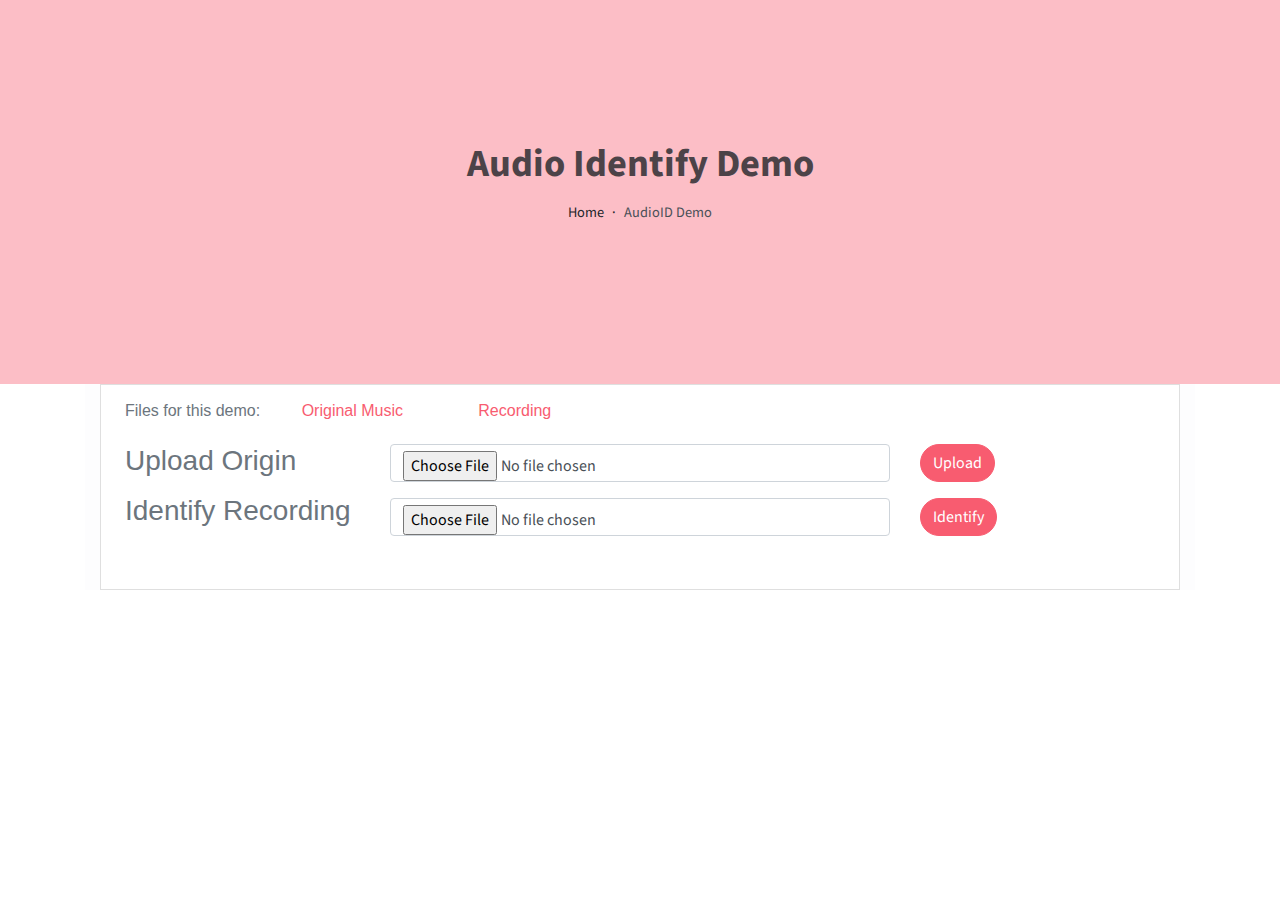
<file: audioid-demo.html>
<!DOCTYPE html>
<html lang="en">
<head>
   <meta charset="utf-8">
   <meta name="viewport" content="width=device-width, initial-scale=1, shrink-to-fit=no">
   <meta name="description" content="AudioID Demo">
   <meta name="author" content="Mengyu">
   <title>AudioID Demo</title>
   <link rel="icon" href="assets/imgs/favicon.png" type="image/png">
   <!-- font icons -->
   <link rel="stylesheet" href="assets/vendors/themify-icons/css/themify-icons.css">
   <!-- Bootstrap + Steller  -->
   <link rel="stylesheet" href="assets/css/johndoe.css">
</head>
<body>

   <!-- Page Header -->
   <header class="header header-mini"> 
      <div class="header-title">Audio Identify Demo</div> 
      <nav aria-label="breadcrumb">
         <ol class="breadcrumb">
            <li class="breadcrumb-item"><a href="/">Home</a></li>
            <li class="breadcrumb-item active" aria-current="page">AudioID Demo</li>
         </ol>
      </nav>
   </header> <!-- End Of Page Header -->

   <!-- main content -->
   <div class="container mb-5">
      <section class="section bg-custom-gray" id="projects">
         <div class="col-md-12 col-sm-6 mb-5">
            <div class="card mb-5">
               <div class="card-body px-4 py-3">

                  <!-- <div class="row mb-3">
                     <div class="col-md-3">
                        <div class="form-group">
                           <h4>Service Offline</h4>
                        </div>
                     </div>
                     <div class="col-md-3">
                        <div class="form-group">
                           <button class="btn btn-primary btn-rounded" id="Start Service">Start Service</button>
                        </div>
                     </div>
                  </div> -->
                  
                  <div class="row">
                        <div class="col-2">
                           <h6>Files for this demo:</h6>
                        </div>
                        <div class="col-2">
                           <a href="https://drive.google.com/file/d/1WLeKwrMdeyQDXSJTgw2ZOq1iCVqwFXP-/view?usp=share_link" download="Lady A - Need You Now (iTunes Session).mp3"><h6>Original Music</h6></a>
                        </div>
                        <div class="col-2">
                           <a href="https://drive.google.com/file/d/1la-csYlpUj-aXH_eJ6wbIb_qgSDFVw33/view?usp=share_link" download="Recording-1.mp3"><h6>Recording</h6></a>
                        </div>
                  </div>
                  
                  
                  <div class="row mt-3">
                        <div class="col-md-3">
                           <div class="form-group">
                              <h3>Upload Origin</h3>
                           </div>
                           <div class="form-group">
                              <h3>Identify Recording</h3>
                           </div>
                        </div>
                        <div class="col-md-6">
                           <div class="form-group">
                              <input class="form-control" id="shazam_add_input" type="file">
                           </div>
                           <div class="form-group">
                              <input class="form-control" id="shazam_idty_input" type="file">
                           </div>
                        </div>
                        <div class="col-md-3">
                           <div class="form-group">
                              <button class="btn btn-primary btn-rounded" id="shazam_add_btn">Upload</button>
                           </div>
                           <div class="form-group">
                              <button class="btn btn-primary btn-rounded" id="shazam_idty_btn">Identify</button>
                           </div>
                        </div>
                        
                        <div class="col-md-12">
                           <!-- <button class="btn btn-primary btn-rounded" id="shazam_test_btn">Test</button> -->
                           <output type="text" id="display"></output>
                           <div id="div_text" style="color:red;"></div>
                        </div>
                  </div>
               </div>
            </div>
         </div>
      </section>





   
   <!-- core  -->
   <script src="assets/vendors/jquery/jquery-3.4.1.js"></script>
   <script src="assets/vendors/bootstrap/bootstrap.bundle.js"></script>

</body>
</html>
</file>
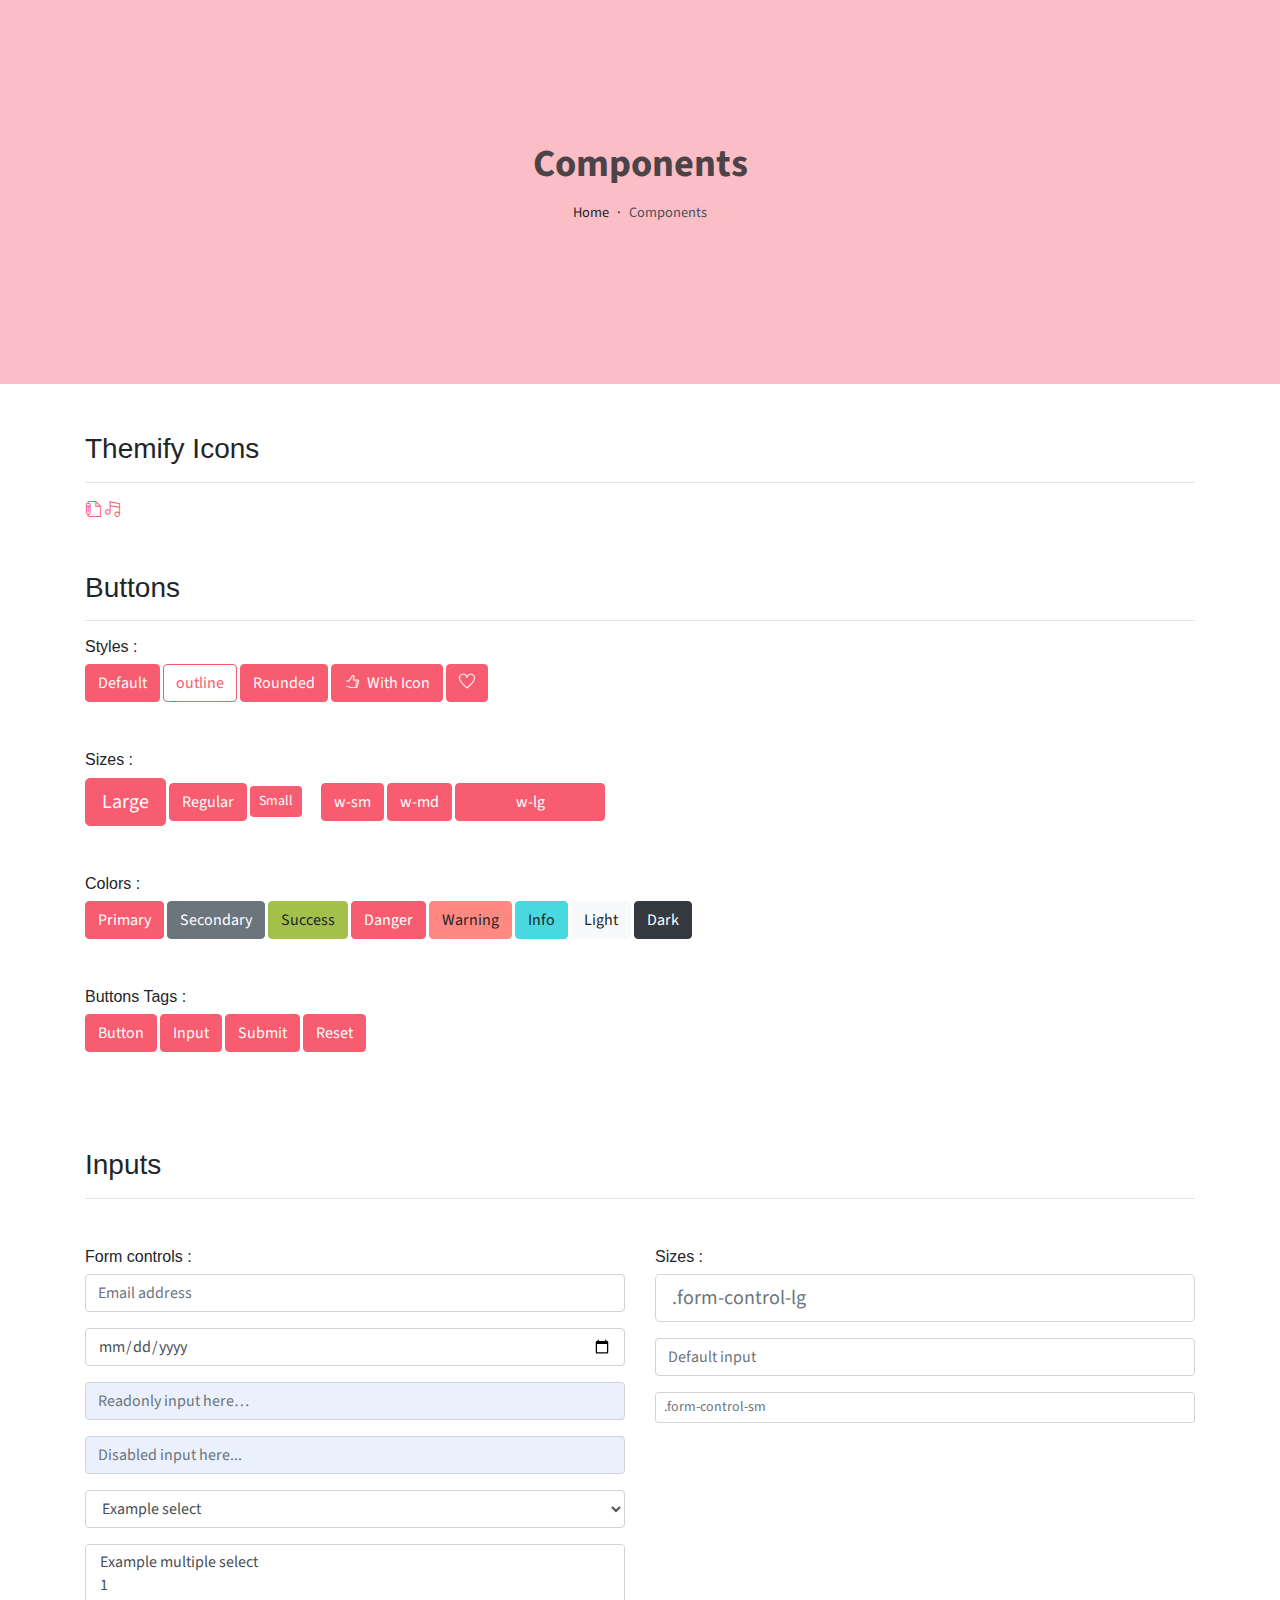
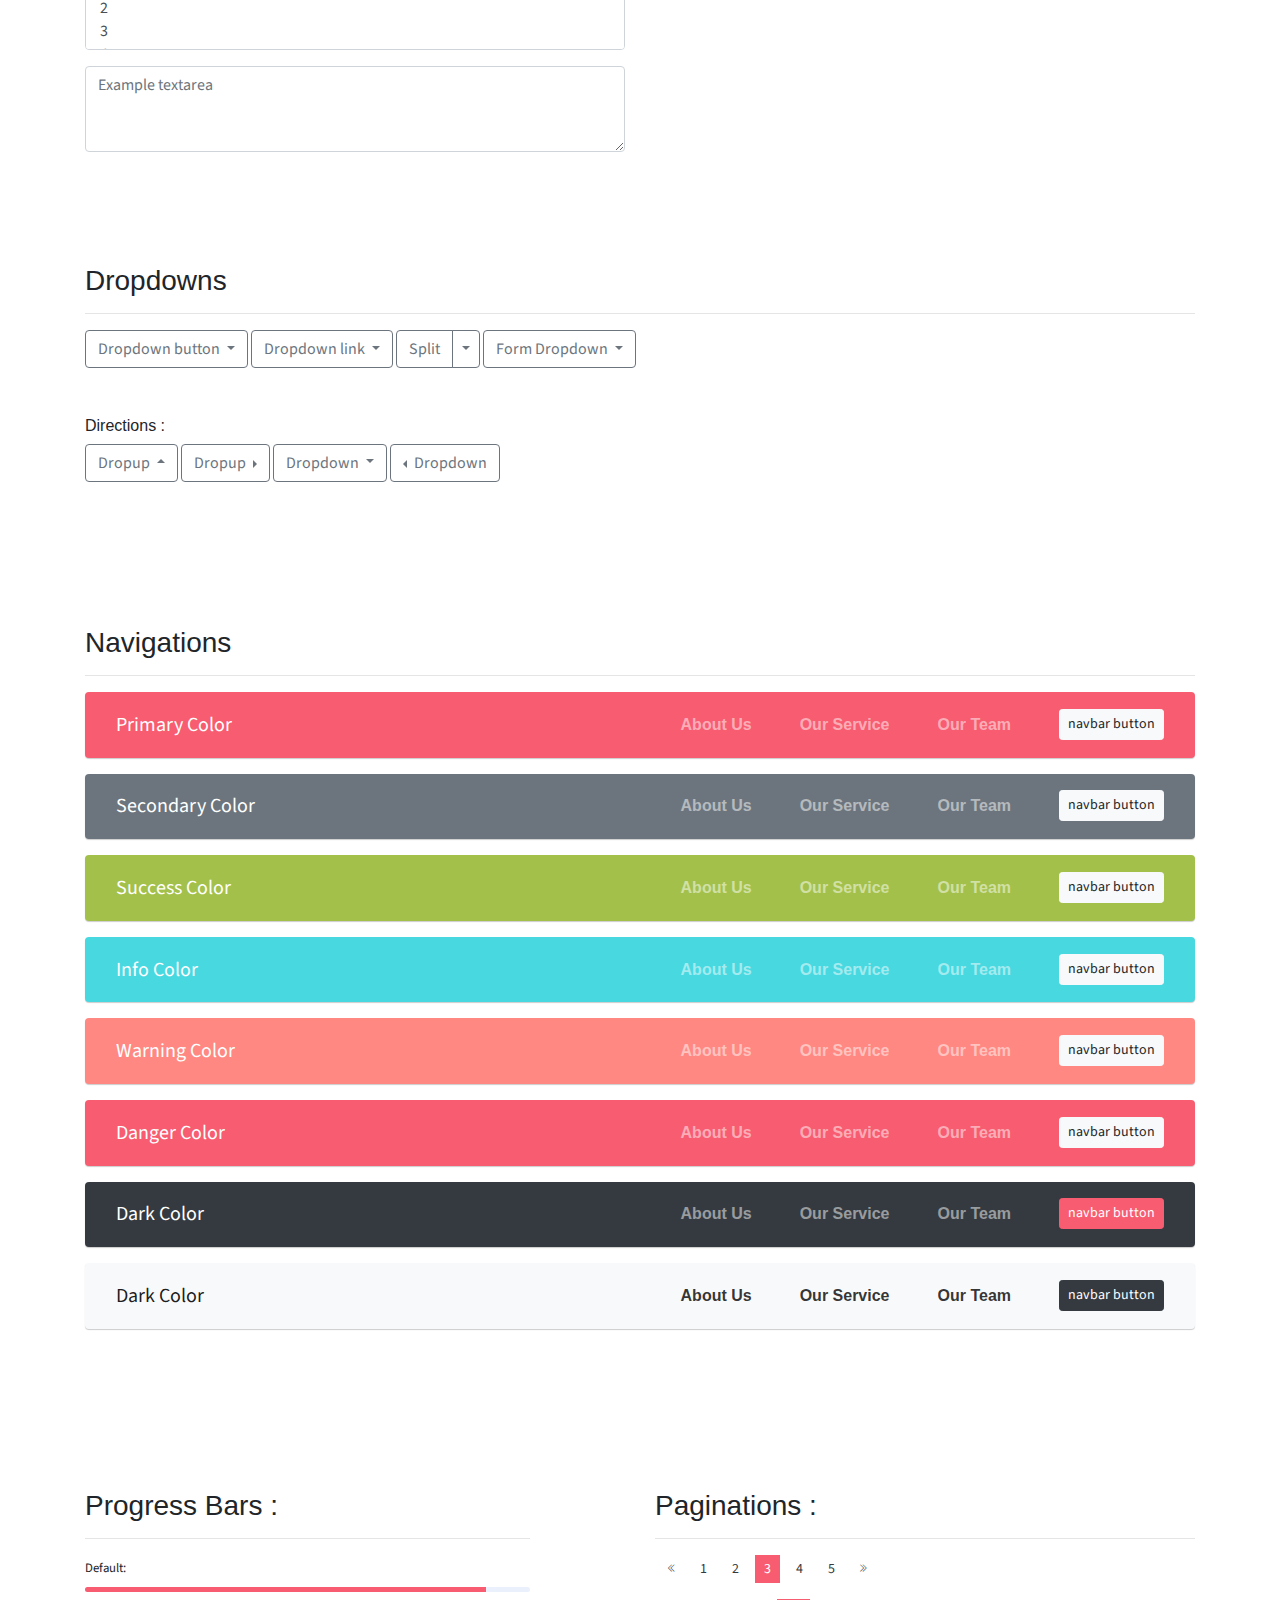
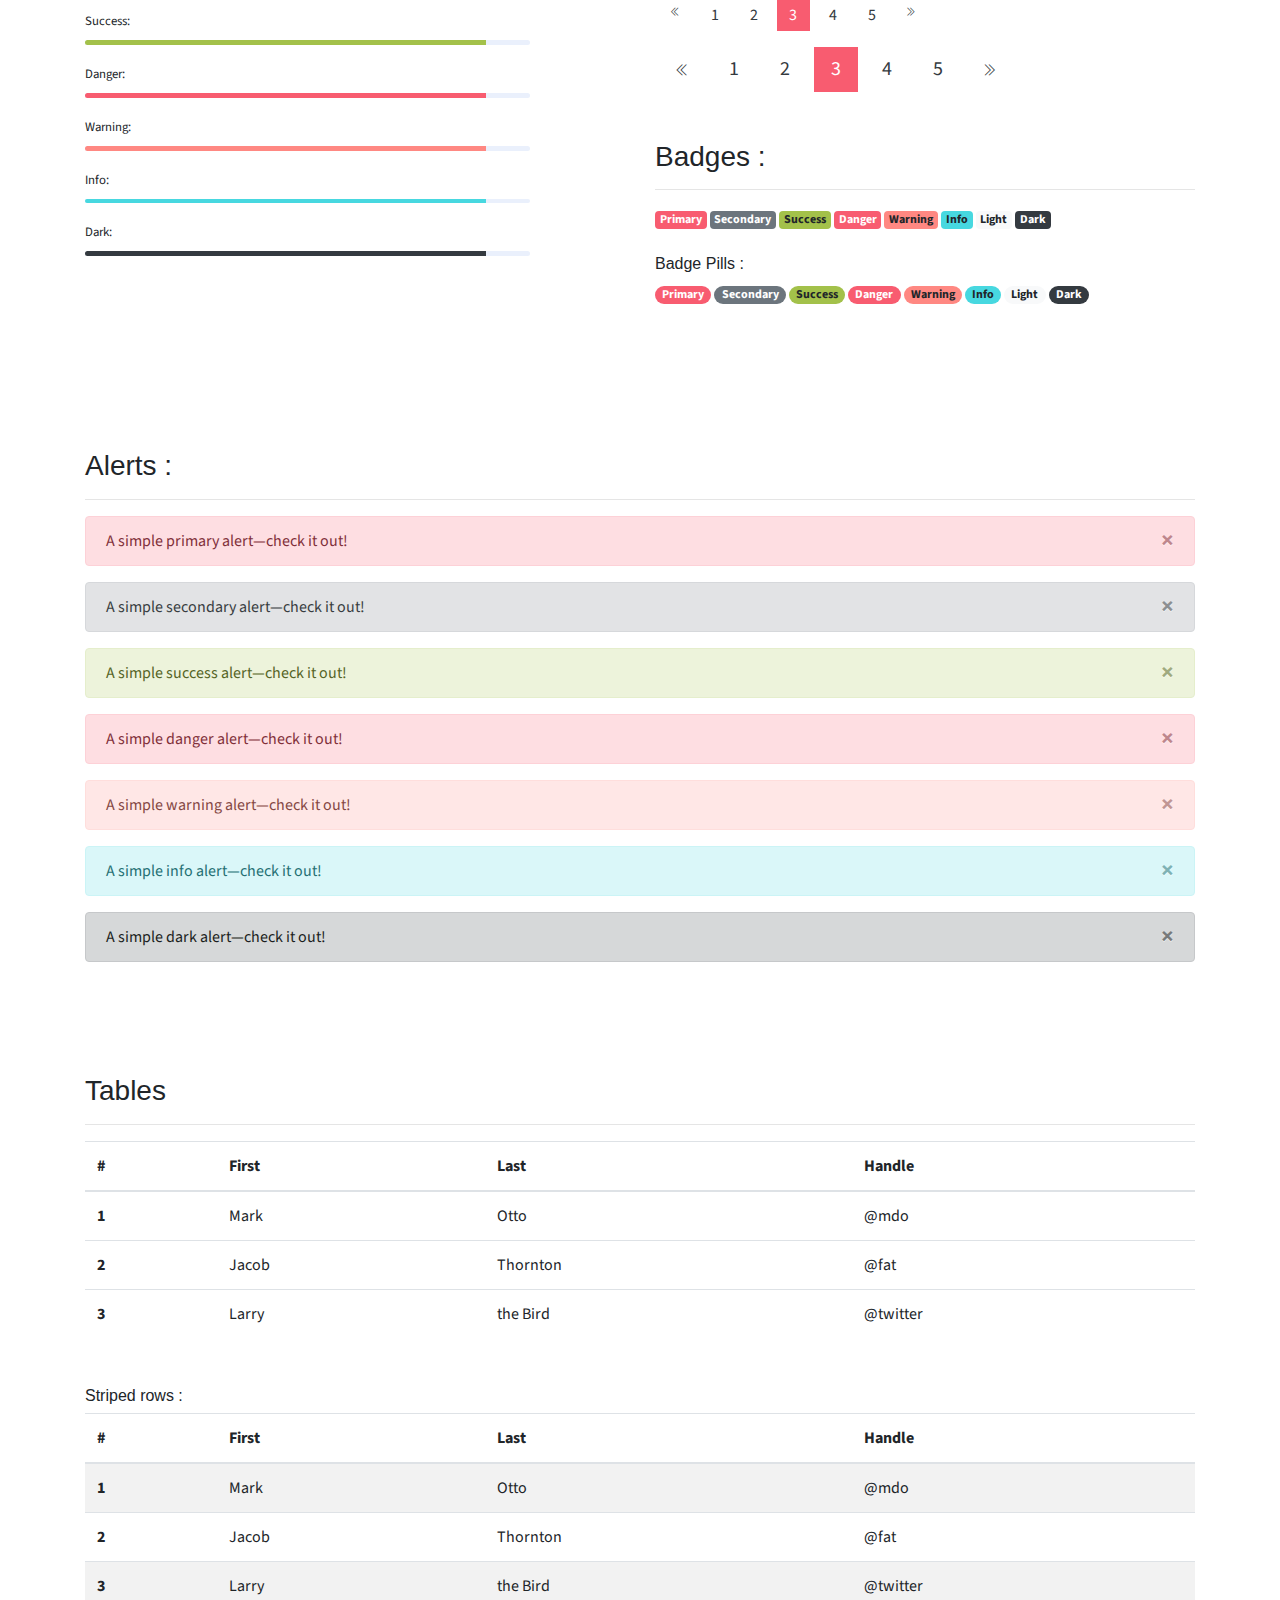
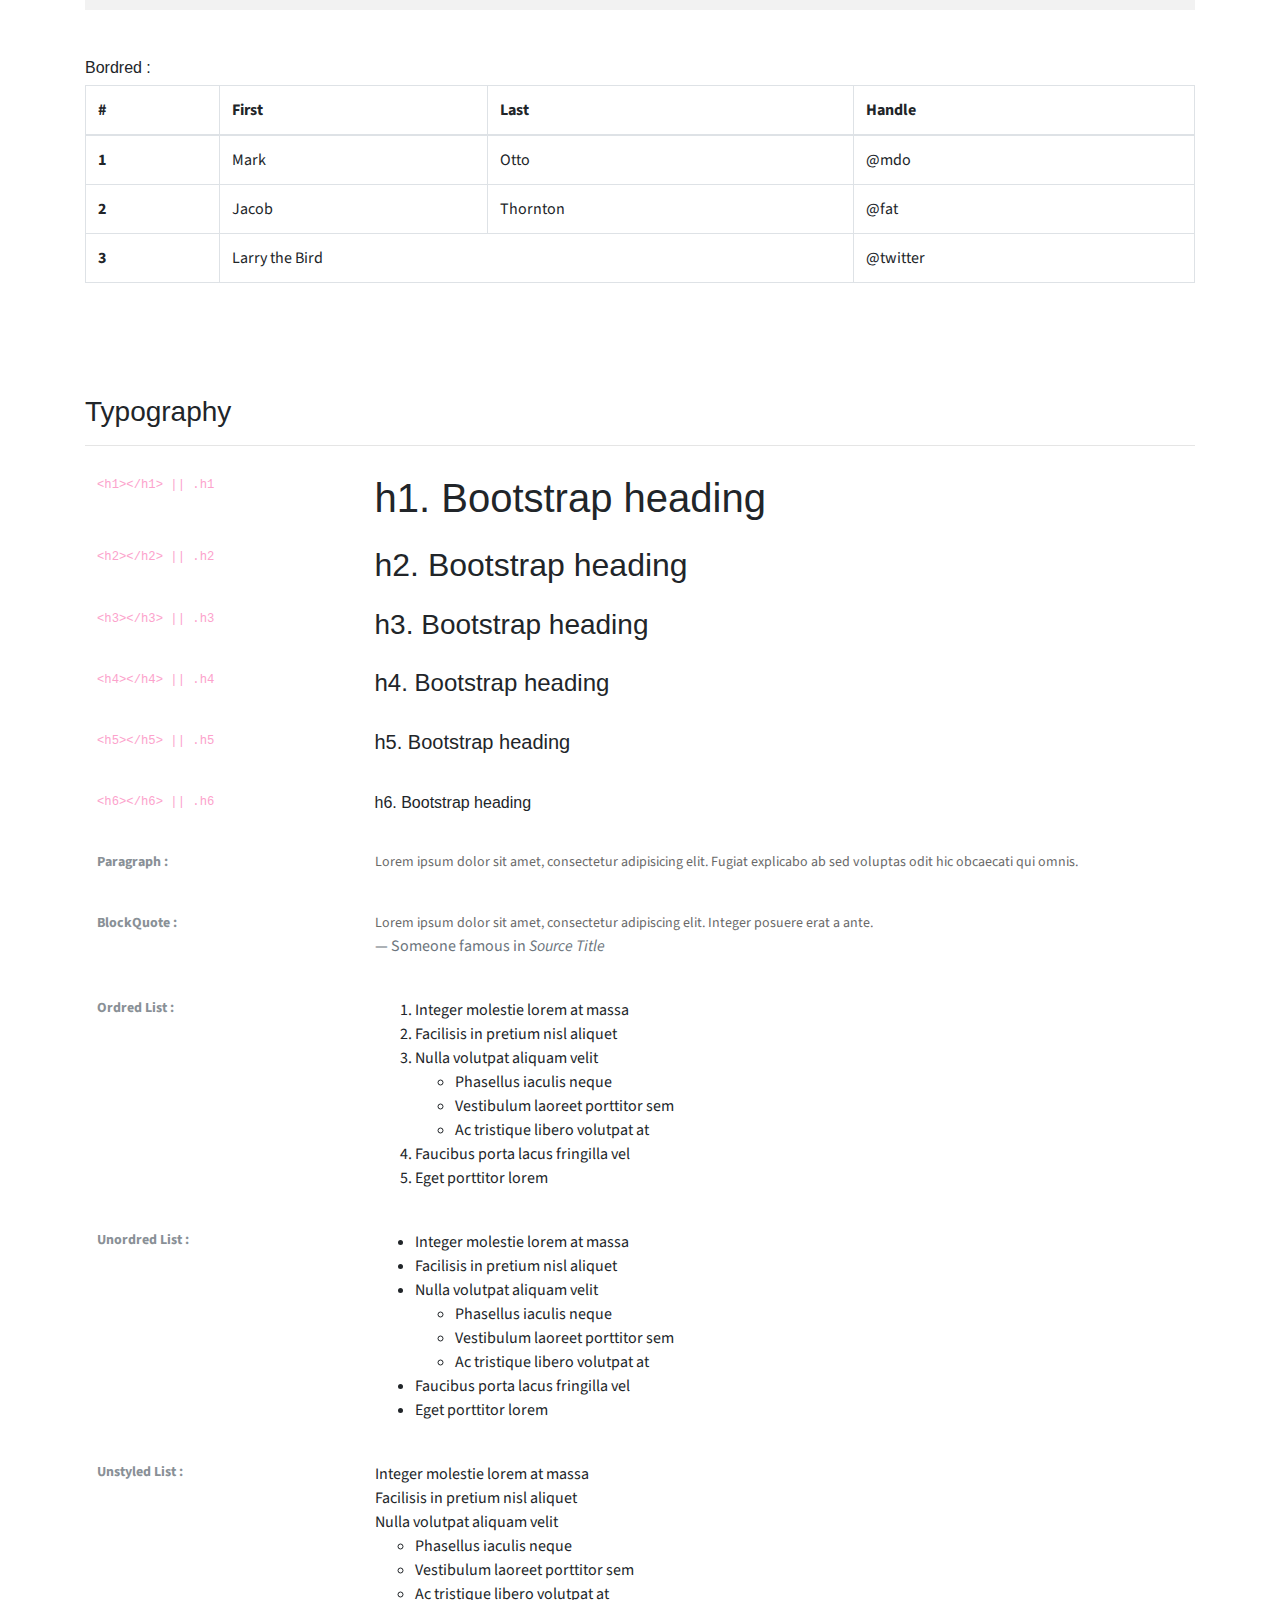
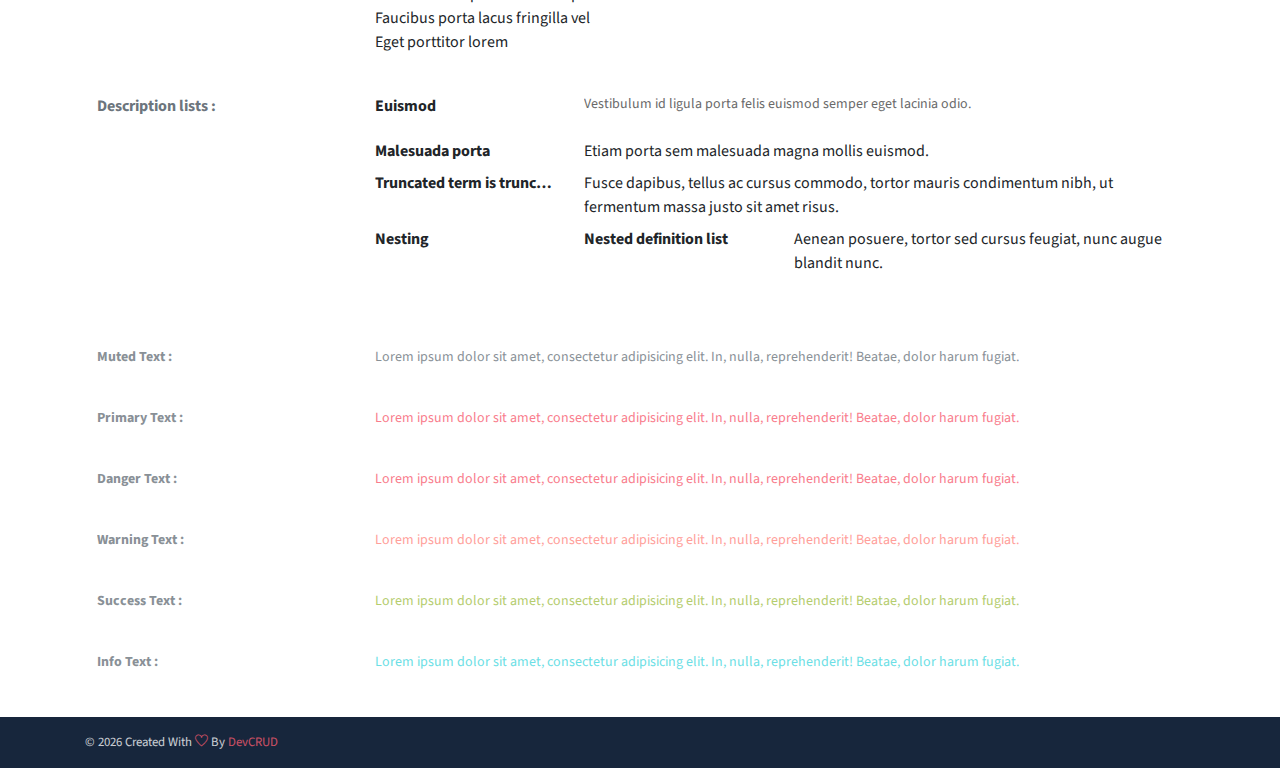
<file: components.html>
<!DOCTYPE html>
<html lang="en">
<head>
   <meta charset="utf-8">
   <meta name="viewport" content="width=device-width, initial-scale=1, shrink-to-fit=no">
   <meta name="description" content="Start your development with JohnDoe landing page.">
   <meta name="author" content="Devcrud">
   <title>JohnDoe Landing page | Components</title>
   <link rel="icon" href="assets/imgs/favicon.png" type="image/png">
   <!-- font icons -->
   <link rel="stylesheet" href="assets/vendors/themify-icons/css/themify-icons.css">
   <!-- Bootstrap + Steller  -->
   <link rel="stylesheet" href="assets/css/johndoe.css">
</head>
<body>

   <!-- Page Header -->
   <header class="header header-mini"> 
      <div class="header-title">Components</div> 
      <nav aria-label="breadcrumb">
         <ol class="breadcrumb">
            <li class="breadcrumb-item"><a href="/">Home</a></li>
            <li class="breadcrumb-item active" aria-current="page">Components</li>
         </ol>
      </nav>
   </header> <!-- End Of Page Header -->

   <!-- main content -->
   <div class="container">


      <!-- Themify -->
      <h3 class="mt-5">Themify Icons</h3>
      <hr>
      <i class="ti-write text-danger" aria-hidden="true"></i>
      <i class="ti-music-alt text-danger" aria-hidden="true"></i>

      <!-- Buttons -->
      <h3 class="mt-5">Buttons</h3>
      <hr>
      <h6 class="section-secondary-title">Styles :</h6>
      <button class="btn btn-primary">Default</button>
      <button class="btn btn-outline-primary">outline</button>
      <button class="btn btn-primary rounded">Rounded</button>
      <button class="btn btn-primary rounded"><i class="ti-thumb-up pr-1"></i> With Icon</button>
      <button class="btn btn-primary circle"><i class="ti-heart"></i></button>

      <h6 class="section-secondary-title mt-5">Sizes :</h6>
      <button class="btn btn-primary btn-lg">Large</button>
      <button class="btn btn-primary ">Regular</button>
      <button class="btn btn-primary btn-sm">Small</button>
      <button class="btn btn-primary w-sm ml-3">w-sm</button>
      <button class="btn btn-primary w-md">w-md</button>
      <button class="btn btn-primary w-lg">w-lg</button>

      <h6 class="section-secondary-title mt-5">Colors :</h6>          
      <button type="button" class="btn btn-primary">Primary</button>
      <button type="button" class="btn btn-secondary">Secondary</button>
      <button type="button" class="btn btn-success">Success</button>
      <button type="button" class="btn btn-danger">Danger</button>
      <button type="button" class="btn btn-warning">Warning</button>
      <button type="button" class="btn btn-info">Info</button>
      <button type="button" class="btn btn-light">Light</button>
      <button type="button" class="btn btn-dark">Dark</button>

      <h6 class="section-secondary-title mt-5">Buttons Tags :</h6>
      <button class="btn btn-primary" type="submit">Button</button>
      <input class="btn btn-primary" type="button" value="Input">
      <input class="btn btn-primary" type="submit" value="Submit">
      <input class="btn btn-primary" type="reset" value="Reset">
      
      <!-- devider -->
      <div class="py-5"></div>

      <!-- Inputs -->
      <h3>Inputs</h3>
      <hr>
      <div class="row mt-5">
         <div class="col-md-6">
            <h6 class="section-secondary-title">Form controls :</h6>        
            <div class="form-group">
               <input type="email" class="form-control" id="exampleFormControlInput1" placeholder="Email address">
            </div>
            <div class="form-group">
               <input type="date" class="form-control" id="exampleFormControlInput1" placeholder="Date">
            </div>
            <div class="form-group">
               <input class="form-control" type="text" placeholder="Readonly input here…" readonly>
            </div>
            <div class="form-group">
               <input class="form-control" id="disabledInput" type="text" placeholder="Disabled input here..." disabled>
            </div>
            <div class="form-group">
               <select class="form-control" id="exampleFormControlSelect1">
                  <option>Example select</option>
                  <option>1</option>
                  <option>2</option>
                  <option>3</option>
                  <option>4</option>
                  <option>5</option>
               </select>
            </div>
            <div class="form-group">
               <select multiple class="form-control" id="exampleFormControlSelect2">
                  <option>Example multiple select</option>
                  <option>1</option>
                  <option>2</option>
                  <option>3</option>
                  <option>4</option>
                  <option>5</option>
               </select>
            </div>
            <div class="form-group">
               <textarea class="form-control" id="exampleFormControlTextarea1" rows="3" placeholder="Example textarea"></textarea>
            </div>
         </div>
         <div class="col-md-6">
            <h6 class="section-secondary-title">Sizes :</h6>    
            <div class="form-group">
               <input class="form-control form-control-lg" type="text" placeholder=".form-control-lg">             
            </div>
            <div class="form-group">
               <input class="form-control" type="text" placeholder="Default input">
            </div>
            <div class="form-group">
               <input class="form-control form-control-sm" type="text" placeholder=".form-control-sm"> 
            </div>
         </div>
      </div> <!-- end of inputs -->   

      <!-- devider -->
      <div class="py-5"></div>             

      <!-- Dropdowns -->
      <h3 class="components-section-title font-weight-normal">Dropdowns</h3>
      <hr>
      <div class="dropdown d-inline-block">
         <button class="btn btn-outline-secondary dropdown-toggle" type="button" id="dropdownMenuButton" data-toggle="dropdown" aria-haspopup="true" aria-expanded="false">
         Dropdown button
         </button>
         <div class="dropdown-menu" aria-labelledby="dropdownMenuButton">
         <a class="dropdown-item" href="#">Action</a>
         <a class="dropdown-item" href="#">Another action</a>
         <a class="dropdown-item" href="#">Something else here</a>
         </div>
      </div>
      <div class="dropdown d-inline-block">
         <a class="btn btn-outline-secondary dropdown-toggle" href="#" role="button" id="dropdownMenuLink" data-toggle="dropdown" aria-haspopup="true" aria-expanded="false">
            Dropdown link
         </a>
         <div class="dropdown-menu" aria-labelledby="dropdownMenuLink">
            <a class="dropdown-item" href="#">Action</a>
            <a class="dropdown-item" href="#">Another action</a>
            <a class="dropdown-item" href="#">Something else here</a>
         </div>
      </div>
      <div class="btn-group">
         <button type="button" class="btn btn-outline-secondary">Split</button>
         <button type="button" class="btn btn-outline-secondary dropdown-toggle dropdown-toggle-split" data-toggle="dropdown" aria-haspopup="true" aria-expanded="false">
         <span class="sr-only">Toggle Dropdown</span>
         </button>
         <div class="dropdown-menu">
            <a class="dropdown-item" href="#">Action</a>
            <a class="dropdown-item" href="#">Another action</a>
            <a class="dropdown-item" href="#">Something else here</a>
            <div class="dropdown-divider"></div>
            <a class="dropdown-item" href="#">Separated link</a>
         </div>
      </div>
      <div class="btn-group">
         <button class="btn btn-outline-secondary dropdown-toggle" type="button" id="dropdownMenuButton" data-toggle="dropdown" aria-haspopup="true" aria-expanded="false">
            Form Dropdown
         </button>
         <div class="dropdown-menu form">
            <form class="px-4 py-3">
               <div class="form-group">
                  <input type="email" class="form-control" id="exampleDropdownFormEmail1" placeholder="email@example.com">
               </div>
               <div class="form-group">
                  <input type="password" class="form-control" id="exampleDropdownFormPassword1" placeholder="Password">
               </div>
               <div class="form-check mb-3">
                  <input type="checkbox" class="form-check-input" id="dropdownCheck">
                  <label class="form-check-label" for="dropdownCheck">
                     Remember me
                  </label>
               </div>
               <button type="submit" class="btn btn-primary btn-block">Sign in</button>
            </form>
            <div class="dropdown-divider"></div>
            <a class="dropdown-item" href="#"><small>New around here? Sign up</small></a>
            <a class="dropdown-item" href="#"><small>Forgot password?</small></a>
         </div>
      </div>       
      <h6 class="section-secondary-title mt-5">Directions :</h6>  
      <div class="btn-group dropup">
         <button type="button" class="btn btn-outline-secondary dropdown-toggle" data-toggle="dropdown" aria-haspopup="true" aria-expanded="false">
            Dropup
         </button>
         <div class="dropdown-menu">
            <a class="dropdown-item" href="#">Action</a>
            <a class="dropdown-item" href="#">Another action</a>
            <a class="dropdown-item" href="#">Something else here</a>
            <div class="dropdown-divider"></div>
            <a class="dropdown-item" href="#">Separated link</a>
         </div>
      </div>
      <div class="btn-group dropright">
         <button type="button" class="btn btn-outline-secondary dropdown-toggle" data-toggle="dropdown" aria-haspopup="true" aria-expanded="false">
            Dropup
         </button>
         <div class="dropdown-menu">
            <a class="dropdown-item" href="#">Action</a>
            <a class="dropdown-item" href="#">Another action</a>
            <a class="dropdown-item" href="#">Something else here</a>
            <div class="dropdown-divider"></div>
            <a class="dropdown-item" href="#">Separated link</a>
         </div>
      </div>
      <div class="btn-group">
         <button type="button" class="btn btn-outline-secondary dropdown-toggle" data-toggle="dropdown" aria-haspopup="true" aria-expanded="false">
            Dropdown
         </button>
         <div class="dropdown-menu">
            <a class="dropdown-item" href="#">Action</a>
            <a class="dropdown-item" href="#">Another action</a>
            <a class="dropdown-item" href="#">Something else here</a>
            <div class="dropdown-divider"></div>
            <a class="dropdown-item" href="#">Separated link</a>
         </div>
      </div>
      <div class="btn-group dropleft">
         <button type="button" class="btn btn-outline-secondary dropdown-toggle" data-toggle="dropdown" aria-haspopup="true" aria-expanded="false">
            Dropdown
         </button>
         <div class="dropdown-menu">
            <a class="dropdown-item" href="#">Action</a>
            <a class="dropdown-item" href="#">Another action</a>
            <a class="dropdown-item" href="#">Something else here</a>
            <div class="dropdown-divider"></div>
            <a class="dropdown-item" href="#">Separated link</a>
         </div>
      </div> <!-- end of Dropdowns -->  

      <!-- devider -->
      <div class="py-5"></div>   

      <!-- navbars -->
      <h3 class="components-section-title font-weight-normal mt-5">Navigations</h3>
      <hr>
      <nav class="navbar navbar-expand-sm navbar-dark bg-primary rounded shadow mb-3">
         <div class="container">
            <a class="navbar-brand" href="#">Primary Color</a>
            <button class="navbar-toggler ml-auto" type="button" data-toggle="collapse" data-target="#navbarSupportedContent" aria-controls="navbarSupportedContent" aria-expanded="false" aria-label="Toggle navigation">
            <span class="navbar-toggler-icon"></span>
            </button>
            <div class="collapse navbar-collapse" id="navbarSupportedContent">
               <ul class="navbar-nav ml-auto"> 
                  <li class="nav-item">
                     <a class="nav-link" href="#about">About Us</a>
                  </li>
                  <li class="nav-item">
                     <a class="nav-link" href="#service">Our Service</a>
                  </li>
                  <li class="nav-item">
                     <a class="nav-link" href="#team">Our Team</a>
                  </li>
                  <li class="nav-item">
                     <a href="#book-table" class="ml-4 mt-1 btn btn-light btn-sm">navbar button</a>
                  </li>
               </ul>                       
            </div>
         </div>
      </nav>
      <nav class="navbar navbar-expand-sm navbar-dark bg-secondary rounded shadow mb-3">
         <div class="container">
            <a class="navbar-brand" href="#">Secondary Color</a>
            <button class="navbar-toggler ml-auto" type="button" data-toggle="collapse" data-target="#navbarSupportedContent" aria-controls="navbarSupportedContent" aria-expanded="false" aria-label="Toggle navigation">
            <span class="navbar-toggler-icon"></span>
            </button>
            <div class="collapse navbar-collapse" id="navbarSupportedContent">
               <ul class="navbar-nav ml-auto"> 
                  <li class="nav-item">
                     <a class="nav-link" href="#about">About Us</a>
                  </li>
                  <li class="nav-item">
                     <a class="nav-link" href="#service">Our Service</a>
                  </li>
                  <li class="nav-item">
                     <a class="nav-link" href="#team">Our Team</a>
                  </li>
                  <li class="nav-item">
                     <a href="#book-table" class="ml-4 mt-1 btn btn-light btn-sm">navbar button</a>
                  </li>
               </ul>                       
            </div>
         </div>
      </nav>
      <nav class="navbar navbar-expand-sm navbar-dark bg-success rounded shadow mb-3">
         <div class="container">
            <a class="navbar-brand" href="#">Success Color</a>
            <button class="navbar-toggler ml-auto" type="button" data-toggle="collapse" data-target="#navbarSupportedContent" aria-controls="navbarSupportedContent" aria-expanded="false" aria-label="Toggle navigation">
            <span class="navbar-toggler-icon"></span>
            </button>
            <div class="collapse navbar-collapse" id="navbarSupportedContent">
               <ul class="navbar-nav ml-auto"> 
                  <li class="nav-item">
                     <a class="nav-link" href="#about">About Us</a>
                  </li>
                  <li class="nav-item">
                     <a class="nav-link" href="#service">Our Service</a>
                  </li>
                  <li class="nav-item">
                     <a class="nav-link" href="#team">Our Team</a>
                  </li>
                  <li class="nav-item">
                     <a href="#book-table" class="ml-4 mt-1 btn btn-light btn-sm">navbar button</a>
                  </li>
               </ul>                       
            </div>
         </div>
      </nav>
      <nav class="navbar navbar-expand-sm navbar-dark bg-info rounded shadow mb-3">
         <div class="container">
            <a class="navbar-brand" href="#">Info Color</a>
            <button class="navbar-toggler ml-auto" type="button" data-toggle="collapse" data-target="#navbarSupportedContent" aria-controls="navbarSupportedContent" aria-expanded="false" aria-label="Toggle navigation">
            <span class="navbar-toggler-icon"></span>
            </button>
            <div class="collapse navbar-collapse" id="navbarSupportedContent">
               <ul class="navbar-nav ml-auto"> 
                  <li class="nav-item">
                     <a class="nav-link" href="#about">About Us</a>
                  </li>
                  <li class="nav-item">
                     <a class="nav-link" href="#service">Our Service</a>
                  </li>
                  <li class="nav-item">
                     <a class="nav-link" href="#team">Our Team</a>
                  </li>
                  <li class="nav-item">
                     <a href="#book-table" class="ml-4 mt-1 btn btn-light btn-sm">navbar button</a>
                  </li>
               </ul>                       
            </div>
         </div>
      </nav>
      <nav class="navbar navbar-expand-sm navbar-dark bg-warning rounded shadow mb-3">
         <div class="container">
            <a class="navbar-brand" href="#">Warning Color</a>
            <button class="navbar-toggler ml-auto" type="button" data-toggle="collapse" data-target="#navbarSupportedContent" aria-controls="navbarSupportedContent" aria-expanded="false" aria-label="Toggle navigation">
            <span class="navbar-toggler-icon"></span>
            </button>
            <div class="collapse navbar-collapse" id="navbarSupportedContent">
               <ul class="navbar-nav ml-auto"> 
                  <li class="nav-item">
                     <a class="nav-link" href="#about">About Us</a>
                  </li>
                  <li class="nav-item">
                     <a class="nav-link" href="#service">Our Service</a>
                  </li>
                  <li class="nav-item">
                     <a class="nav-link" href="#team">Our Team</a>
                  </li>
                  <li class="nav-item">
                     <a href="#book-table" class="ml-4 mt-1 btn btn-light btn-sm">navbar button</a>
                  </li>
               </ul>                       
            </div>
         </div>
      </nav>
      <nav class="navbar navbar-expand-sm navbar-dark bg-danger rounded shadow mb-3">
         <div class="container">
            <a class="navbar-brand" href="#">Danger Color</a>
            <button class="navbar-toggler ml-auto" type="button" data-toggle="collapse" data-target="#navbarSupportedContent" aria-controls="navbarSupportedContent" aria-expanded="false" aria-label="Toggle navigation">
            <span class="navbar-toggler-icon"></span>
            </button>
            <div class="collapse navbar-collapse" id="navbarSupportedContent">
               <ul class="navbar-nav ml-auto"> 
                  <li class="nav-item">
                     <a class="nav-link" href="#about">About Us</a>
                  </li>
                  <li class="nav-item">
                     <a class="nav-link" href="#service">Our Service</a>
                  </li>
                  <li class="nav-item">
                     <a class="nav-link" href="#team">Our Team</a>
                  </li>
                  <li class="nav-item">
                     <a href="#book-table" class="ml-4 mt-1 btn btn-light btn-sm">navbar button</a>
                  </li>
               </ul>                       
            </div>
         </div>
      </nav>
      <nav class="navbar navbar-expand-sm navbar-dark bg-dark rounded shadow mb-3">
         <div class="container">
            <a class="navbar-brand" href="#">Dark Color</a>
            <button class="navbar-toggler ml-auto" type="button" data-toggle="collapse" data-target="#navbarSupportedContent" aria-controls="navbarSupportedContent" aria-expanded="false" aria-label="Toggle navigation">
            <span class="navbar-toggler-icon"></span>
            </button>
            <div class="collapse navbar-collapse" id="navbarSupportedContent">
               <ul class="navbar-nav ml-auto"> 
                  <li class="nav-item">
                     <a class="nav-link" href="#about">About Us</a>
                  </li>
                  <li class="nav-item">
                     <a class="nav-link" href="#service">Our Service</a>
                  </li>
                  <li class="nav-item">
                     <a class="nav-link" href="#team">Our Team</a>
                  </li>
                  <li class="nav-item">
                     <a href="#book-table" class="ml-4 mt-1 btn btn-primary btn-sm">navbar button</a>
                  </li>
               </ul>                       
            </div>
         </div>
      </nav>
      <nav class="navbar navbar-expand-sm navbar-light bg-light rounded shadow mb-3">
         <div class="container">
            <a class="navbar-brand" href="#">Dark Color</a>
            <button class="navbar-toggler ml-auto" type="button" data-toggle="collapse" data-target="#navbarSupportedContent" aria-controls="navbarSupportedContent" aria-expanded="false" aria-label="Toggle navigation">
            <span class="navbar-toggler-icon"></span>
            </button>
            <div class="collapse navbar-collapse" id="navbarSupportedContent">
               <ul class="navbar-nav ml-auto"> 
                  <li class="nav-item">
                     <a class="nav-link" href="#about">About Us</a>
                  </li>
                  <li class="nav-item">
                     <a class="nav-link" href="#service">Our Service</a>
                  </li>
                  <li class="nav-item">
                     <a class="nav-link" href="#team">Our Team</a>
                  </li>
                  <li class="nav-item">
                     <a href="#book-table" class="ml-4 mt-1 btn btn-dark btn-sm">navbar button</a>
                  </li>
               </ul>                       
            </div>
         </div>
      </nav>
      <!-- End of navbars -->

      <!-- devider -->
      <div class="py-5"></div>   
      
      <!-- progress bars -->
      <div class="row justify-content-between">
         <div class="col-md-5">
            <h3 class="components-section-title font-weight-normal mt-5">Progress Bars :</h3>
            <hr>
            <small>Default: </small>
            <div class="progress mt-2 mb-3">
               <div class="progress-bar" role="progressbar" style="width: 90%" aria-valuenow="25" aria-valuemin="0" aria-valuemax="100"></div>
            </div>
            <small>Success:</small>
            <div class="progress mt-2 mb-3">
               <div class="progress-bar bg-success" role="progressbar" style="width: 90%" aria-valuenow="25" aria-valuemin="0" aria-valuemax="100"></div>
            </div>
            <small>Danger:</small>
            <div class="progress mt-2 mb-3">
               <div class="progress-bar bg-danger" role="progressbar" style="width: 90%" aria-valuenow="25" aria-valuemin="0" aria-valuemax="100"></div>
            </div>
            <small>Warning:</small>
            <div class="progress mt-2 mb-3">
               <div class="progress-bar bg-warning" role="progressbar" style="width: 90%" aria-valuenow="25" aria-valuemin="0" aria-valuemax="100"></div>
            </div>
            <small>Info:</small>
            <div class="progress mt-2 mb-3">
               <div class="progress-bar bg-info" role="progressbar" style="width: 90%" aria-valuenow="25" aria-valuemin="0" aria-valuemax="100"></div>
            </div>
            <small>Dark:</small>
            <div class="progress mt-2 mb-3">
               <div class="progress-bar bg-dark" role="progressbar" style="width: 90%" aria-valuenow="25" aria-valuemin="0" aria-valuemax="100"></div>
            </div>
         </div>
         <div class="col-md-6">
            <h3 class="components-section-title font-weight-normal mt-5">Paginations :</h3>
            <hr>
            <nav aria-label="Page navigation example">
               <ul class="pagination pagination-sm">
                  <li class="page-item"><a class="page-link" href="#"><i class="ti-angle-double-left"></i></a></li>
                  <li class="page-item"><a class="page-link" href="#">1</a></li>
                  <li class="page-item"><a class="page-link" href="#">2</a></li>
                  <li class="page-item active"><a class="page-link" href="#">3</a></li>
                  <li class="page-item"><a class="page-link" href="#">4</a></li>
                  <li class="page-item"><a class="page-link" href="#">5</a></li>
                  <li class="page-item"><a class="page-link" href="#"><i class="ti-angle-double-right"></i></a></li>
               </ul>
            </nav>
            <nav aria-label="Page navigation example">
               <ul class="pagination">
               <li class="page-item"><a class="page-link" href="#"><i class="ti-angle-double-left"></i></a></li>
                  <li class="page-item"><a class="page-link" href="#">1</a></li>
                  <li class="page-item"><a class="page-link" href="#">2</a></li>
                  <li class="page-item active"><a class="page-link" href="#">3</a></li>
                  <li class="page-item"><a class="page-link" href="#">4</a></li>
                  <li class="page-item"><a class="page-link" href="#">5</a></li>
                  <li class="page-item"><a class="page-link" href="#"><i class="ti-angle-double-right"></i></a></li>
               </ul>
            </nav>
            <nav aria-label="Page navigation example">
               <ul class="pagination pagination-lg">
                  <li class="page-item"><a class="page-link" href="#"><i class="ti-angle-double-left"></i></a></li>
                  <li class="page-item"><a class="page-link" href="#">1</a></li>
                  <li class="page-item"><a class="page-link" href="#">2</a></li>
                  <li class="page-item active"><a class="page-link" href="#">3</a></li>
                  <li class="page-item"><a class="page-link" href="#">4</a></li>
                  <li class="page-item"><a class="page-link" href="#">5</a></li>
                  <li class="page-item"><a class="page-link" href="#"><i class="ti-angle-double-right"></i></a></li>
               </ul>
            </nav>

            <!-- Badges -->
            <h3 class="components-section-title font-weight-normal mt-5">Badges :</h3>
            <hr>
            <span class="badge badge-primary">Primary</span>
            <span class="badge badge-secondary">Secondary</span>
            <span class="badge badge-success">Success</span>
            <span class="badge badge-danger">Danger</span>
            <span class="badge badge-warning">Warning</span>
            <span class="badge badge-info">Info</span>
            <span class="badge badge-light">Light</span>
            <span class="badge badge-dark">Dark</span>
            <h6 class="section-secondary-title mt-4 mb-2">Badge Pills :</h6>
            <span class="badge badge-pill badge-primary">Primary</span>
            <span class="badge badge-pill badge-secondary">Secondary</span>
            <span class="badge badge-pill badge-success">Success</span>
            <span class="badge badge-pill badge-danger">Danger</span>
            <span class="badge badge-pill badge-warning">Warning</span>
            <span class="badge badge-pill badge-info">Info</span>
            <span class="badge badge-pill badge-light">Light</span>
            <span class="badge badge-pill badge-dark">Dark</span>
         </div>
      </div> <!-- End of Progress bars -->

      <!-- devider -->
      <div class="py-5"></div>  

      <!-- Alerts -->
      <h3 class="components-section-title font-weight-normal mt-5">Alerts :</h3>
      <hr>
      <div class="alert alert-primary alert-dismissible fade show" role="alert">
         A simple primary alert—check it out!
         <button type="button" class="close" data-dismiss="alert" aria-label="Close">
            <span aria-hidden="true">&times;</span>
         </button>
      </div>
      <div class="alert alert-secondary alert-dismissible fade show" role="alert">
         A simple secondary alert—check it out!
         <button type="button" class="close" data-dismiss="alert" aria-label="Close">
            <span aria-hidden="true">&times;</span>
         </button>
      </div>
      <div class="alert alert-success alert-dismissible fade show" role="alert">
         A simple success alert—check it out!
         <button type="button" class="close" data-dismiss="alert" aria-label="Close">
            <span aria-hidden="true">&times;</span>
         </button>
      </div>
      <div class="alert alert-danger alert-dismissible fade show" role="alert">
         A simple danger alert—check it out!
         <button type="button" class="close" data-dismiss="alert" aria-label="Close">
            <span aria-hidden="true">&times;</span>
         </button>
      </div>
      <div class="alert alert-warning alert-dismissible fade show" role="alert">
         A simple warning alert—check it out!
         <button type="button" class="close" data-dismiss="alert" aria-label="Close">
            <span aria-hidden="true">&times;</span>
         </button>
      </div>
      <div class="alert alert-info alert-dismissible fade show" role="alert">
         A simple info alert—check it out!
         <button type="button" class="close" data-dismiss="alert" aria-label="Close">
            <span aria-hidden="true">&times;</span>
         </button>
      </div>
      <div class="alert alert-dark alert-dismissible fade show" role="alert">
         A simple dark alert—check it out!
         <button type="button" class="close" data-dismiss="alert" aria-label="Close">
            <span aria-hidden="true">&times;</span>
         </button>
      </div>
      <!-- end of alerts -->

      <!-- devider -->
      <div class="py-5"></div> 
   
      <!-- tables -->
      <h3 class="components-section-title">Tables</h3>
      <hr>
      <table class="table">
         <thead>
            <tr>
               <th scope="col">#</th>
               <th scope="col">First</th>
               <th scope="col">Last</th>
               <th scope="col">Handle</th>
            </tr>
         </thead>
         <tbody>
            <tr>
               <th scope="row">1</th>
               <td>Mark</td>
               <td>Otto</td>
               <td>@mdo</td>
            </tr>
            <tr>
               <th scope="row">2</th>
               <td>Jacob</td>
               <td>Thornton</td>
               <td>@fat</td>
            </tr>
            <tr>
               <th scope="row">3</th>
               <td>Larry</td>
               <td>the Bird</td>
               <td>@twitter</td>
            </tr>
         </tbody>
      </table>

      <h6 class="section-secondary-title mt-5">Striped rows :</h6>
      <table class="table table-striped">
         <thead>
            <tr>
               <th scope="col">#</th>
               <th scope="col">First</th>
               <th scope="col">Last</th>
               <th scope="col">Handle</th>
            </tr>
         </thead>
         <tbody>
            <tr>
               <th scope="row">1</th>
               <td>Mark</td>
               <td>Otto</td>
               <td>@mdo</td>
            </tr>
            <tr>
               <th scope="row">2</th>
               <td>Jacob</td>
               <td>Thornton</td>
               <td>@fat</td>
            </tr>
            <tr>
               <th scope="row">3</th>
               <td>Larry</td>
               <td>the Bird</td>
               <td>@twitter</td>
            </tr>
         </tbody>
      </table>

      <h6 class="section-secondary-title mt-5">Bordred :</h6>
      <table class="table table-bordered">
         <thead>
            <tr>
               <th scope="col">#</th>
               <th scope="col">First</th>
               <th scope="col">Last</th>
               <th scope="col">Handle</th>
            </tr>
         </thead>
         <tbody>
            <tr>
               <th scope="row">1</th>
               <td>Mark</td>
               <td>Otto</td>
               <td>@mdo</td>
            </tr>
            <tr>
               <th scope="row">2</th>
               <td>Jacob</td>
               <td>Thornton</td>
               <td>@fat</td>
            </tr>
            <tr>
               <th scope="row">3</th>
               <td colspan="2">Larry the Bird</td>
               <td>@twitter</td>
            </tr>
         </tbody>
      </table>
      <!-- end of tables -->

      <!-- devider -->
      <div class="py-5"></div> 

      <!-- typography -->
      <h3 class="components-section-title">Typography</h3>
      <hr>
     
      <table class="table table-borderless v-align-center">
         <tbody>
            <tr>
               <td>
                  <p><code class="highlighter-rouge">&lt;h1&gt;&lt;/h1&gt; || .h1</code></p>
               </td>
               <td class="w-75"><span class="h1">h1. Bootstrap heading</span></td>
            </tr>
            <tr>
               <td>
                  <p><code class="highlighter-rouge">&lt;h2&gt;&lt;/h2&gt; || .h2</code></p>
               </td>
               <td><span class="h2">h2. Bootstrap heading</span></td>
            </tr>
            <tr>
               <td>
                  <p><code class="highlighter-rouge">&lt;h3&gt;&lt;/h3&gt; || .h3</code></p>
               </td>
               <td><span class="h3">h3. Bootstrap heading</span></td>
            </tr>
            <tr>
               <td>
                  <p><code class="highlighter-rouge">&lt;h4&gt;&lt;/h4&gt; || .h4</code></p>
               </td>
               <td><span class="h4">h4. Bootstrap heading</span></td>
            </tr>
            <tr>
               <td>
                  <p><code class="highlighter-rouge">&lt;h5&gt;&lt;/h5&gt; || .h5</code></p>
               </td>
               <td><span class="h5">h5. Bootstrap heading</span></td>
            </tr>
            <tr>
               <td>
                  <p><code class="highlighter-rouge">&lt;h6&gt;&lt;/h6&gt; || .h6</code></p>
               </td>
               <td><span class="h6">h6. Bootstrap heading</span></td>
            </tr>
            <tr>
               <td>
                  <p class="font-weight-bold text-muted">Paragraph :</p>
               </td>
               <td><p>Lorem ipsum dolor sit amet, consectetur adipisicing elit. Fugiat explicabo ab sed voluptas odit hic obcaecati qui omnis.</p></td>
            </tr>
            <tr>
               <td>
                  <p class="font-weight-bold text-muted">BlockQuote :</p>
               </td>
               <td>
                  <blockquote class="blockquote">
                     <p class="mb-0">Lorem ipsum dolor sit amet, consectetur adipiscing elit. Integer posuere erat a ante.</p>
                     <footer class="blockquote-footer">Someone famous in <cite title="Source Title">Source Title</cite></footer>
                  </blockquote>
               </td>
            </tr>

            
            <tr>
               <td><p class="font-weight-bold text-muted">Ordred List :</p></td>
               <td>
                  <ol>
                     <li>Integer molestie lorem at massa</li>
                     <li>Facilisis in pretium nisl aliquet</li>
                     <li>Nulla volutpat aliquam velit
                        <ul>
                           <li>Phasellus iaculis neque</li>
                           <li>Vestibulum laoreet porttitor sem</li>
                           <li>Ac tristique libero volutpat at</li>
                        </ul>
                     </li>
                     <li>Faucibus porta lacus fringilla vel</li>
                     <li>Eget porttitor lorem</li>
                  </ol>
               </td>
            </tr>
            <tr>
               <td><p class="font-weight-bold text-muted">Unordred List :</p></td>
               <td>
                  <ul >
                     <li>Integer molestie lorem at massa</li>
                     <li>Facilisis in pretium nisl aliquet</li>
                     <li>Nulla volutpat aliquam velit
                        <ul>
                           <li>Phasellus iaculis neque</li>
                           <li>Vestibulum laoreet porttitor sem</li>
                           <li>Ac tristique libero volutpat at</li>
                        </ul>
                     </li>
                     <li>Faucibus porta lacus fringilla vel</li>
                     <li>Eget porttitor lorem</li>
                  </ul>
               </td>
            </tr>
            <tr>
               <td><p class="font-weight-bold text-muted">Unstyled List :</p></td>
               <td>
                  <ul class="list-unstyled">
                     <li>Integer molestie lorem at massa</li>
                     <li>Facilisis in pretium nisl aliquet</li>
                     <li>Nulla volutpat aliquam velit
                        <ul>
                           <li>Phasellus iaculis neque</li>
                           <li>Vestibulum laoreet porttitor sem</li>
                           <li>Ac tristique libero volutpat at</li>
                        </ul>
                     </li>
                     <li>Faucibus porta lacus fringilla vel</li>
                     <li>Eget porttitor lorem</li>
                  </ul>
               </td>
            </tr>
            <tr>
               <td class="font-weight-bold text-muted">Description lists : </td>
               <td>
                  <dl class="row">
                     <dt class="col-sm-3">Euismod</dt>
                     <dd class="col-sm-9">
                        <p>Vestibulum id ligula porta felis euismod semper eget lacinia odio.</p>
                     </dd>

                     <dt class="col-sm-3">Malesuada porta</dt>
                     <dd class="col-sm-9">Etiam porta sem malesuada magna mollis euismod.</dd>

                     <dt class="col-sm-3 text-truncate">Truncated term is truncated</dt>
                     <dd class="col-sm-9">Fusce dapibus, tellus ac cursus commodo, tortor mauris condimentum nibh, ut fermentum massa justo sit amet risus.</dd>

                     <dt class="col-sm-3">Nesting</dt>
                     <dd class="col-sm-9">
                        <dl class="row">
                           <dt class="col-sm-4">Nested definition list</dt>
                           <dd class="col-sm-8">Aenean posuere, tortor sed cursus feugiat, nunc augue blandit nunc.</dd>
                        </dl>
                     </dd>
                  </dl>
               </td>
            </tr>
            <tr>
               <td>
                  <p class="font-weight-bold text-muted">Muted Text :</p>
               </td>
               <td>
                  <p class="text-muted">Lorem ipsum dolor sit amet, consectetur adipisicing elit. In, nulla, reprehenderit! Beatae, dolor harum fugiat.</p>
               </td>
            </tr>
            <tr>
               <td>
                  <p class="font-weight-bold text-muted">Primary Text :</p>
               </td>
               <td>
                  <p class="text-primary">Lorem ipsum dolor sit amet, consectetur adipisicing elit. In, nulla, reprehenderit! Beatae, dolor harum fugiat.</p>
               </td>
            </tr>
            <tr>
               <td>
                  <p class="font-weight-bold text-muted">Danger Text :</p>
               </td>
               <td>
                  <p class="text-danger">Lorem ipsum dolor sit amet, consectetur adipisicing elit. In, nulla, reprehenderit! Beatae, dolor harum fugiat.</p>
               </td>
            </tr>
            <tr>
               <td>
                  <p class="font-weight-bold text-muted">Warning Text :</p>
               </td>
               <td>
                  <p class="text-warning">Lorem ipsum dolor sit amet, consectetur adipisicing elit. In, nulla, reprehenderit! Beatae, dolor harum fugiat.</p>
               </td>
            </tr>
            <tr>
               <td>
                  <p class="font-weight-bold text-muted">Success Text :</p>
               </td>
               <td>
                  <p class="text-success">Lorem ipsum dolor sit amet, consectetur adipisicing elit. In, nulla, reprehenderit! Beatae, dolor harum fugiat.</p>
               </td>
            </tr>
            <tr>
               <td>
                  <p class="font-weight-bold text-muted">Info Text :</p>
               </td>
               <td>
                  <p class="text-info">Lorem ipsum dolor sit amet, consectetur adipisicing elit. In, nulla, reprehenderit! Beatae, dolor harum fugiat.</p>
               </td>
            </tr>
         </tbody>
      </table>
   </div>
   <!-- end of typography -->

   <!-- Page Footer -->
   <footer class="footer py-3">
        <div class="container">
            <p class="small mb-0 text-light">
                &copy; <script>document.write(new Date().getFullYear())</script> Created With <i class="ti-heart text-danger"></i> By <a href="http://devcrud.com" target="_blank"><span class="text-danger" title="Bootstrap 4 Themes and Dashboards">DevCRUD</span></a> 
            </p>
        </div>
    </footer>
   <!-- End of Page Footer -->  
   
   <!-- core  -->
   <script src="assets/vendors/jquery/jquery-3.4.1.js"></script>
   <script src="assets/vendors/bootstrap/bootstrap.bundle.js"></script>

</body>
</html>
</file>
<file: assets/vendors/themify-icons/css/themify-icons.css>
@font-face {
	font-family: 'themify';
	src:url("../fonts/themify.eot?-fvbane");
	src:url("../fonts/themify.eot?#iefix-fvbane") format("embedded-opentype"),
		url("../fonts/themify.woff?-fvbane") format("woff"),
		url("../fonts/themify.ttf?-fvbane") format("truetype"),
		url("../fonts/themify.svg?-fvbane#themify") format("svg");
	font-weight: normal;
	font-style: normal;
}

[class^="ti-"], [class*=" ti-"] {
	font-family: 'themify';
	speak: none;
	font-style: normal;
	font-weight: normal;
	font-variant: normal;
	text-transform: none;
	line-height: 1;

	/* Better Font Rendering =========== */
	-webkit-font-smoothing: antialiased;
	-moz-osx-font-smoothing: grayscale;
}

.ti-wand:before {
	content: "\e600";
}
.ti-volume:before {
	content: "\e601";
}
.ti-user:before {
	content: "\e602";
}
.ti-unlock:before {
	content: "\e603";
}
.ti-unlink:before {
	content: "\e604";
}
.ti-trash:before {
	content: "\e605";
}
.ti-thought:before {
	content: "\e606";
}
.ti-target:before {
	content: "\e607";
}
.ti-tag:before {
	content: "\e608";
}
.ti-tablet:before {
	content: "\e609";
}
.ti-star:before {
	content: "\e60a";
}
.ti-spray:before {
	content: "\e60b";
}
.ti-signal:before {
	content: "\e60c";
}
.ti-shopping-cart:before {
	content: "\e60d";
}
.ti-shopping-cart-full:before {
	content: "\e60e";
}
.ti-settings:before {
	content: "\e60f";
}
.ti-search:before {
	content: "\e610";
}
.ti-zoom-in:before {
	content: "\e611";
}
.ti-zoom-out:before {
	content: "\e612";
}
.ti-cut:before {
	content: "\e613";
}
.ti-ruler:before {
	content: "\e614";
}
.ti-ruler-pencil:before {
	content: "\e615";
}
.ti-ruler-alt:before {
	content: "\e616";
}
.ti-bookmark:before {
	content: "\e617";
}
.ti-bookmark-alt:before {
	content: "\e618";
}
.ti-reload:before {
	content: "\e619";
}
.ti-plus:before {
	content: "\e61a";
}
.ti-pin:before {
	content: "\e61b";
}
.ti-pencil:before {
	content: "\e61c";
}
.ti-pencil-alt:before {
	content: "\e61d";
}
.ti-paint-roller:before {
	content: "\e61e";
}
.ti-paint-bucket:before {
	content: "\e61f";
}
.ti-na:before {
	content: "\e620";
}
.ti-mobile:before {
	content: "\e621";
}
.ti-minus:before {
	content: "\e622";
}
.ti-medall:before {
	content: "\e623";
}
.ti-medall-alt:before {
	content: "\e624";
}
.ti-marker:before {
	content: "\e625";
}
.ti-marker-alt:before {
	content: "\e626";
}
.ti-arrow-up:before {
	content: "\e627";
}
.ti-arrow-right:before {
	content: "\e628";
}
.ti-arrow-left:before {
	content: "\e629";
}
.ti-arrow-down:before {
	content: "\e62a";
}
.ti-lock:before {
	content: "\e62b";
}
.ti-location-arrow:before {
	content: "\e62c";
}
.ti-link:before {
	content: "\e62d";
}
.ti-layout:before {
	content: "\e62e";
}
.ti-layers:before {
	content: "\e62f";
}
.ti-layers-alt:before {
	content: "\e630";
}
.ti-key:before {
	content: "\e631";
}
.ti-import:before {
	content: "\e632";
}
.ti-image:before {
	content: "\e633";
}
.ti-heart:before {
	content: "\e634";
}
.ti-heart-broken:before {
	content: "\e635";
}
.ti-hand-stop:before {
	content: "\e636";
}
.ti-hand-open:before {
	content: "\e637";
}
.ti-hand-drag:before {
	content: "\e638";
}
.ti-folder:before {
	content: "\e639";
}
.ti-flag:before {
	content: "\e63a";
}
.ti-flag-alt:before {
	content: "\e63b";
}
.ti-flag-alt-2:before {
	content: "\e63c";
}
.ti-eye:before {
	content: "\e63d";
}
.ti-export:before {
	content: "\e63e";
}
.ti-exchange-vertical:before {
	content: "\e63f";
}
.ti-desktop:before {
	content: "\e640";
}
.ti-cup:before {
	content: "\e641";
}
.ti-crown:before {
	content: "\e642";
}
.ti-comments:before {
	content: "\e643";
}
.ti-comment:before {
	content: "\e644";
}
.ti-comment-alt:before {
	content: "\e645";
}
.ti-close:before {
	content: "\e646";
}
.ti-clip:before {
	content: "\e647";
}
.ti-angle-up:before {
	content: "\e648";
}
.ti-angle-right:before {
	content: "\e649";
}
.ti-angle-left:before {
	content: "\e64a";
}
.ti-angle-down:before {
	content: "\e64b";
}
.ti-check:before {
	content: "\e64c";
}
.ti-check-box:before {
	content: "\e64d";
}
.ti-camera:before {
	content: "\e64e";
}
.ti-announcement:before {
	content: "\e64f";
}
.ti-brush:before {
	content: "\e650";
}
.ti-briefcase:before {
	content: "\e651";
}
.ti-bolt:before {
	content: "\e652";
}
.ti-bolt-alt:before {
	content: "\e653";
}
.ti-blackboard:before {
	content: "\e654";
}
.ti-bag:before {
	content: "\e655";
}
.ti-move:before {
	content: "\e656";
}
.ti-arrows-vertical:before {
	content: "\e657";
}
.ti-arrows-horizontal:before {
	content: "\e658";
}
.ti-fullscreen:before {
	content: "\e659";
}
.ti-arrow-top-right:before {
	content: "\e65a";
}
.ti-arrow-top-left:before {
	content: "\e65b";
}
.ti-arrow-circle-up:before {
	content: "\e65c";
}
.ti-arrow-circle-right:before {
	content: "\e65d";
}
.ti-arrow-circle-left:before {
	content: "\e65e";
}
.ti-arrow-circle-down:before {
	content: "\e65f";
}
.ti-angle-double-up:before {
	content: "\e660";
}
.ti-angle-double-right:before {
	content: "\e661";
}
.ti-angle-double-left:before {
	content: "\e662";
}
.ti-angle-double-down:before {
	content: "\e663";
}
.ti-zip:before {
	content: "\e664";
}
.ti-world:before {
	content: "\e665";
}
.ti-wheelchair:before {
	content: "\e666";
}
.ti-view-list:before {
	content: "\e667";
}
.ti-view-list-alt:before {
	content: "\e668";
}
.ti-view-grid:before {
	content: "\e669";
}
.ti-uppercase:before {
	content: "\e66a";
}
.ti-upload:before {
	content: "\e66b";
}
.ti-underline:before {
	content: "\e66c";
}
.ti-truck:before {
	content: "\e66d";
}
.ti-timer:before {
	content: "\e66e";
}
.ti-ticket:before {
	content: "\e66f";
}
.ti-thumb-up:before {
	content: "\e670";
}
.ti-thumb-down:before {
	content: "\e671";
}
.ti-text:before {
	content: "\e672";
}
.ti-stats-up:before {
	content: "\e673";
}
.ti-stats-down:before {
	content: "\e674";
}
.ti-split-v:before {
	content: "\e675";
}
.ti-split-h:before {
	content: "\e676";
}
.ti-smallcap:before {
	content: "\e677";
}
.ti-shine:before {
	content: "\e678";
}
.ti-shift-right:before {
	content: "\e679";
}
.ti-shift-left:before {
	content: "\e67a";
}
.ti-shield:before {
	content: "\e67b";
}
.ti-notepad:before {
	content: "\e67c";
}
.ti-server:before {
	content: "\e67d";
}
.ti-quote-right:before {
	content: "\e67e";
}
.ti-quote-left:before {
	content: "\e67f";
}
.ti-pulse:before {
	content: "\e680";
}
.ti-printer:before {
	content: "\e681";
}
.ti-power-off:before {
	content: "\e682";
}
.ti-plug:before {
	content: "\e683";
}
.ti-pie-chart:before {
	content: "\e684";
}
.ti-paragraph:before {
	content: "\e685";
}
.ti-panel:before {
	content: "\e686";
}
.ti-package:before {
	content: "\e687";
}
.ti-music:before {
	content: "\e688";
}
.ti-music-alt:before {
	content: "\e689";
}
.ti-mouse:before {
	content: "\e68a";
}
.ti-mouse-alt:before {
	content: "\e68b";
}
.ti-money:before {
	content: "\e68c";
}
.ti-microphone:before {
	content: "\e68d";
}
.ti-menu:before {
	content: "\e68e";
}
.ti-menu-alt:before {
	content: "\e68f";
}
.ti-map:before {
	content: "\e690";
}
.ti-map-alt:before {
	content: "\e691";
}
.ti-loop:before {
	content: "\e692";
}
.ti-location-pin:before {
	content: "\e693";
}
.ti-list:before {
	content: "\e694";
}
.ti-light-bulb:before {
	content: "\e695";
}
.ti-Italic:before {
	content: "\e696";
}
.ti-info:before {
	content: "\e697";
}
.ti-infinite:before {
	content: "\e698";
}
.ti-id-badge:before {
	content: "\e699";
}
.ti-hummer:before {
	content: "\e69a";
}
.ti-home:before {
	content: "\e69b";
}
.ti-help:before {
	content: "\e69c";
}
.ti-headphone:before {
	content: "\e69d";
}
.ti-harddrives:before {
	content: "\e69e";
}
.ti-harddrive:before {
	content: "\e69f";
}
.ti-gift:before {
	content: "\e6a0";
}
.ti-game:before {
	content: "\e6a1";
}
.ti-filter:before {
	content: "\e6a2";
}
.ti-files:before {
	content: "\e6a3";
}
.ti-file:before {
	content: "\e6a4";
}
.ti-eraser:before {
	content: "\e6a5";
}
.ti-envelope:before {
	content: "\e6a6";
}
.ti-download:before {
	content: "\e6a7";
}
.ti-direction:before {
	content: "\e6a8";
}
.ti-direction-alt:before {
	content: "\e6a9";
}
.ti-dashboard:before {
	content: "\e6aa";
}
.ti-control-stop:before {
	content: "\e6ab";
}
.ti-control-shuffle:before {
	content: "\e6ac";
}
.ti-control-play:before {
	content: "\e6ad";
}
.ti-control-pause:before {
	content: "\e6ae";
}
.ti-control-forward:before {
	content: "\e6af";
}
.ti-control-backward:before {
	content: "\e6b0";
}
.ti-cloud:before {
	content: "\e6b1";
}
.ti-cloud-up:before {
	content: "\e6b2";
}
.ti-cloud-down:before {
	content: "\e6b3";
}
.ti-clipboard:before {
	content: "\e6b4";
}
.ti-car:before {
	content: "\e6b5";
}
.ti-calendar:before {
	content: "\e6b6";
}
.ti-book:before {
	content: "\e6b7";
}
.ti-bell:before {
	content: "\e6b8";
}
.ti-basketball:before {
	content: "\e6b9";
}
.ti-bar-chart:before {
	content: "\e6ba";
}
.ti-bar-chart-alt:before {
	content: "\e6bb";
}
.ti-back-right:before {
	content: "\e6bc";
}
.ti-back-left:before {
	content: "\e6bd";
}
.ti-arrows-corner:before {
	content: "\e6be";
}
.ti-archive:before {
	content: "\e6bf";
}
.ti-anchor:before {
	content: "\e6c0";
}
.ti-align-right:before {
	content: "\e6c1";
}
.ti-align-left:before {
	content: "\e6c2";
}
.ti-align-justify:before {
	content: "\e6c3";
}
.ti-align-center:before {
	content: "\e6c4";
}
.ti-alert:before {
	content: "\e6c5";
}
.ti-alarm-clock:before {
	content: "\e6c6";
}
.ti-agenda:before {
	content: "\e6c7";
}
.ti-write:before {
	content: "\e6c8";
}
.ti-window:before {
	content: "\e6c9";
}
.ti-widgetized:before {
	content: "\e6ca";
}
.ti-widget:before {
	content: "\e6cb";
}
.ti-widget-alt:before {
	content: "\e6cc";
}
.ti-wallet:before {
	content: "\e6cd";
}
.ti-video-clapper:before {
	content: "\e6ce";
}
.ti-video-camera:before {
	content: "\e6cf";
}
.ti-vector:before {
	content: "\e6d0";
}
.ti-themify-logo:before {
	content: "\e6d1";
}
.ti-themify-favicon:before {
	content: "\e6d2";
}
.ti-themify-favicon-alt:before {
	content: "\e6d3";
}
.ti-support:before {
	content: "\e6d4";
}
.ti-stamp:before {
	content: "\e6d5";
}
.ti-split-v-alt:before {
	content: "\e6d6";
}
.ti-slice:before {
	content: "\e6d7";
}
.ti-shortcode:before {
	content: "\e6d8";
}
.ti-shift-right-alt:before {
	content: "\e6d9";
}
.ti-shift-left-alt:before {
	content: "\e6da";
}
.ti-ruler-alt-2:before {
	content: "\e6db";
}
.ti-receipt:before {
	content: "\e6dc";
}
.ti-pin2:before {
	content: "\e6dd";
}
.ti-pin-alt:before {
	content: "\e6de";
}
.ti-pencil-alt2:before {
	content: "\e6df";
}
.ti-palette:before {
	content: "\e6e0";
}
.ti-more:before {
	content: "\e6e1";
}
.ti-more-alt:before {
	content: "\e6e2";
}
.ti-microphone-alt:before {
	content: "\e6e3";
}
.ti-magnet:before {
	content: "\e6e4";
}
.ti-line-double:before {
	content: "\e6e5";
}
.ti-line-dotted:before {
	content: "\e6e6";
}
.ti-line-dashed:before {
	content: "\e6e7";
}
.ti-layout-width-full:before {
	content: "\e6e8";
}
.ti-layout-width-default:before {
	content: "\e6e9";
}
.ti-layout-width-default-alt:before {
	content: "\e6ea";
}
.ti-layout-tab:before {
	content: "\e6eb";
}
.ti-layout-tab-window:before {
	content: "\e6ec";
}
.ti-layout-tab-v:before {
	content: "\e6ed";
}
.ti-layout-tab-min:before {
	content: "\e6ee";
}
.ti-layout-slider:before {
	content: "\e6ef";
}
.ti-layout-slider-alt:before {
	content: "\e6f0";
}
.ti-layout-sidebar-right:before {
	content: "\e6f1";
}
.ti-layout-sidebar-none:before {
	content: "\e6f2";
}
.ti-layout-sidebar-left:before {
	content: "\e6f3";
}
.ti-layout-placeholder:before {
	content: "\e6f4";
}
.ti-layout-menu:before {
	content: "\e6f5";
}
.ti-layout-menu-v:before {
	content: "\e6f6";
}
.ti-layout-menu-separated:before {
	content: "\e6f7";
}
.ti-layout-menu-full:before {
	content: "\e6f8";
}
.ti-layout-media-right-alt:before {
	content: "\e6f9";
}
.ti-layout-media-right:before {
	content: "\e6fa";
}
.ti-layout-media-overlay:before {
	content: "\e6fb";
}
.ti-layout-media-overlay-alt:before {
	content: "\e6fc";
}
.ti-layout-media-overlay-alt-2:before {
	content: "\e6fd";
}
.ti-layout-media-left-alt:before {
	content: "\e6fe";
}
.ti-layout-media-left:before {
	content: "\e6ff";
}
.ti-layout-media-center-alt:before {
	content: "\e700";
}
.ti-layout-media-center:before {
	content: "\e701";
}
.ti-layout-list-thumb:before {
	content: "\e702";
}
.ti-layout-list-thumb-alt:before {
	content: "\e703";
}
.ti-layout-list-post:before {
	content: "\e704";
}
.ti-layout-list-large-image:before {
	content: "\e705";
}
.ti-layout-line-solid:before {
	content: "\e706";
}
.ti-layout-grid4:before {
	content: "\e707";
}
.ti-layout-grid3:before {
	content: "\e708";
}
.ti-layout-grid2:before {
	content: "\e709";
}
.ti-layout-grid2-thumb:before {
	content: "\e70a";
}
.ti-layout-cta-right:before {
	content: "\e70b";
}
.ti-layout-cta-left:before {
	content: "\e70c";
}
.ti-layout-cta-center:before {
	content: "\e70d";
}
.ti-layout-cta-btn-right:before {
	content: "\e70e";
}
.ti-layout-cta-btn-left:before {
	content: "\e70f";
}
.ti-layout-column4:before {
	content: "\e710";
}
.ti-layout-column3:before {
	content: "\e711";
}
.ti-layout-column2:before {
	content: "\e712";
}
.ti-layout-accordion-separated:before {
	content: "\e713";
}
.ti-layout-accordion-merged:before {
	content: "\e714";
}
.ti-layout-accordion-list:before {
	content: "\e715";
}
.ti-ink-pen:before {
	content: "\e716";
}
.ti-info-alt:before {
	content: "\e717";
}
.ti-help-alt:before {
	content: "\e718";
}
.ti-headphone-alt:before {
	content: "\e719";
}
.ti-hand-point-up:before {
	content: "\e71a";
}
.ti-hand-point-right:before {
	content: "\e71b";
}
.ti-hand-point-left:before {
	content: "\e71c";
}
.ti-hand-point-down:before {
	content: "\e71d";
}
.ti-gallery:before {
	content: "\e71e";
}
.ti-face-smile:before {
	content: "\e71f";
}
.ti-face-sad:before {
	content: "\e720";
}
.ti-credit-card:before {
	content: "\e721";
}
.ti-control-skip-forward:before {
	content: "\e722";
}
.ti-control-skip-backward:before {
	content: "\e723";
}
.ti-control-record:before {
	content: "\e724";
}
.ti-control-eject:before {
	content: "\e725";
}
.ti-comments-smiley:before {
	content: "\e726";
}
.ti-brush-alt:before {
	content: "\e727";
}
.ti-youtube:before {
	content: "\e728";
}
.ti-vimeo:before {
	content: "\e729";
}
.ti-twitter:before {
	content: "\e72a";
}
.ti-time:before {
	content: "\e72b";
}
.ti-tumblr:before {
	content: "\e72c";
}
.ti-skype:before {
	content: "\e72d";
}
.ti-share:before {
	content: "\e72e";
}
.ti-share-alt:before {
	content: "\e72f";
}
.ti-rocket:before {
	content: "\e730";
}
.ti-pinterest:before {
	content: "\e731";
}
.ti-new-window:before {
	content: "\e732";
}
.ti-microsoft:before {
	content: "\e733";
}
.ti-list-ol:before {
	content: "\e734";
}
.ti-linkedin:before {
	content: "\e735";
}
.ti-layout-sidebar-2:before {
	content: "\e736";
}
.ti-layout-grid4-alt:before {
	content: "\e737";
}
.ti-layout-grid3-alt:before {
	content: "\e738";
}
.ti-layout-grid2-alt:before {
	content: "\e739";
}
.ti-layout-column4-alt:before {
	content: "\e73a";
}
.ti-layout-column3-alt:before {
	content: "\e73b";
}
.ti-layout-column2-alt:before {
	content: "\e73c";
}
.ti-instagram:before {
	content: "\e73d";
}
.ti-google:before {
	content: "\e73e";
}
.ti-github:before {
	content: "\e73f";
}
.ti-flickr:before {
	content: "\e740";
}
.ti-facebook:before {
	content: "\e741";
}
.ti-dropbox:before {
	content: "\e742";
}
.ti-dribbble:before {
	content: "\e743";
}
.ti-apple:before {
	content: "\e744";
}
.ti-android:before {
	content: "\e745";
}
.ti-save:before {
	content: "\e746";
}
.ti-save-alt:before {
	content: "\e747";
}
.ti-yahoo:before {
	content: "\e748";
}
.ti-wordpress:before {
	content: "\e749";
}
.ti-vimeo-alt:before {
	content: "\e74a";
}
.ti-twitter-alt:before {
	content: "\e74b";
}
.ti-tumblr-alt:before {
	content: "\e74c";
}
.ti-trello:before {
	content: "\e74d";
}
.ti-stack-overflow:before {
	content: "\e74e";
}
.ti-soundcloud:before {
	content: "\e74f";
}
.ti-sharethis:before {
	content: "\e750";
}
.ti-sharethis-alt:before {
	content: "\e751";
}
.ti-reddit:before {
	content: "\e752";
}
.ti-pinterest-alt:before {
	content: "\e753";
}
.ti-microsoft-alt:before {
	content: "\e754";
}
.ti-linux:before {
	content: "\e755";
}
.ti-jsfiddle:before {
	content: "\e756";
}
.ti-joomla:before {
	content: "\e757";
}
.ti-html5:before {
	content: "\e758";
}
.ti-flickr-alt:before {
	content: "\e759";
}
.ti-email:before {
	content: "\e75a";
}
.ti-drupal:before {
	content: "\e75b";
}
.ti-dropbox-alt:before {
	content: "\e75c";
}
.ti-css3:before {
	content: "\e75d";
}
.ti-rss:before {
	content: "\e75e";
}
.ti-rss-alt:before {
	content: "\e75f";
}
</file>
<file: assets/css/johndoe.css>
@charset "UTF-8";
/*!
=========================================================
* JohnDoe Landing page
=========================================================

* Copyright: 2019 DevCRUD (https://devcrud.com)
* Licensed: (https://devcrud.com/licenses)
* Coded by www.devcrud.com

=========================================================

* The above copyright notice and this permission notice shall be included in all copies or substantial portions of the Software.
*/
@import url("https://fonts.googleapis.com/css?family=Source+Sans+Pro:200,200i,300,300i,400,400i,600,600i,700,700i,900,900i&display=swap");
:root {
  --blue: #79A9F5;
  --indigo: #C45F90;
  --purple: #A16AE8;
  --pink: #FC8BC0;
  --red: #F85C70;
  --orange: #FF8882;
  --yellow: #FAD02C;
  --green: #A3C14A;
  --teal: #20c997;
  --cyan: #47D8E0;
  --white: #fff;
  --gray: #6c757d;
  --gray-dark: #343a40;
  --primary: #F85C70;
  --secondary: #6c757d;
  --success: #A3C14A;
  --info: #47D8E0;
  --warning: #FF8882;
  --danger: #F85C70;
  --light: #f8f9fa;
  --dark: #343a40;
  --breakpoint-xs: 0;
  --breakpoint-sm: 576px;
  --breakpoint-md: 768px;
  --breakpoint-lg: 992px;
  --breakpoint-xl: 1200px;
  --font-family-sans-serif: "Source Sans Pro", sans-serif;
  --font-family-monospace: SFMono-Regular, Menlo, Monaco, Consolas, "Liberation Mono", "Courier New", monospace;
}

*,
*::before,
*::after {
  box-sizing: border-box;
}

html {
  font-family: sans-serif;
  line-height: 1.15;
  -webkit-text-size-adjust: 100%;
  -webkit-tap-highlight-color: rgba(0, 0, 0, 0);
}

article, aside, figcaption, figure, footer, header, hgroup, main, nav, section {
  display: block;
}

body {
  margin: 0;
  font-family: "Source Sans Pro", sans-serif;
  font-size: 1rem;
  font-weight: 400;
  line-height: 1.5;
  color: #212529;
  text-align: left;
  background-color: #fff;
}

[tabindex="-1"]:focus {
  outline: 0 !important;
}

hr {
  box-sizing: content-box;
  height: 0;
  overflow: visible;
}

h1, h2, h3, h4, h5, h6 {
  margin-top: 0;
  margin-bottom: 0.5rem;
}

p {
  margin-top: 0;
  margin-bottom: 1rem;
}

abbr[title],
abbr[data-original-title] {
  text-decoration: underline;
  -webkit-text-decoration: underline dotted;
          text-decoration: underline dotted;
  cursor: help;
  border-bottom: 0;
  -webkit-text-decoration-skip-ink: none;
          text-decoration-skip-ink: none;
}

address {
  margin-bottom: 1rem;
  font-style: normal;
  line-height: inherit;
}

ol,
ul,
dl {
  margin-top: 0;
  margin-bottom: 1rem;
}

ol ol,
ul ul,
ol ul,
ul ol {
  margin-bottom: 0;
}

dt {
  font-weight: 700;
}

dd {
  margin-bottom: .5rem;
  margin-left: 0;
}

blockquote {
  margin: 0 0 1rem;
}

b,
strong {
  font-weight: bolder;
}

small {
  font-size: 80%;
}

sub,
sup {
  position: relative;
  font-size: 75%;
  line-height: 0;
  vertical-align: baseline;
}

sub {
  bottom: -.25em;
}

sup {
  top: -.5em;
}

a {
  color: #F85C70;
  text-decoration: none;
  background-color: transparent;
}

a:hover {
  color: #f51330;
  text-decoration: none;
}

a:not([href]):not([tabindex]) {
  color: inherit;
  text-decoration: none;
}

a:not([href]):not([tabindex]):hover, a:not([href]):not([tabindex]):focus {
  color: inherit;
  text-decoration: none;
}

a:not([href]):not([tabindex]):focus {
  outline: 0;
}

pre,
code,
kbd,
samp {
  font-family: SFMono-Regular, Menlo, Monaco, Consolas, "Liberation Mono", "Courier New", monospace;
  font-size: 1em;
}

pre {
  margin-top: 0;
  margin-bottom: 1rem;
  overflow: auto;
}

figure {
  margin: 0 0 1rem;
}

img {
  vertical-align: middle;
  border-style: none;
}

svg {
  overflow: hidden;
  vertical-align: middle;
}

table {
  border-collapse: collapse;
}

caption {
  padding-top: 0.75rem;
  padding-bottom: 0.75rem;
  color: #6c757d;
  text-align: left;
  caption-side: bottom;
}

th {
  text-align: inherit;
}

label {
  display: inline-block;
  margin-bottom: 0.5rem;
}

button {
  border-radius: 0;
}

button:focus {
  outline: 1px dotted;
  outline: 5px auto -webkit-focus-ring-color;
}

input,
button,
select,
optgroup,
textarea {
  margin: 0;
  font-family: inherit;
  font-size: inherit;
  line-height: inherit;
}

button,
input {
  overflow: visible;
}

button,
select {
  text-transform: none;
}

select {
  word-wrap: normal;
}

button,
[type="button"],
[type="reset"],
[type="submit"] {
  -webkit-appearance: button;
}

button:not(:disabled),
[type="button"]:not(:disabled),
[type="reset"]:not(:disabled),
[type="submit"]:not(:disabled) {
  cursor: pointer;
}

button::-moz-focus-inner,
[type="button"]::-moz-focus-inner,
[type="reset"]::-moz-focus-inner,
[type="submit"]::-moz-focus-inner {
  padding: 0;
  border-style: none;
}

input[type="radio"],
input[type="checkbox"] {
  box-sizing: border-box;
  padding: 0;
}

input[type="date"],
input[type="time"],
input[type="datetime-local"],
input[type="month"] {
  -webkit-appearance: listbox;
}

textarea {
  overflow: auto;
  resize: vertical;
}

fieldset {
  min-width: 0;
  padding: 0;
  margin: 0;
  border: 0;
}

legend {
  display: block;
  width: 100%;
  max-width: 100%;
  padding: 0;
  margin-bottom: .5rem;
  font-size: 1.5rem;
  line-height: inherit;
  color: inherit;
  white-space: normal;
}

progress {
  vertical-align: baseline;
}

[type="number"]::-webkit-inner-spin-button,
[type="number"]::-webkit-outer-spin-button {
  height: auto;
}

[type="search"] {
  outline-offset: -2px;
  -webkit-appearance: none;
}

[type="search"]::-webkit-search-decoration {
  -webkit-appearance: none;
}

::-webkit-file-upload-button {
  font: inherit;
  -webkit-appearance: button;
}

output {
  display: inline-block;
}

summary {
  display: list-item;
  cursor: pointer;
}

template {
  display: none;
}

[hidden] {
  display: none !important;
}

h1, h2, h3, h4, h5, h6,
.h1, .h2, .h3, .h4, .h5, .h6 {
  margin-bottom: 0.5rem;
  font-family: "Dosis", sans-serif;
  font-weight: 500;
  line-height: 1.2;
}

h1, .h1 {
  font-size: 2.5rem;
}

h2, .h2 {
  font-size: 2rem;
}

h3, .h3 {
  font-size: 1.75rem;
}

h4, .h4 {
  font-size: 1.5rem;
}

h5, .h5 {
  font-size: 1.25rem;
}

h6, .h6 {
  font-size: 1rem;
}

.lead {
  font-size: 1.25rem;
  font-weight: 300;
}

.display-1 {
  font-size: 6rem;
  font-weight: 300;
  line-height: 1.2;
}

.display-2 {
  font-size: 5.5rem;
  font-weight: 300;
  line-height: 1.2;
}

.display-3 {
  font-size: 4.5rem;
  font-weight: 300;
  line-height: 1.2;
}

.display-4 {
  font-size: 3.5rem;
  font-weight: 300;
  line-height: 1.2;
}

hr {
  margin-top: 1rem;
  margin-bottom: 1rem;
  border: 0;
  border-top: 1px solid rgba(0, 0, 0, 0.1);
}

small,
.small {
  font-size: 80%;
  font-weight: 400;
}

mark,
.mark {
  padding: 0.2em;
  background-color: #fcf8e3;
}

.list-unstyled {
  padding-left: 0;
  list-style: none;
}

.list-inline {
  padding-left: 0;
  list-style: none;
}

.list-inline-item {
  display: inline-block;
}

.list-inline-item:not(:last-child) {
  margin-right: 0.5rem;
}

.initialism {
  font-size: 90%;
  text-transform: uppercase;
}

.blockquote {
  margin-bottom: 1rem;
  font-size: 1.25rem;
}

.blockquote-footer {
  display: block;
  font-size: 80%;
  color: #6c757d;
}

.blockquote-footer::before {
  content: "\2014\00A0";
}

.img-fluid {
  max-width: 100%;
  height: auto;
}

.img-thumbnail {
  padding: 0.25rem;
  background-color: #fff;
  border: 1px solid #dee2e6;
  border-radius: 0.25rem;
  max-width: 100%;
  height: auto;
}

.figure {
  display: inline-block;
}

.figure-img {
  margin-bottom: 0.5rem;
  line-height: 1;
}

.figure-caption {
  font-size: 90%;
  color: #6c757d;
}

code {
  font-size: 87.5%;
  color: #FC8BC0;
  word-break: break-word;
}

a > code {
  color: inherit;
}

kbd {
  padding: 0.2rem 0.4rem;
  font-size: 87.5%;
  color: #fff;
  background-color: #212529;
  border-radius: 0.2rem;
}

kbd kbd {
  padding: 0;
  font-size: 100%;
  font-weight: 700;
}

pre {
  display: block;
  font-size: 87.5%;
  color: #212529;
}

pre code {
  font-size: inherit;
  color: inherit;
  word-break: normal;
}

.pre-scrollable {
  max-height: 340px;
  overflow-y: scroll;
}

.container {
  width: 100%;
  padding-right: 15px;
  padding-left: 15px;
  margin-right: auto;
  margin-left: auto;
}

@media (min-width: 576px) {
  .container {
    max-width: 540px;
  }
}

@media (min-width: 768px) {
  .container {
    max-width: 720px;
  }
}

@media (min-width: 992px) {
  .container {
    max-width: 960px;
  }
}

@media (min-width: 1200px) {
  .container {
    max-width: 1140px;
  }
}

.container-fluid {
  width: 100%;
  padding-right: 15px;
  padding-left: 15px;
  margin-right: auto;
  margin-left: auto;
}

.row {
  display: -webkit-box;
  display: -webkit-flex;
  display: -ms-flexbox;
  display: flex;
  -webkit-flex-wrap: wrap;
      -ms-flex-wrap: wrap;
          flex-wrap: wrap;
  margin-right: -15px;
  margin-left: -15px;
}

.no-gutters {
  margin-right: 0;
  margin-left: 0;
}

.no-gutters > .col,
.no-gutters > [class*="col-"] {
  padding-right: 0;
  padding-left: 0;
}

.col-1, .col-2, .col-3, .col-4, .col-5, .col-6, .col-7, .col-8, .col-9, .col-10, .col-11, .col-12, .col,
.col-auto, .col-sm-1, .col-sm-2, .col-sm-3, .col-sm-4, .col-sm-5, .col-sm-6, .col-sm-7, .col-sm-8, .col-sm-9, .col-sm-10, .col-sm-11, .col-sm-12, .col-sm,
.col-sm-auto, .col-md-1, .col-md-2, .col-md-3, .col-md-4, .col-md-5, .col-md-6, .col-md-7, .col-md-8, .col-md-9, .col-md-10, .col-md-11, .col-md-12, .col-md,
.col-md-auto, .col-lg-1, .col-lg-2, .col-lg-3, .col-lg-4, .col-lg-5, .col-lg-6, .col-lg-7, .col-lg-8, .col-lg-9, .col-lg-10, .col-lg-11, .col-lg-12, .col-lg,
.col-lg-auto, .col-xl-1, .col-xl-2, .col-xl-3, .col-xl-4, .col-xl-5, .col-xl-6, .col-xl-7, .col-xl-8, .col-xl-9, .col-xl-10, .col-xl-11, .col-xl-12, .col-xl,
.col-xl-auto {
  position: relative;
  width: 100%;
  padding-right: 15px;
  padding-left: 15px;
}

.col {
  -webkit-flex-basis: 0;
      -ms-flex-preferred-size: 0;
          flex-basis: 0;
  -webkit-box-flex: 1;
  -webkit-flex-grow: 1;
      -ms-flex-positive: 1;
          flex-grow: 1;
  max-width: 100%;
}

.col-auto {
  -webkit-box-flex: 0;
  -webkit-flex: 0 0 auto;
      -ms-flex: 0 0 auto;
          flex: 0 0 auto;
  width: auto;
  max-width: 100%;
}

.col-1 {
  -webkit-box-flex: 0;
  -webkit-flex: 0 0 8.33333%;
      -ms-flex: 0 0 8.33333%;
          flex: 0 0 8.33333%;
  max-width: 8.33333%;
}

.col-2 {
  -webkit-box-flex: 0;
  -webkit-flex: 0 0 16.66667%;
      -ms-flex: 0 0 16.66667%;
          flex: 0 0 16.66667%;
  max-width: 16.66667%;
}

.col-3 {
  -webkit-box-flex: 0;
  -webkit-flex: 0 0 25%;
      -ms-flex: 0 0 25%;
          flex: 0 0 25%;
  max-width: 25%;
}

.col-4 {
  -webkit-box-flex: 0;
  -webkit-flex: 0 0 33.33333%;
      -ms-flex: 0 0 33.33333%;
          flex: 0 0 33.33333%;
  max-width: 33.33333%;
}

.col-5 {
  -webkit-box-flex: 0;
  -webkit-flex: 0 0 41.66667%;
      -ms-flex: 0 0 41.66667%;
          flex: 0 0 41.66667%;
  max-width: 41.66667%;
}

.col-6 {
  -webkit-box-flex: 0;
  -webkit-flex: 0 0 50%;
      -ms-flex: 0 0 50%;
          flex: 0 0 50%;
  max-width: 50%;
}

.col-7 {
  -webkit-box-flex: 0;
  -webkit-flex: 0 0 58.33333%;
      -ms-flex: 0 0 58.33333%;
          flex: 0 0 58.33333%;
  max-width: 58.33333%;
}

.col-8 {
  -webkit-box-flex: 0;
  -webkit-flex: 0 0 66.66667%;
      -ms-flex: 0 0 66.66667%;
          flex: 0 0 66.66667%;
  max-width: 66.66667%;
}

.col-9 {
  -webkit-box-flex: 0;
  -webkit-flex: 0 0 75%;
      -ms-flex: 0 0 75%;
          flex: 0 0 75%;
  max-width: 75%;
}

.col-10 {
  -webkit-box-flex: 0;
  -webkit-flex: 0 0 83.33333%;
      -ms-flex: 0 0 83.33333%;
          flex: 0 0 83.33333%;
  max-width: 83.33333%;
}

.col-11 {
  -webkit-box-flex: 0;
  -webkit-flex: 0 0 91.66667%;
      -ms-flex: 0 0 91.66667%;
          flex: 0 0 91.66667%;
  max-width: 91.66667%;
}

.col-12 {
  -webkit-box-flex: 0;
  -webkit-flex: 0 0 100%;
      -ms-flex: 0 0 100%;
          flex: 0 0 100%;
  max-width: 100%;
}

.order-first {
  -webkit-box-ordinal-group: 0;
  -webkit-order: -1;
      -ms-flex-order: -1;
          order: -1;
}

.order-last {
  -webkit-box-ordinal-group: 14;
  -webkit-order: 13;
      -ms-flex-order: 13;
          order: 13;
}

.order-0 {
  -webkit-box-ordinal-group: 1;
  -webkit-order: 0;
      -ms-flex-order: 0;
          order: 0;
}

.order-1 {
  -webkit-box-ordinal-group: 2;
  -webkit-order: 1;
      -ms-flex-order: 1;
          order: 1;
}

.order-2 {
  -webkit-box-ordinal-group: 3;
  -webkit-order: 2;
      -ms-flex-order: 2;
          order: 2;
}

.order-3 {
  -webkit-box-ordinal-group: 4;
  -webkit-order: 3;
      -ms-flex-order: 3;
          order: 3;
}

.order-4 {
  -webkit-box-ordinal-group: 5;
  -webkit-order: 4;
      -ms-flex-order: 4;
          order: 4;
}

.order-5 {
  -webkit-box-ordinal-group: 6;
  -webkit-order: 5;
      -ms-flex-order: 5;
          order: 5;
}

.order-6 {
  -webkit-box-ordinal-group: 7;
  -webkit-order: 6;
      -ms-flex-order: 6;
          order: 6;
}

.order-7 {
  -webkit-box-ordinal-group: 8;
  -webkit-order: 7;
      -ms-flex-order: 7;
          order: 7;
}

.order-8 {
  -webkit-box-ordinal-group: 9;
  -webkit-order: 8;
      -ms-flex-order: 8;
          order: 8;
}

.order-9 {
  -webkit-box-ordinal-group: 10;
  -webkit-order: 9;
      -ms-flex-order: 9;
          order: 9;
}

.order-10 {
  -webkit-box-ordinal-group: 11;
  -webkit-order: 10;
      -ms-flex-order: 10;
          order: 10;
}

.order-11 {
  -webkit-box-ordinal-group: 12;
  -webkit-order: 11;
      -ms-flex-order: 11;
          order: 11;
}

.order-12 {
  -webkit-box-ordinal-group: 13;
  -webkit-order: 12;
      -ms-flex-order: 12;
          order: 12;
}

.offset-1 {
  margin-left: 8.33333%;
}

.offset-2 {
  margin-left: 16.66667%;
}

.offset-3 {
  margin-left: 25%;
}

.offset-4 {
  margin-left: 33.33333%;
}

.offset-5 {
  margin-left: 41.66667%;
}

.offset-6 {
  margin-left: 50%;
}

.offset-7 {
  margin-left: 58.33333%;
}

.offset-8 {
  margin-left: 66.66667%;
}

.offset-9 {
  margin-left: 75%;
}

.offset-10 {
  margin-left: 83.33333%;
}

.offset-11 {
  margin-left: 91.66667%;
}

@media (min-width: 576px) {
  .col-sm {
    -webkit-flex-basis: 0;
        -ms-flex-preferred-size: 0;
            flex-basis: 0;
    -webkit-box-flex: 1;
    -webkit-flex-grow: 1;
        -ms-flex-positive: 1;
            flex-grow: 1;
    max-width: 100%;
  }
  .col-sm-auto {
    -webkit-box-flex: 0;
    -webkit-flex: 0 0 auto;
        -ms-flex: 0 0 auto;
            flex: 0 0 auto;
    width: auto;
    max-width: 100%;
  }
  .col-sm-1 {
    -webkit-box-flex: 0;
    -webkit-flex: 0 0 8.33333%;
        -ms-flex: 0 0 8.33333%;
            flex: 0 0 8.33333%;
    max-width: 8.33333%;
  }
  .col-sm-2 {
    -webkit-box-flex: 0;
    -webkit-flex: 0 0 16.66667%;
        -ms-flex: 0 0 16.66667%;
            flex: 0 0 16.66667%;
    max-width: 16.66667%;
  }
  .col-sm-3 {
    -webkit-box-flex: 0;
    -webkit-flex: 0 0 25%;
        -ms-flex: 0 0 25%;
            flex: 0 0 25%;
    max-width: 25%;
  }
  .col-sm-4 {
    -webkit-box-flex: 0;
    -webkit-flex: 0 0 33.33333%;
        -ms-flex: 0 0 33.33333%;
            flex: 0 0 33.33333%;
    max-width: 33.33333%;
  }
  .col-sm-5 {
    -webkit-box-flex: 0;
    -webkit-flex: 0 0 41.66667%;
        -ms-flex: 0 0 41.66667%;
            flex: 0 0 41.66667%;
    max-width: 41.66667%;
  }
  .col-sm-6 {
    -webkit-box-flex: 0;
    -webkit-flex: 0 0 50%;
        -ms-flex: 0 0 50%;
            flex: 0 0 50%;
    max-width: 50%;
  }
  .col-sm-7 {
    -webkit-box-flex: 0;
    -webkit-flex: 0 0 58.33333%;
        -ms-flex: 0 0 58.33333%;
            flex: 0 0 58.33333%;
    max-width: 58.33333%;
  }
  .col-sm-8 {
    -webkit-box-flex: 0;
    -webkit-flex: 0 0 66.66667%;
        -ms-flex: 0 0 66.66667%;
            flex: 0 0 66.66667%;
    max-width: 66.66667%;
  }
  .col-sm-9 {
    -webkit-box-flex: 0;
    -webkit-flex: 0 0 75%;
        -ms-flex: 0 0 75%;
            flex: 0 0 75%;
    max-width: 75%;
  }
  .col-sm-10 {
    -webkit-box-flex: 0;
    -webkit-flex: 0 0 83.33333%;
        -ms-flex: 0 0 83.33333%;
            flex: 0 0 83.33333%;
    max-width: 83.33333%;
  }
  .col-sm-11 {
    -webkit-box-flex: 0;
    -webkit-flex: 0 0 91.66667%;
        -ms-flex: 0 0 91.66667%;
            flex: 0 0 91.66667%;
    max-width: 91.66667%;
  }
  .col-sm-12 {
    -webkit-box-flex: 0;
    -webkit-flex: 0 0 100%;
        -ms-flex: 0 0 100%;
            flex: 0 0 100%;
    max-width: 100%;
  }
  .order-sm-first {
    -webkit-box-ordinal-group: 0;
    -webkit-order: -1;
        -ms-flex-order: -1;
            order: -1;
  }
  .order-sm-last {
    -webkit-box-ordinal-group: 14;
    -webkit-order: 13;
        -ms-flex-order: 13;
            order: 13;
  }
  .order-sm-0 {
    -webkit-box-ordinal-group: 1;
    -webkit-order: 0;
        -ms-flex-order: 0;
            order: 0;
  }
  .order-sm-1 {
    -webkit-box-ordinal-group: 2;
    -webkit-order: 1;
        -ms-flex-order: 1;
            order: 1;
  }
  .order-sm-2 {
    -webkit-box-ordinal-group: 3;
    -webkit-order: 2;
        -ms-flex-order: 2;
            order: 2;
  }
  .order-sm-3 {
    -webkit-box-ordinal-group: 4;
    -webkit-order: 3;
        -ms-flex-order: 3;
            order: 3;
  }
  .order-sm-4 {
    -webkit-box-ordinal-group: 5;
    -webkit-order: 4;
        -ms-flex-order: 4;
            order: 4;
  }
  .order-sm-5 {
    -webkit-box-ordinal-group: 6;
    -webkit-order: 5;
        -ms-flex-order: 5;
            order: 5;
  }
  .order-sm-6 {
    -webkit-box-ordinal-group: 7;
    -webkit-order: 6;
        -ms-flex-order: 6;
            order: 6;
  }
  .order-sm-7 {
    -webkit-box-ordinal-group: 8;
    -webkit-order: 7;
        -ms-flex-order: 7;
            order: 7;
  }
  .order-sm-8 {
    -webkit-box-ordinal-group: 9;
    -webkit-order: 8;
        -ms-flex-order: 8;
            order: 8;
  }
  .order-sm-9 {
    -webkit-box-ordinal-group: 10;
    -webkit-order: 9;
        -ms-flex-order: 9;
            order: 9;
  }
  .order-sm-10 {
    -webkit-box-ordinal-group: 11;
    -webkit-order: 10;
        -ms-flex-order: 10;
            order: 10;
  }
  .order-sm-11 {
    -webkit-box-ordinal-group: 12;
    -webkit-order: 11;
        -ms-flex-order: 11;
            order: 11;
  }
  .order-sm-12 {
    -webkit-box-ordinal-group: 13;
    -webkit-order: 12;
        -ms-flex-order: 12;
            order: 12;
  }
  .offset-sm-0 {
    margin-left: 0;
  }
  .offset-sm-1 {
    margin-left: 8.33333%;
  }
  .offset-sm-2 {
    margin-left: 16.66667%;
  }
  .offset-sm-3 {
    margin-left: 25%;
  }
  .offset-sm-4 {
    margin-left: 33.33333%;
  }
  .offset-sm-5 {
    margin-left: 41.66667%;
  }
  .offset-sm-6 {
    margin-left: 50%;
  }
  .offset-sm-7 {
    margin-left: 58.33333%;
  }
  .offset-sm-8 {
    margin-left: 66.66667%;
  }
  .offset-sm-9 {
    margin-left: 75%;
  }
  .offset-sm-10 {
    margin-left: 83.33333%;
  }
  .offset-sm-11 {
    margin-left: 91.66667%;
  }
}

@media (min-width: 768px) {
  .col-md {
    -webkit-flex-basis: 0;
        -ms-flex-preferred-size: 0;
            flex-basis: 0;
    -webkit-box-flex: 1;
    -webkit-flex-grow: 1;
        -ms-flex-positive: 1;
            flex-grow: 1;
    max-width: 100%;
  }
  .col-md-auto {
    -webkit-box-flex: 0;
    -webkit-flex: 0 0 auto;
        -ms-flex: 0 0 auto;
            flex: 0 0 auto;
    width: auto;
    max-width: 100%;
  }
  .col-md-1 {
    -webkit-box-flex: 0;
    -webkit-flex: 0 0 8.33333%;
        -ms-flex: 0 0 8.33333%;
            flex: 0 0 8.33333%;
    max-width: 8.33333%;
  }
  .col-md-2 {
    -webkit-box-flex: 0;
    -webkit-flex: 0 0 16.66667%;
        -ms-flex: 0 0 16.66667%;
            flex: 0 0 16.66667%;
    max-width: 16.66667%;
  }
  .col-md-3 {
    -webkit-box-flex: 0;
    -webkit-flex: 0 0 25%;
        -ms-flex: 0 0 25%;
            flex: 0 0 25%;
    max-width: 25%;
  }
  .col-md-4 {
    -webkit-box-flex: 0;
    -webkit-flex: 0 0 33.33333%;
        -ms-flex: 0 0 33.33333%;
            flex: 0 0 33.33333%;
    max-width: 33.33333%;
  }
  .col-md-5 {
    -webkit-box-flex: 0;
    -webkit-flex: 0 0 41.66667%;
        -ms-flex: 0 0 41.66667%;
            flex: 0 0 41.66667%;
    max-width: 41.66667%;
  }
  .col-md-6 {
    -webkit-box-flex: 0;
    -webkit-flex: 0 0 50%;
        -ms-flex: 0 0 50%;
            flex: 0 0 50%;
    max-width: 50%;
  }
  .col-md-7 {
    -webkit-box-flex: 0;
    -webkit-flex: 0 0 58.33333%;
        -ms-flex: 0 0 58.33333%;
            flex: 0 0 58.33333%;
    max-width: 58.33333%;
  }
  .col-md-8 {
    -webkit-box-flex: 0;
    -webkit-flex: 0 0 66.66667%;
        -ms-flex: 0 0 66.66667%;
            flex: 0 0 66.66667%;
    max-width: 66.66667%;
  }
  .col-md-9 {
    -webkit-box-flex: 0;
    -webkit-flex: 0 0 75%;
        -ms-flex: 0 0 75%;
            flex: 0 0 75%;
    max-width: 75%;
  }
  .col-md-10 {
    -webkit-box-flex: 0;
    -webkit-flex: 0 0 83.33333%;
        -ms-flex: 0 0 83.33333%;
            flex: 0 0 83.33333%;
    max-width: 83.33333%;
  }
  .col-md-11 {
    -webkit-box-flex: 0;
    -webkit-flex: 0 0 91.66667%;
        -ms-flex: 0 0 91.66667%;
            flex: 0 0 91.66667%;
    max-width: 91.66667%;
  }
  .col-md-12 {
    -webkit-box-flex: 0;
    -webkit-flex: 0 0 100%;
        -ms-flex: 0 0 100%;
            flex: 0 0 100%;
    max-width: 100%;
  }
  .order-md-first {
    -webkit-box-ordinal-group: 0;
    -webkit-order: -1;
        -ms-flex-order: -1;
            order: -1;
  }
  .order-md-last {
    -webkit-box-ordinal-group: 14;
    -webkit-order: 13;
        -ms-flex-order: 13;
            order: 13;
  }
  .order-md-0 {
    -webkit-box-ordinal-group: 1;
    -webkit-order: 0;
        -ms-flex-order: 0;
            order: 0;
  }
  .order-md-1 {
    -webkit-box-ordinal-group: 2;
    -webkit-order: 1;
        -ms-flex-order: 1;
            order: 1;
  }
  .order-md-2 {
    -webkit-box-ordinal-group: 3;
    -webkit-order: 2;
        -ms-flex-order: 2;
            order: 2;
  }
  .order-md-3 {
    -webkit-box-ordinal-group: 4;
    -webkit-order: 3;
        -ms-flex-order: 3;
            order: 3;
  }
  .order-md-4 {
    -webkit-box-ordinal-group: 5;
    -webkit-order: 4;
        -ms-flex-order: 4;
            order: 4;
  }
  .order-md-5 {
    -webkit-box-ordinal-group: 6;
    -webkit-order: 5;
        -ms-flex-order: 5;
            order: 5;
  }
  .order-md-6 {
    -webkit-box-ordinal-group: 7;
    -webkit-order: 6;
        -ms-flex-order: 6;
            order: 6;
  }
  .order-md-7 {
    -webkit-box-ordinal-group: 8;
    -webkit-order: 7;
        -ms-flex-order: 7;
            order: 7;
  }
  .order-md-8 {
    -webkit-box-ordinal-group: 9;
    -webkit-order: 8;
        -ms-flex-order: 8;
            order: 8;
  }
  .order-md-9 {
    -webkit-box-ordinal-group: 10;
    -webkit-order: 9;
        -ms-flex-order: 9;
            order: 9;
  }
  .order-md-10 {
    -webkit-box-ordinal-group: 11;
    -webkit-order: 10;
        -ms-flex-order: 10;
            order: 10;
  }
  .order-md-11 {
    -webkit-box-ordinal-group: 12;
    -webkit-order: 11;
        -ms-flex-order: 11;
            order: 11;
  }
  .order-md-12 {
    -webkit-box-ordinal-group: 13;
    -webkit-order: 12;
        -ms-flex-order: 12;
            order: 12;
  }
  .offset-md-0 {
    margin-left: 0;
  }
  .offset-md-1 {
    margin-left: 8.33333%;
  }
  .offset-md-2 {
    margin-left: 16.66667%;
  }
  .offset-md-3 {
    margin-left: 25%;
  }
  .offset-md-4 {
    margin-left: 33.33333%;
  }
  .offset-md-5 {
    margin-left: 41.66667%;
  }
  .offset-md-6 {
    margin-left: 50%;
  }
  .offset-md-7 {
    margin-left: 58.33333%;
  }
  .offset-md-8 {
    margin-left: 66.66667%;
  }
  .offset-md-9 {
    margin-left: 75%;
  }
  .offset-md-10 {
    margin-left: 83.33333%;
  }
  .offset-md-11 {
    margin-left: 91.66667%;
  }
}

@media (min-width: 992px) {
  .col-lg {
    -webkit-flex-basis: 0;
        -ms-flex-preferred-size: 0;
            flex-basis: 0;
    -webkit-box-flex: 1;
    -webkit-flex-grow: 1;
        -ms-flex-positive: 1;
            flex-grow: 1;
    max-width: 100%;
  }
  .col-lg-auto {
    -webkit-box-flex: 0;
    -webkit-flex: 0 0 auto;
        -ms-flex: 0 0 auto;
            flex: 0 0 auto;
    width: auto;
    max-width: 100%;
  }
  .col-lg-1 {
    -webkit-box-flex: 0;
    -webkit-flex: 0 0 8.33333%;
        -ms-flex: 0 0 8.33333%;
            flex: 0 0 8.33333%;
    max-width: 8.33333%;
  }
  .col-lg-2 {
    -webkit-box-flex: 0;
    -webkit-flex: 0 0 16.66667%;
        -ms-flex: 0 0 16.66667%;
            flex: 0 0 16.66667%;
    max-width: 16.66667%;
  }
  .col-lg-3 {
    -webkit-box-flex: 0;
    -webkit-flex: 0 0 25%;
        -ms-flex: 0 0 25%;
            flex: 0 0 25%;
    max-width: 25%;
  }
  .col-lg-4 {
    -webkit-box-flex: 0;
    -webkit-flex: 0 0 33.33333%;
        -ms-flex: 0 0 33.33333%;
            flex: 0 0 33.33333%;
    max-width: 33.33333%;
  }
  .col-lg-5 {
    -webkit-box-flex: 0;
    -webkit-flex: 0 0 41.66667%;
        -ms-flex: 0 0 41.66667%;
            flex: 0 0 41.66667%;
    max-width: 41.66667%;
  }
  .col-lg-6 {
    -webkit-box-flex: 0;
    -webkit-flex: 0 0 50%;
        -ms-flex: 0 0 50%;
            flex: 0 0 50%;
    max-width: 50%;
  }
  .col-lg-7 {
    -webkit-box-flex: 0;
    -webkit-flex: 0 0 58.33333%;
        -ms-flex: 0 0 58.33333%;
            flex: 0 0 58.33333%;
    max-width: 58.33333%;
  }
  .col-lg-8 {
    -webkit-box-flex: 0;
    -webkit-flex: 0 0 66.66667%;
        -ms-flex: 0 0 66.66667%;
            flex: 0 0 66.66667%;
    max-width: 66.66667%;
  }
  .col-lg-9 {
    -webkit-box-flex: 0;
    -webkit-flex: 0 0 75%;
        -ms-flex: 0 0 75%;
            flex: 0 0 75%;
    max-width: 75%;
  }
  .col-lg-10 {
    -webkit-box-flex: 0;
    -webkit-flex: 0 0 83.33333%;
        -ms-flex: 0 0 83.33333%;
            flex: 0 0 83.33333%;
    max-width: 83.33333%;
  }
  .col-lg-11 {
    -webkit-box-flex: 0;
    -webkit-flex: 0 0 91.66667%;
        -ms-flex: 0 0 91.66667%;
            flex: 0 0 91.66667%;
    max-width: 91.66667%;
  }
  .col-lg-12 {
    -webkit-box-flex: 0;
    -webkit-flex: 0 0 100%;
        -ms-flex: 0 0 100%;
            flex: 0 0 100%;
    max-width: 100%;
  }
  .order-lg-first {
    -webkit-box-ordinal-group: 0;
    -webkit-order: -1;
        -ms-flex-order: -1;
            order: -1;
  }
  .order-lg-last {
    -webkit-box-ordinal-group: 14;
    -webkit-order: 13;
        -ms-flex-order: 13;
            order: 13;
  }
  .order-lg-0 {
    -webkit-box-ordinal-group: 1;
    -webkit-order: 0;
        -ms-flex-order: 0;
            order: 0;
  }
  .order-lg-1 {
    -webkit-box-ordinal-group: 2;
    -webkit-order: 1;
        -ms-flex-order: 1;
            order: 1;
  }
  .order-lg-2 {
    -webkit-box-ordinal-group: 3;
    -webkit-order: 2;
        -ms-flex-order: 2;
            order: 2;
  }
  .order-lg-3 {
    -webkit-box-ordinal-group: 4;
    -webkit-order: 3;
        -ms-flex-order: 3;
            order: 3;
  }
  .order-lg-4 {
    -webkit-box-ordinal-group: 5;
    -webkit-order: 4;
        -ms-flex-order: 4;
            order: 4;
  }
  .order-lg-5 {
    -webkit-box-ordinal-group: 6;
    -webkit-order: 5;
        -ms-flex-order: 5;
            order: 5;
  }
  .order-lg-6 {
    -webkit-box-ordinal-group: 7;
    -webkit-order: 6;
        -ms-flex-order: 6;
            order: 6;
  }
  .order-lg-7 {
    -webkit-box-ordinal-group: 8;
    -webkit-order: 7;
        -ms-flex-order: 7;
            order: 7;
  }
  .order-lg-8 {
    -webkit-box-ordinal-group: 9;
    -webkit-order: 8;
        -ms-flex-order: 8;
            order: 8;
  }
  .order-lg-9 {
    -webkit-box-ordinal-group: 10;
    -webkit-order: 9;
        -ms-flex-order: 9;
            order: 9;
  }
  .order-lg-10 {
    -webkit-box-ordinal-group: 11;
    -webkit-order: 10;
        -ms-flex-order: 10;
            order: 10;
  }
  .order-lg-11 {
    -webkit-box-ordinal-group: 12;
    -webkit-order: 11;
        -ms-flex-order: 11;
            order: 11;
  }
  .order-lg-12 {
    -webkit-box-ordinal-group: 13;
    -webkit-order: 12;
        -ms-flex-order: 12;
            order: 12;
  }
  .offset-lg-0 {
    margin-left: 0;
  }
  .offset-lg-1 {
    margin-left: 8.33333%;
  }
  .offset-lg-2 {
    margin-left: 16.66667%;
  }
  .offset-lg-3 {
    margin-left: 25%;
  }
  .offset-lg-4 {
    margin-left: 33.33333%;
  }
  .offset-lg-5 {
    margin-left: 41.66667%;
  }
  .offset-lg-6 {
    margin-left: 50%;
  }
  .offset-lg-7 {
    margin-left: 58.33333%;
  }
  .offset-lg-8 {
    margin-left: 66.66667%;
  }
  .offset-lg-9 {
    margin-left: 75%;
  }
  .offset-lg-10 {
    margin-left: 83.33333%;
  }
  .offset-lg-11 {
    margin-left: 91.66667%;
  }
}

@media (min-width: 1200px) {
  .col-xl {
    -webkit-flex-basis: 0;
        -ms-flex-preferred-size: 0;
            flex-basis: 0;
    -webkit-box-flex: 1;
    -webkit-flex-grow: 1;
        -ms-flex-positive: 1;
            flex-grow: 1;
    max-width: 100%;
  }
  .col-xl-auto {
    -webkit-box-flex: 0;
    -webkit-flex: 0 0 auto;
        -ms-flex: 0 0 auto;
            flex: 0 0 auto;
    width: auto;
    max-width: 100%;
  }
  .col-xl-1 {
    -webkit-box-flex: 0;
    -webkit-flex: 0 0 8.33333%;
        -ms-flex: 0 0 8.33333%;
            flex: 0 0 8.33333%;
    max-width: 8.33333%;
  }
  .col-xl-2 {
    -webkit-box-flex: 0;
    -webkit-flex: 0 0 16.66667%;
        -ms-flex: 0 0 16.66667%;
            flex: 0 0 16.66667%;
    max-width: 16.66667%;
  }
  .col-xl-3 {
    -webkit-box-flex: 0;
    -webkit-flex: 0 0 25%;
        -ms-flex: 0 0 25%;
            flex: 0 0 25%;
    max-width: 25%;
  }
  .col-xl-4 {
    -webkit-box-flex: 0;
    -webkit-flex: 0 0 33.33333%;
        -ms-flex: 0 0 33.33333%;
            flex: 0 0 33.33333%;
    max-width: 33.33333%;
  }
  .col-xl-5 {
    -webkit-box-flex: 0;
    -webkit-flex: 0 0 41.66667%;
        -ms-flex: 0 0 41.66667%;
            flex: 0 0 41.66667%;
    max-width: 41.66667%;
  }
  .col-xl-6 {
    -webkit-box-flex: 0;
    -webkit-flex: 0 0 50%;
        -ms-flex: 0 0 50%;
            flex: 0 0 50%;
    max-width: 50%;
  }
  .col-xl-7 {
    -webkit-box-flex: 0;
    -webkit-flex: 0 0 58.33333%;
        -ms-flex: 0 0 58.33333%;
            flex: 0 0 58.33333%;
    max-width: 58.33333%;
  }
  .col-xl-8 {
    -webkit-box-flex: 0;
    -webkit-flex: 0 0 66.66667%;
        -ms-flex: 0 0 66.66667%;
            flex: 0 0 66.66667%;
    max-width: 66.66667%;
  }
  .col-xl-9 {
    -webkit-box-flex: 0;
    -webkit-flex: 0 0 75%;
        -ms-flex: 0 0 75%;
            flex: 0 0 75%;
    max-width: 75%;
  }
  .col-xl-10 {
    -webkit-box-flex: 0;
    -webkit-flex: 0 0 83.33333%;
        -ms-flex: 0 0 83.33333%;
            flex: 0 0 83.33333%;
    max-width: 83.33333%;
  }
  .col-xl-11 {
    -webkit-box-flex: 0;
    -webkit-flex: 0 0 91.66667%;
        -ms-flex: 0 0 91.66667%;
            flex: 0 0 91.66667%;
    max-width: 91.66667%;
  }
  .col-xl-12 {
    -webkit-box-flex: 0;
    -webkit-flex: 0 0 100%;
        -ms-flex: 0 0 100%;
            flex: 0 0 100%;
    max-width: 100%;
  }
  .order-xl-first {
    -webkit-box-ordinal-group: 0;
    -webkit-order: -1;
        -ms-flex-order: -1;
            order: -1;
  }
  .order-xl-last {
    -webkit-box-ordinal-group: 14;
    -webkit-order: 13;
        -ms-flex-order: 13;
            order: 13;
  }
  .order-xl-0 {
    -webkit-box-ordinal-group: 1;
    -webkit-order: 0;
        -ms-flex-order: 0;
            order: 0;
  }
  .order-xl-1 {
    -webkit-box-ordinal-group: 2;
    -webkit-order: 1;
        -ms-flex-order: 1;
            order: 1;
  }
  .order-xl-2 {
    -webkit-box-ordinal-group: 3;
    -webkit-order: 2;
        -ms-flex-order: 2;
            order: 2;
  }
  .order-xl-3 {
    -webkit-box-ordinal-group: 4;
    -webkit-order: 3;
        -ms-flex-order: 3;
            order: 3;
  }
  .order-xl-4 {
    -webkit-box-ordinal-group: 5;
    -webkit-order: 4;
        -ms-flex-order: 4;
            order: 4;
  }
  .order-xl-5 {
    -webkit-box-ordinal-group: 6;
    -webkit-order: 5;
        -ms-flex-order: 5;
            order: 5;
  }
  .order-xl-6 {
    -webkit-box-ordinal-group: 7;
    -webkit-order: 6;
        -ms-flex-order: 6;
            order: 6;
  }
  .order-xl-7 {
    -webkit-box-ordinal-group: 8;
    -webkit-order: 7;
        -ms-flex-order: 7;
            order: 7;
  }
  .order-xl-8 {
    -webkit-box-ordinal-group: 9;
    -webkit-order: 8;
        -ms-flex-order: 8;
            order: 8;
  }
  .order-xl-9 {
    -webkit-box-ordinal-group: 10;
    -webkit-order: 9;
        -ms-flex-order: 9;
            order: 9;
  }
  .order-xl-10 {
    -webkit-box-ordinal-group: 11;
    -webkit-order: 10;
        -ms-flex-order: 10;
            order: 10;
  }
  .order-xl-11 {
    -webkit-box-ordinal-group: 12;
    -webkit-order: 11;
        -ms-flex-order: 11;
            order: 11;
  }
  .order-xl-12 {
    -webkit-box-ordinal-group: 13;
    -webkit-order: 12;
        -ms-flex-order: 12;
            order: 12;
  }
  .offset-xl-0 {
    margin-left: 0;
  }
  .offset-xl-1 {
    margin-left: 8.33333%;
  }
  .offset-xl-2 {
    margin-left: 16.66667%;
  }
  .offset-xl-3 {
    margin-left: 25%;
  }
  .offset-xl-4 {
    margin-left: 33.33333%;
  }
  .offset-xl-5 {
    margin-left: 41.66667%;
  }
  .offset-xl-6 {
    margin-left: 50%;
  }
  .offset-xl-7 {
    margin-left: 58.33333%;
  }
  .offset-xl-8 {
    margin-left: 66.66667%;
  }
  .offset-xl-9 {
    margin-left: 75%;
  }
  .offset-xl-10 {
    margin-left: 83.33333%;
  }
  .offset-xl-11 {
    margin-left: 91.66667%;
  }
}

.table {
  width: 100%;
  margin-bottom: 1rem;
  color: #212529;
}

.table th,
.table td {
  padding: 0.75rem;
  vertical-align: top;
  border-top: 1px solid #dee2e6;
}

.table thead th {
  vertical-align: bottom;
  border-bottom: 2px solid #dee2e6;
}

.table tbody + tbody {
  border-top: 2px solid #dee2e6;
}

.table-sm th,
.table-sm td {
  padding: 0.3rem;
}

.table-bordered {
  border: 1px solid #dee2e6;
}

.table-bordered th,
.table-bordered td {
  border: 1px solid #dee2e6;
}

.table-bordered thead th,
.table-bordered thead td {
  border-bottom-width: 2px;
}

.table-borderless th,
.table-borderless td,
.table-borderless thead th,
.table-borderless tbody + tbody {
  border: 0;
}

.table-striped tbody tr:nth-of-type(odd) {
  background-color: rgba(0, 0, 0, 0.05);
}

.table-hover tbody tr:hover {
  color: #212529;
  background-color: rgba(0, 0, 0, 0.075);
}

.table-primary,
.table-primary > th,
.table-primary > td {
  background-color: #fdd1d7;
}

.table-primary th,
.table-primary td,
.table-primary thead th,
.table-primary tbody + tbody {
  border-color: #fbaab5;
}

.table-hover .table-primary:hover {
  background-color: #fcb9c2;
}

.table-hover .table-primary:hover > td,
.table-hover .table-primary:hover > th {
  background-color: #fcb9c2;
}

.table-secondary,
.table-secondary > th,
.table-secondary > td {
  background-color: #d6d8db;
}

.table-secondary th,
.table-secondary td,
.table-secondary thead th,
.table-secondary tbody + tbody {
  border-color: #b3b7bb;
}

.table-hover .table-secondary:hover {
  background-color: #c8cbcf;
}

.table-hover .table-secondary:hover > td,
.table-hover .table-secondary:hover > th {
  background-color: #c8cbcf;
}

.table-success,
.table-success > th,
.table-success > td {
  background-color: #e5eecc;
}

.table-success th,
.table-success td,
.table-success thead th,
.table-success tbody + tbody {
  border-color: #cfdfa1;
}

.table-hover .table-success:hover {
  background-color: #dbe8b9;
}

.table-hover .table-success:hover > td,
.table-hover .table-success:hover > th {
  background-color: #dbe8b9;
}

.table-info,
.table-info > th,
.table-info > td {
  background-color: #cbf4f6;
}

.table-info th,
.table-info td,
.table-info thead th,
.table-info tbody + tbody {
  border-color: #9febef;
}

.table-hover .table-info:hover {
  background-color: #b5eff2;
}

.table-hover .table-info:hover > td,
.table-hover .table-info:hover > th {
  background-color: #b5eff2;
}

.table-warning,
.table-warning > th,
.table-warning > td {
  background-color: #ffdedc;
}

.table-warning th,
.table-warning td,
.table-warning thead th,
.table-warning tbody + tbody {
  border-color: #ffc1be;
}

.table-hover .table-warning:hover {
  background-color: #ffc6c3;
}

.table-hover .table-warning:hover > td,
.table-hover .table-warning:hover > th {
  background-color: #ffc6c3;
}

.table-danger,
.table-danger > th,
.table-danger > td {
  background-color: #fdd1d7;
}

.table-danger th,
.table-danger td,
.table-danger thead th,
.table-danger tbody + tbody {
  border-color: #fbaab5;
}

.table-hover .table-danger:hover {
  background-color: #fcb9c2;
}

.table-hover .table-danger:hover > td,
.table-hover .table-danger:hover > th {
  background-color: #fcb9c2;
}

.table-light,
.table-light > th,
.table-light > td {
  background-color: #fdfdfe;
}

.table-light th,
.table-light td,
.table-light thead th,
.table-light tbody + tbody {
  border-color: #fbfcfc;
}

.table-hover .table-light:hover {
  background-color: #ececf6;
}

.table-hover .table-light:hover > td,
.table-hover .table-light:hover > th {
  background-color: #ececf6;
}

.table-dark,
.table-dark > th,
.table-dark > td {
  background-color: #c6c8ca;
}

.table-dark th,
.table-dark td,
.table-dark thead th,
.table-dark tbody + tbody {
  border-color: #95999c;
}

.table-hover .table-dark:hover {
  background-color: #b9bbbe;
}

.table-hover .table-dark:hover > td,
.table-hover .table-dark:hover > th {
  background-color: #b9bbbe;
}

.table-active,
.table-active > th,
.table-active > td {
  background-color: rgba(0, 0, 0, 0.075);
}

.table-hover .table-active:hover {
  background-color: rgba(0, 0, 0, 0.075);
}

.table-hover .table-active:hover > td,
.table-hover .table-active:hover > th {
  background-color: rgba(0, 0, 0, 0.075);
}

.table .thead-dark th {
  color: #fff;
  background-color: #343a40;
  border-color: #454d55;
}

.table .thead-light th {
  color: #495057;
  background-color: #eaf0fc;
  border-color: #dee2e6;
}

.table-dark {
  color: #fff;
  background-color: #343a40;
}

.table-dark th,
.table-dark td,
.table-dark thead th {
  border-color: #454d55;
}

.table-dark.table-bordered {
  border: 0;
}

.table-dark.table-striped tbody tr:nth-of-type(odd) {
  background-color: rgba(255, 255, 255, 0.05);
}

.table-dark.table-hover tbody tr:hover {
  color: #fff;
  background-color: rgba(255, 255, 255, 0.075);
}

@media (max-width: 575.98px) {
  .table-responsive-sm {
    display: block;
    width: 100%;
    overflow-x: auto;
    -webkit-overflow-scrolling: touch;
  }
  .table-responsive-sm > .table-bordered {
    border: 0;
  }
}

@media (max-width: 767.98px) {
  .table-responsive-md {
    display: block;
    width: 100%;
    overflow-x: auto;
    -webkit-overflow-scrolling: touch;
  }
  .table-responsive-md > .table-bordered {
    border: 0;
  }
}

@media (max-width: 991.98px) {
  .table-responsive-lg {
    display: block;
    width: 100%;
    overflow-x: auto;
    -webkit-overflow-scrolling: touch;
  }
  .table-responsive-lg > .table-bordered {
    border: 0;
  }
}

@media (max-width: 1199.98px) {
  .table-responsive-xl {
    display: block;
    width: 100%;
    overflow-x: auto;
    -webkit-overflow-scrolling: touch;
  }
  .table-responsive-xl > .table-bordered {
    border: 0;
  }
}

.table-responsive {
  display: block;
  width: 100%;
  overflow-x: auto;
  -webkit-overflow-scrolling: touch;
}

.table-responsive > .table-bordered {
  border: 0;
}

.form-control {
  display: block;
  width: 100%;
  height: calc(1.5em + 0.75rem + 2px);
  padding: 0.375rem 0.75rem;
  font-size: 1rem;
  font-weight: 400;
  line-height: 1.5;
  color: #495057;
  background-color: #fff;
  background-clip: padding-box;
  border: 1px solid #ced4da;
  border-radius: 0.25rem;
  -webkit-transition: border-color 0.15s ease-in-out, box-shadow 0.15s ease-in-out;
  transition: border-color 0.15s ease-in-out, box-shadow 0.15s ease-in-out;
}

@media (prefers-reduced-motion: reduce) {
  .form-control {
    -webkit-transition: none;
    transition: none;
  }
}

.form-control::-ms-expand {
  background-color: transparent;
  border: 0;
}

.form-control:focus {
  color: #495057;
  background-color: #fff;
  border-color: #fdd6db;
  outline: 0;
  box-shadow: 0 0 0 0.2rem rgba(248, 92, 112, 0.25);
}

.form-control::-webkit-input-placeholder {
  color: #6c757d;
  opacity: 1;
}

.form-control::-moz-placeholder {
  color: #6c757d;
  opacity: 1;
}

.form-control:-ms-input-placeholder {
  color: #6c757d;
  opacity: 1;
}

.form-control::-ms-input-placeholder {
  color: #6c757d;
  opacity: 1;
}

.form-control::placeholder {
  color: #6c757d;
  opacity: 1;
}

.form-control:disabled, .form-control[readonly] {
  background-color: #eaf0fc;
  opacity: 1;
}

select.form-control:focus::-ms-value {
  color: #495057;
  background-color: #fff;
}

.form-control-file,
.form-control-range {
  display: block;
  width: 100%;
}

.col-form-label {
  padding-top: calc(0.375rem + 1px);
  padding-bottom: calc(0.375rem + 1px);
  margin-bottom: 0;
  font-size: inherit;
  line-height: 1.5;
}

.col-form-label-lg {
  padding-top: calc(0.5rem + 1px);
  padding-bottom: calc(0.5rem + 1px);
  font-size: 1.25rem;
  line-height: 1.5;
}

.col-form-label-sm {
  padding-top: calc(0.25rem + 1px);
  padding-bottom: calc(0.25rem + 1px);
  font-size: 0.875rem;
  line-height: 1.5;
}

.form-control-plaintext {
  display: block;
  width: 100%;
  padding-top: 0.375rem;
  padding-bottom: 0.375rem;
  margin-bottom: 0;
  line-height: 1.5;
  color: #212529;
  background-color: transparent;
  border: solid transparent;
  border-width: 1px 0;
}

.form-control-plaintext.form-control-sm, .form-control-plaintext.form-control-lg {
  padding-right: 0;
  padding-left: 0;
}

.form-control-sm {
  height: calc(1.5em + 0.5rem + 2px);
  padding: 0.25rem 0.5rem;
  font-size: 0.875rem;
  line-height: 1.5;
  border-radius: 0.2rem;
}

.form-control-lg {
  height: calc(1.5em + 1rem + 2px);
  padding: 0.5rem 1rem;
  font-size: 1.25rem;
  line-height: 1.5;
  border-radius: 0.3rem;
}

select.form-control[size], select.form-control[multiple] {
  height: auto;
}

textarea.form-control {
  height: auto;
}

.form-group {
  margin-bottom: 1rem;
}

.form-text {
  display: block;
  margin-top: 0.25rem;
}

.form-row {
  display: -webkit-box;
  display: -webkit-flex;
  display: -ms-flexbox;
  display: flex;
  -webkit-flex-wrap: wrap;
      -ms-flex-wrap: wrap;
          flex-wrap: wrap;
  margin-right: -5px;
  margin-left: -5px;
}

.form-row > .col,
.form-row > [class*="col-"] {
  padding-right: 5px;
  padding-left: 5px;
}

.form-check {
  position: relative;
  display: block;
  padding-left: 1.25rem;
}

.form-check-input {
  position: absolute;
  margin-top: 0.3rem;
  margin-left: -1.25rem;
}

.form-check-input:disabled ~ .form-check-label {
  color: #6c757d;
}

.form-check-label {
  margin-bottom: 0;
}

.form-check-inline {
  display: -webkit-inline-box;
  display: -webkit-inline-flex;
  display: -ms-inline-flexbox;
  display: inline-flex;
  -webkit-box-align: center;
  -webkit-align-items: center;
      -ms-flex-align: center;
          align-items: center;
  padding-left: 0;
  margin-right: 0.75rem;
}

.form-check-inline .form-check-input {
  position: static;
  margin-top: 0;
  margin-right: 0.3125rem;
  margin-left: 0;
}

.valid-feedback {
  display: none;
  width: 100%;
  margin-top: 0.25rem;
  font-size: 80%;
  color: #A3C14A;
}

.valid-tooltip {
  position: absolute;
  top: 100%;
  z-index: 5;
  display: none;
  max-width: 100%;
  padding: 0.25rem 0.5rem;
  margin-top: .1rem;
  font-size: 0.875rem;
  line-height: 1.5;
  color: #212529;
  background-color: rgba(163, 193, 74, 0.9);
  border-radius: 0.25rem;
}

.was-validated .form-control:valid, .form-control.is-valid {
  border-color: #A3C14A;
  padding-right: calc(1.5em + 0.75rem);
  background-image: url("data:image/svg+xml,%3csvg xmlns='http://www.w3.org/2000/svg' viewBox='0 0 8 8'%3e%3cpath fill='%23A3C14A' d='M2.3 6.73L.6 4.53c-.4-1.04.46-1.4 1.1-.8l1.1 1.4 3.4-3.8c.6-.63 1.6-.27 1.2.7l-4 4.6c-.43.5-.8.4-1.1.1z'/%3e%3c/svg%3e");
  background-repeat: no-repeat;
  background-position: center right calc(0.375em + 0.1875rem);
  background-size: calc(0.75em + 0.375rem) calc(0.75em + 0.375rem);
}

.was-validated .form-control:valid:focus, .form-control.is-valid:focus {
  border-color: #A3C14A;
  box-shadow: 0 0 0 0.2rem rgba(163, 193, 74, 0.25);
}

.was-validated .form-control:valid ~ .valid-feedback,
.was-validated .form-control:valid ~ .valid-tooltip, .form-control.is-valid ~ .valid-feedback,
.form-control.is-valid ~ .valid-tooltip {
  display: block;
}

.was-validated textarea.form-control:valid, textarea.form-control.is-valid {
  padding-right: calc(1.5em + 0.75rem);
  background-position: top calc(0.375em + 0.1875rem) right calc(0.375em + 0.1875rem);
}

.was-validated .custom-select:valid, .custom-select.is-valid {
  border-color: #A3C14A;
  padding-right: calc((1em + 0.75rem) * 3 / 4 + 1.75rem);
  background: url("data:image/svg+xml,%3csvg xmlns='http://www.w3.org/2000/svg' viewBox='0 0 4 5'%3e%3cpath fill='%23343a40' d='M2 0L0 2h4zm0 5L0 3h4z'/%3e%3c/svg%3e") no-repeat right 0.75rem center/8px 10px, url("data:image/svg+xml,%3csvg xmlns='http://www.w3.org/2000/svg' viewBox='0 0 8 8'%3e%3cpath fill='%23A3C14A' d='M2.3 6.73L.6 4.53c-.4-1.04.46-1.4 1.1-.8l1.1 1.4 3.4-3.8c.6-.63 1.6-.27 1.2.7l-4 4.6c-.43.5-.8.4-1.1.1z'/%3e%3c/svg%3e") #fff no-repeat center right 1.75rem/calc(0.75em + 0.375rem) calc(0.75em + 0.375rem);
}

.was-validated .custom-select:valid:focus, .custom-select.is-valid:focus {
  border-color: #A3C14A;
  box-shadow: 0 0 0 0.2rem rgba(163, 193, 74, 0.25);
}

.was-validated .custom-select:valid ~ .valid-feedback,
.was-validated .custom-select:valid ~ .valid-tooltip, .custom-select.is-valid ~ .valid-feedback,
.custom-select.is-valid ~ .valid-tooltip {
  display: block;
}

.was-validated .form-control-file:valid ~ .valid-feedback,
.was-validated .form-control-file:valid ~ .valid-tooltip, .form-control-file.is-valid ~ .valid-feedback,
.form-control-file.is-valid ~ .valid-tooltip {
  display: block;
}

.was-validated .form-check-input:valid ~ .form-check-label, .form-check-input.is-valid ~ .form-check-label {
  color: #A3C14A;
}

.was-validated .form-check-input:valid ~ .valid-feedback,
.was-validated .form-check-input:valid ~ .valid-tooltip, .form-check-input.is-valid ~ .valid-feedback,
.form-check-input.is-valid ~ .valid-tooltip {
  display: block;
}

.was-validated .custom-control-input:valid ~ .custom-control-label, .custom-control-input.is-valid ~ .custom-control-label {
  color: #A3C14A;
}

.was-validated .custom-control-input:valid ~ .custom-control-label::before, .custom-control-input.is-valid ~ .custom-control-label::before {
  border-color: #A3C14A;
}

.was-validated .custom-control-input:valid ~ .valid-feedback,
.was-validated .custom-control-input:valid ~ .valid-tooltip, .custom-control-input.is-valid ~ .valid-feedback,
.custom-control-input.is-valid ~ .valid-tooltip {
  display: block;
}

.was-validated .custom-control-input:valid:checked ~ .custom-control-label::before, .custom-control-input.is-valid:checked ~ .custom-control-label::before {
  border-color: #b6ce70;
  background-color: #b6ce70;
}

.was-validated .custom-control-input:valid:focus ~ .custom-control-label::before, .custom-control-input.is-valid:focus ~ .custom-control-label::before {
  box-shadow: 0 0 0 0.2rem rgba(163, 193, 74, 0.25);
}

.was-validated .custom-control-input:valid:focus:not(:checked) ~ .custom-control-label::before, .custom-control-input.is-valid:focus:not(:checked) ~ .custom-control-label::before {
  border-color: #A3C14A;
}

.was-validated .custom-file-input:valid ~ .custom-file-label, .custom-file-input.is-valid ~ .custom-file-label {
  border-color: #A3C14A;
}

.was-validated .custom-file-input:valid ~ .valid-feedback,
.was-validated .custom-file-input:valid ~ .valid-tooltip, .custom-file-input.is-valid ~ .valid-feedback,
.custom-file-input.is-valid ~ .valid-tooltip {
  display: block;
}

.was-validated .custom-file-input:valid:focus ~ .custom-file-label, .custom-file-input.is-valid:focus ~ .custom-file-label {
  border-color: #A3C14A;
  box-shadow: 0 0 0 0.2rem rgba(163, 193, 74, 0.25);
}

.invalid-feedback {
  display: none;
  width: 100%;
  margin-top: 0.25rem;
  font-size: 80%;
  color: #F85C70;
}

.invalid-tooltip {
  position: absolute;
  top: 100%;
  z-index: 5;
  display: none;
  max-width: 100%;
  padding: 0.25rem 0.5rem;
  margin-top: .1rem;
  font-size: 0.875rem;
  line-height: 1.5;
  color: #fff;
  background-color: rgba(248, 92, 112, 0.9);
  border-radius: 0.25rem;
}

.was-validated .form-control:invalid, .form-control.is-invalid {
  border-color: #F85C70;
  padding-right: calc(1.5em + 0.75rem);
  background-image: url("data:image/svg+xml,%3csvg xmlns='http://www.w3.org/2000/svg' fill='%23F85C70' viewBox='-2 -2 7 7'%3e%3cpath stroke='%23F85C70' d='M0 0l3 3m0-3L0 3'/%3e%3ccircle r='.5'/%3e%3ccircle cx='3' r='.5'/%3e%3ccircle cy='3' r='.5'/%3e%3ccircle cx='3' cy='3' r='.5'/%3e%3c/svg%3E");
  background-repeat: no-repeat;
  background-position: center right calc(0.375em + 0.1875rem);
  background-size: calc(0.75em + 0.375rem) calc(0.75em + 0.375rem);
}

.was-validated .form-control:invalid:focus, .form-control.is-invalid:focus {
  border-color: #F85C70;
  box-shadow: 0 0 0 0.2rem rgba(248, 92, 112, 0.25);
}

.was-validated .form-control:invalid ~ .invalid-feedback,
.was-validated .form-control:invalid ~ .invalid-tooltip, .form-control.is-invalid ~ .invalid-feedback,
.form-control.is-invalid ~ .invalid-tooltip {
  display: block;
}

.was-validated textarea.form-control:invalid, textarea.form-control.is-invalid {
  padding-right: calc(1.5em + 0.75rem);
  background-position: top calc(0.375em + 0.1875rem) right calc(0.375em + 0.1875rem);
}

.was-validated .custom-select:invalid, .custom-select.is-invalid {
  border-color: #F85C70;
  padding-right: calc((1em + 0.75rem) * 3 / 4 + 1.75rem);
  background: url("data:image/svg+xml,%3csvg xmlns='http://www.w3.org/2000/svg' viewBox='0 0 4 5'%3e%3cpath fill='%23343a40' d='M2 0L0 2h4zm0 5L0 3h4z'/%3e%3c/svg%3e") no-repeat right 0.75rem center/8px 10px, url("data:image/svg+xml,%3csvg xmlns='http://www.w3.org/2000/svg' fill='%23F85C70' viewBox='-2 -2 7 7'%3e%3cpath stroke='%23F85C70' d='M0 0l3 3m0-3L0 3'/%3e%3ccircle r='.5'/%3e%3ccircle cx='3' r='.5'/%3e%3ccircle cy='3' r='.5'/%3e%3ccircle cx='3' cy='3' r='.5'/%3e%3c/svg%3E") #fff no-repeat center right 1.75rem/calc(0.75em + 0.375rem) calc(0.75em + 0.375rem);
}

.was-validated .custom-select:invalid:focus, .custom-select.is-invalid:focus {
  border-color: #F85C70;
  box-shadow: 0 0 0 0.2rem rgba(248, 92, 112, 0.25);
}

.was-validated .custom-select:invalid ~ .invalid-feedback,
.was-validated .custom-select:invalid ~ .invalid-tooltip, .custom-select.is-invalid ~ .invalid-feedback,
.custom-select.is-invalid ~ .invalid-tooltip {
  display: block;
}

.was-validated .form-control-file:invalid ~ .invalid-feedback,
.was-validated .form-control-file:invalid ~ .invalid-tooltip, .form-control-file.is-invalid ~ .invalid-feedback,
.form-control-file.is-invalid ~ .invalid-tooltip {
  display: block;
}

.was-validated .form-check-input:invalid ~ .form-check-label, .form-check-input.is-invalid ~ .form-check-label {
  color: #F85C70;
}

.was-validated .form-check-input:invalid ~ .invalid-feedback,
.was-validated .form-check-input:invalid ~ .invalid-tooltip, .form-check-input.is-invalid ~ .invalid-feedback,
.form-check-input.is-invalid ~ .invalid-tooltip {
  display: block;
}

.was-validated .custom-control-input:invalid ~ .custom-control-label, .custom-control-input.is-invalid ~ .custom-control-label {
  color: #F85C70;
}

.was-validated .custom-control-input:invalid ~ .custom-control-label::before, .custom-control-input.is-invalid ~ .custom-control-label::before {
  border-color: #F85C70;
}

.was-validated .custom-control-input:invalid ~ .invalid-feedback,
.was-validated .custom-control-input:invalid ~ .invalid-tooltip, .custom-control-input.is-invalid ~ .invalid-feedback,
.custom-control-input.is-invalid ~ .invalid-tooltip {
  display: block;
}

.was-validated .custom-control-input:invalid:checked ~ .custom-control-label::before, .custom-control-input.is-invalid:checked ~ .custom-control-label::before {
  border-color: #fa8d9b;
  background-color: #fa8d9b;
}

.was-validated .custom-control-input:invalid:focus ~ .custom-control-label::before, .custom-control-input.is-invalid:focus ~ .custom-control-label::before {
  box-shadow: 0 0 0 0.2rem rgba(248, 92, 112, 0.25);
}

.was-validated .custom-control-input:invalid:focus:not(:checked) ~ .custom-control-label::before, .custom-control-input.is-invalid:focus:not(:checked) ~ .custom-control-label::before {
  border-color: #F85C70;
}

.was-validated .custom-file-input:invalid ~ .custom-file-label, .custom-file-input.is-invalid ~ .custom-file-label {
  border-color: #F85C70;
}

.was-validated .custom-file-input:invalid ~ .invalid-feedback,
.was-validated .custom-file-input:invalid ~ .invalid-tooltip, .custom-file-input.is-invalid ~ .invalid-feedback,
.custom-file-input.is-invalid ~ .invalid-tooltip {
  display: block;
}

.was-validated .custom-file-input:invalid:focus ~ .custom-file-label, .custom-file-input.is-invalid:focus ~ .custom-file-label {
  border-color: #F85C70;
  box-shadow: 0 0 0 0.2rem rgba(248, 92, 112, 0.25);
}

.form-inline {
  display: -webkit-box;
  display: -webkit-flex;
  display: -ms-flexbox;
  display: flex;
  -webkit-box-orient: horizontal;
  -webkit-box-direction: normal;
  -webkit-flex-flow: row wrap;
      -ms-flex-flow: row wrap;
          flex-flow: row wrap;
  -webkit-box-align: center;
  -webkit-align-items: center;
      -ms-flex-align: center;
          align-items: center;
}

.form-inline .form-check {
  width: 100%;
}

@media (min-width: 576px) {
  .form-inline label {
    display: -webkit-box;
    display: -webkit-flex;
    display: -ms-flexbox;
    display: flex;
    -webkit-box-align: center;
    -webkit-align-items: center;
        -ms-flex-align: center;
            align-items: center;
    -webkit-box-pack: center;
    -webkit-justify-content: center;
        -ms-flex-pack: center;
            justify-content: center;
    margin-bottom: 0;
  }
  .form-inline .form-group {
    display: -webkit-box;
    display: -webkit-flex;
    display: -ms-flexbox;
    display: flex;
    -webkit-box-flex: 0;
    -webkit-flex: 0 0 auto;
        -ms-flex: 0 0 auto;
            flex: 0 0 auto;
    -webkit-box-orient: horizontal;
    -webkit-box-direction: normal;
    -webkit-flex-flow: row wrap;
        -ms-flex-flow: row wrap;
            flex-flow: row wrap;
    -webkit-box-align: center;
    -webkit-align-items: center;
        -ms-flex-align: center;
            align-items: center;
    margin-bottom: 0;
  }
  .form-inline .form-control {
    display: inline-block;
    width: auto;
    vertical-align: middle;
  }
  .form-inline .form-control-plaintext {
    display: inline-block;
  }
  .form-inline .input-group,
  .form-inline .custom-select {
    width: auto;
  }
  .form-inline .form-check {
    display: -webkit-box;
    display: -webkit-flex;
    display: -ms-flexbox;
    display: flex;
    -webkit-box-align: center;
    -webkit-align-items: center;
        -ms-flex-align: center;
            align-items: center;
    -webkit-box-pack: center;
    -webkit-justify-content: center;
        -ms-flex-pack: center;
            justify-content: center;
    width: auto;
    padding-left: 0;
  }
  .form-inline .form-check-input {
    position: relative;
    -webkit-flex-shrink: 0;
        -ms-flex-negative: 0;
            flex-shrink: 0;
    margin-top: 0;
    margin-right: 0.25rem;
    margin-left: 0;
  }
  .form-inline .custom-control {
    -webkit-box-align: center;
    -webkit-align-items: center;
        -ms-flex-align: center;
            align-items: center;
    -webkit-box-pack: center;
    -webkit-justify-content: center;
        -ms-flex-pack: center;
            justify-content: center;
  }
  .form-inline .custom-control-label {
    margin-bottom: 0;
  }
}

.btn {
  display: inline-block;
  font-weight: 400;
  color: #212529;
  text-align: center;
  vertical-align: middle;
  -webkit-user-select: none;
     -moz-user-select: none;
      -ms-user-select: none;
          user-select: none;
  background-color: transparent;
  border: 1px solid transparent;
  padding: 0.375rem 0.75rem;
  font-size: 1rem;
  line-height: 1.5;
  border-radius: 0.25rem;
  -webkit-transition: color 0.15s ease-in-out, background-color 0.15s ease-in-out, border-color 0.15s ease-in-out, box-shadow 0.15s ease-in-out;
  transition: color 0.15s ease-in-out, background-color 0.15s ease-in-out, border-color 0.15s ease-in-out, box-shadow 0.15s ease-in-out;
}

@media (prefers-reduced-motion: reduce) {
  .btn {
    -webkit-transition: none;
    transition: none;
  }
}

.btn:hover {
  color: #212529;
  text-decoration: none;
}

.btn:focus, .btn.focus {
  outline: 0;
  box-shadow: 0 0 0 0.2rem rgba(248, 92, 112, 0.25);
}

.btn.disabled, .btn:disabled {
  opacity: 0.65;
}

a.btn.disabled,
fieldset:disabled a.btn {
  pointer-events: none;
}

.btn-primary {
  color: #fff;
  background-color: #F85C70;
  border-color: #F85C70;
}

.btn-primary:hover {
  color: #fff;
  background-color: #f63750;
  border-color: #f62b45;
}

.btn-primary:focus, .btn-primary.focus {
  box-shadow: 0 0 0 0.2rem rgba(249, 116, 133, 0.5);
}

.btn-primary.disabled, .btn-primary:disabled {
  color: #fff;
  background-color: #F85C70;
  border-color: #F85C70;
}

.btn-primary:not(:disabled):not(.disabled):active, .btn-primary:not(:disabled):not(.disabled).active,
.show > .btn-primary.dropdown-toggle {
  color: #fff;
  background-color: #f62b45;
  border-color: #f51f3a;
}

.btn-primary:not(:disabled):not(.disabled):active:focus, .btn-primary:not(:disabled):not(.disabled).active:focus,
.show > .btn-primary.dropdown-toggle:focus {
  box-shadow: 0 0 0 0.2rem rgba(249, 116, 133, 0.5);
}

.btn-secondary {
  color: #fff;
  background-color: #6c757d;
  border-color: #6c757d;
}

.btn-secondary:hover {
  color: #fff;
  background-color: #5a6268;
  border-color: #545b62;
}

.btn-secondary:focus, .btn-secondary.focus {
  box-shadow: 0 0 0 0.2rem rgba(130, 138, 145, 0.5);
}

.btn-secondary.disabled, .btn-secondary:disabled {
  color: #fff;
  background-color: #6c757d;
  border-color: #6c757d;
}

.btn-secondary:not(:disabled):not(.disabled):active, .btn-secondary:not(:disabled):not(.disabled).active,
.show > .btn-secondary.dropdown-toggle {
  color: #fff;
  background-color: #545b62;
  border-color: #4e555b;
}

.btn-secondary:not(:disabled):not(.disabled):active:focus, .btn-secondary:not(:disabled):not(.disabled).active:focus,
.show > .btn-secondary.dropdown-toggle:focus {
  box-shadow: 0 0 0 0.2rem rgba(130, 138, 145, 0.5);
}

.btn-success {
  color: #212529;
  background-color: #A3C14A;
  border-color: #A3C14A;
}

.btn-success:hover {
  color: #fff;
  background-color: #8eaa3a;
  border-color: #86a137;
}

.btn-success:focus, .btn-success.focus {
  box-shadow: 0 0 0 0.2rem rgba(144, 170, 69, 0.5);
}

.btn-success.disabled, .btn-success:disabled {
  color: #212529;
  background-color: #A3C14A;
  border-color: #A3C14A;
}

.btn-success:not(:disabled):not(.disabled):active, .btn-success:not(:disabled):not(.disabled).active,
.show > .btn-success.dropdown-toggle {
  color: #fff;
  background-color: #86a137;
  border-color: #7e9734;
}

.btn-success:not(:disabled):not(.disabled):active:focus, .btn-success:not(:disabled):not(.disabled).active:focus,
.show > .btn-success.dropdown-toggle:focus {
  box-shadow: 0 0 0 0.2rem rgba(144, 170, 69, 0.5);
}

.btn-info {
  color: #212529;
  background-color: #47D8E0;
  border-color: #47D8E0;
}

.btn-info:hover {
  color: #212529;
  background-color: #26d1da;
  border-color: #23c8d1;
}

.btn-info:focus, .btn-info.focus {
  box-shadow: 0 0 0 0.2rem rgba(65, 189, 197, 0.5);
}

.btn-info.disabled, .btn-info:disabled {
  color: #212529;
  background-color: #47D8E0;
  border-color: #47D8E0;
}

.btn-info:not(:disabled):not(.disabled):active, .btn-info:not(:disabled):not(.disabled).active,
.show > .btn-info.dropdown-toggle {
  color: #212529;
  background-color: #23c8d1;
  border-color: #21bdc6;
}

.btn-info:not(:disabled):not(.disabled):active:focus, .btn-info:not(:disabled):not(.disabled).active:focus,
.show > .btn-info.dropdown-toggle:focus {
  box-shadow: 0 0 0 0.2rem rgba(65, 189, 197, 0.5);
}

.btn-warning {
  color: #212529;
  background-color: #FF8882;
  border-color: #FF8882;
}

.btn-warning:hover {
  color: #fff;
  background-color: #ff645c;
  border-color: #ff574f;
}

.btn-warning:focus, .btn-warning.focus {
  box-shadow: 0 0 0 0.2rem rgba(222, 121, 117, 0.5);
}

.btn-warning.disabled, .btn-warning:disabled {
  color: #212529;
  background-color: #FF8882;
  border-color: #FF8882;
}

.btn-warning:not(:disabled):not(.disabled):active, .btn-warning:not(:disabled):not(.disabled).active,
.show > .btn-warning.dropdown-toggle {
  color: #fff;
  background-color: #ff574f;
  border-color: #ff4b42;
}

.btn-warning:not(:disabled):not(.disabled):active:focus, .btn-warning:not(:disabled):not(.disabled).active:focus,
.show > .btn-warning.dropdown-toggle:focus {
  box-shadow: 0 0 0 0.2rem rgba(222, 121, 117, 0.5);
}

.btn-danger {
  color: #fff;
  background-color: #F85C70;
  border-color: #F85C70;
}

.btn-danger:hover {
  color: #fff;
  background-color: #f63750;
  border-color: #f62b45;
}

.btn-danger:focus, .btn-danger.focus {
  box-shadow: 0 0 0 0.2rem rgba(249, 116, 133, 0.5);
}

.btn-danger.disabled, .btn-danger:disabled {
  color: #fff;
  background-color: #F85C70;
  border-color: #F85C70;
}

.btn-danger:not(:disabled):not(.disabled):active, .btn-danger:not(:disabled):not(.disabled).active,
.show > .btn-danger.dropdown-toggle {
  color: #fff;
  background-color: #f62b45;
  border-color: #f51f3a;
}

.btn-danger:not(:disabled):not(.disabled):active:focus, .btn-danger:not(:disabled):not(.disabled).active:focus,
.show > .btn-danger.dropdown-toggle:focus {
  box-shadow: 0 0 0 0.2rem rgba(249, 116, 133, 0.5);
}

.btn-light {
  color: #212529;
  background-color: #f8f9fa;
  border-color: #f8f9fa;
}

.btn-light:hover {
  color: #212529;
  background-color: #e2e6ea;
  border-color: #dae0e5;
}

.btn-light:focus, .btn-light.focus {
  box-shadow: 0 0 0 0.2rem rgba(216, 217, 219, 0.5);
}

.btn-light.disabled, .btn-light:disabled {
  color: #212529;
  background-color: #f8f9fa;
  border-color: #f8f9fa;
}

.btn-light:not(:disabled):not(.disabled):active, .btn-light:not(:disabled):not(.disabled).active,
.show > .btn-light.dropdown-toggle {
  color: #212529;
  background-color: #dae0e5;
  border-color: #d3d9df;
}

.btn-light:not(:disabled):not(.disabled):active:focus, .btn-light:not(:disabled):not(.disabled).active:focus,
.show > .btn-light.dropdown-toggle:focus {
  box-shadow: 0 0 0 0.2rem rgba(216, 217, 219, 0.5);
}

.btn-dark {
  color: #fff;
  background-color: #343a40;
  border-color: #343a40;
}

.btn-dark:hover {
  color: #fff;
  background-color: #23272b;
  border-color: #1d2124;
}

.btn-dark:focus, .btn-dark.focus {
  box-shadow: 0 0 0 0.2rem rgba(82, 88, 93, 0.5);
}

.btn-dark.disabled, .btn-dark:disabled {
  color: #fff;
  background-color: #343a40;
  border-color: #343a40;
}

.btn-dark:not(:disabled):not(.disabled):active, .btn-dark:not(:disabled):not(.disabled).active,
.show > .btn-dark.dropdown-toggle {
  color: #fff;
  background-color: #1d2124;
  border-color: #171a1d;
}

.btn-dark:not(:disabled):not(.disabled):active:focus, .btn-dark:not(:disabled):not(.disabled).active:focus,
.show > .btn-dark.dropdown-toggle:focus {
  box-shadow: 0 0 0 0.2rem rgba(82, 88, 93, 0.5);
}

.btn-outline-primary {
  color: #F85C70;
  border-color: #F85C70;
}

.btn-outline-primary:hover {
  color: #fff;
  background-color: #F85C70;
  border-color: #F85C70;
}

.btn-outline-primary:focus, .btn-outline-primary.focus {
  box-shadow: 0 0 0 0.2rem rgba(248, 92, 112, 0.5);
}

.btn-outline-primary.disabled, .btn-outline-primary:disabled {
  color: #F85C70;
  background-color: transparent;
}

.btn-outline-primary:not(:disabled):not(.disabled):active, .btn-outline-primary:not(:disabled):not(.disabled).active,
.show > .btn-outline-primary.dropdown-toggle {
  color: #fff;
  background-color: #F85C70;
  border-color: #F85C70;
}

.btn-outline-primary:not(:disabled):not(.disabled):active:focus, .btn-outline-primary:not(:disabled):not(.disabled).active:focus,
.show > .btn-outline-primary.dropdown-toggle:focus {
  box-shadow: 0 0 0 0.2rem rgba(248, 92, 112, 0.5);
}

.btn-outline-secondary {
  color: #6c757d;
  border-color: #6c757d;
}

.btn-outline-secondary:hover {
  color: #fff;
  background-color: #6c757d;
  border-color: #6c757d;
}

.btn-outline-secondary:focus, .btn-outline-secondary.focus {
  box-shadow: 0 0 0 0.2rem rgba(108, 117, 125, 0.5);
}

.btn-outline-secondary.disabled, .btn-outline-secondary:disabled {
  color: #6c757d;
  background-color: transparent;
}

.btn-outline-secondary:not(:disabled):not(.disabled):active, .btn-outline-secondary:not(:disabled):not(.disabled).active,
.show > .btn-outline-secondary.dropdown-toggle {
  color: #fff;
  background-color: #6c757d;
  border-color: #6c757d;
}

.btn-outline-secondary:not(:disabled):not(.disabled):active:focus, .btn-outline-secondary:not(:disabled):not(.disabled).active:focus,
.show > .btn-outline-secondary.dropdown-toggle:focus {
  box-shadow: 0 0 0 0.2rem rgba(108, 117, 125, 0.5);
}

.btn-outline-success {
  color: #A3C14A;
  border-color: #A3C14A;
}

.btn-outline-success:hover {
  color: #212529;
  background-color: #A3C14A;
  border-color: #A3C14A;
}

.btn-outline-success:focus, .btn-outline-success.focus {
  box-shadow: 0 0 0 0.2rem rgba(163, 193, 74, 0.5);
}

.btn-outline-success.disabled, .btn-outline-success:disabled {
  color: #A3C14A;
  background-color: transparent;
}

.btn-outline-success:not(:disabled):not(.disabled):active, .btn-outline-success:not(:disabled):not(.disabled).active,
.show > .btn-outline-success.dropdown-toggle {
  color: #212529;
  background-color: #A3C14A;
  border-color: #A3C14A;
}

.btn-outline-success:not(:disabled):not(.disabled):active:focus, .btn-outline-success:not(:disabled):not(.disabled).active:focus,
.show > .btn-outline-success.dropdown-toggle:focus {
  box-shadow: 0 0 0 0.2rem rgba(163, 193, 74, 0.5);
}

.btn-outline-info {
  color: #47D8E0;
  border-color: #47D8E0;
}

.btn-outline-info:hover {
  color: #212529;
  background-color: #47D8E0;
  border-color: #47D8E0;
}

.btn-outline-info:focus, .btn-outline-info.focus {
  box-shadow: 0 0 0 0.2rem rgba(71, 216, 224, 0.5);
}

.btn-outline-info.disabled, .btn-outline-info:disabled {
  color: #47D8E0;
  background-color: transparent;
}

.btn-outline-info:not(:disabled):not(.disabled):active, .btn-outline-info:not(:disabled):not(.disabled).active,
.show > .btn-outline-info.dropdown-toggle {
  color: #212529;
  background-color: #47D8E0;
  border-color: #47D8E0;
}

.btn-outline-info:not(:disabled):not(.disabled):active:focus, .btn-outline-info:not(:disabled):not(.disabled).active:focus,
.show > .btn-outline-info.dropdown-toggle:focus {
  box-shadow: 0 0 0 0.2rem rgba(71, 216, 224, 0.5);
}

.btn-outline-warning {
  color: #FF8882;
  border-color: #FF8882;
}

.btn-outline-warning:hover {
  color: #212529;
  background-color: #FF8882;
  border-color: #FF8882;
}

.btn-outline-warning:focus, .btn-outline-warning.focus {
  box-shadow: 0 0 0 0.2rem rgba(255, 136, 130, 0.5);
}

.btn-outline-warning.disabled, .btn-outline-warning:disabled {
  color: #FF8882;
  background-color: transparent;
}

.btn-outline-warning:not(:disabled):not(.disabled):active, .btn-outline-warning:not(:disabled):not(.disabled).active,
.show > .btn-outline-warning.dropdown-toggle {
  color: #212529;
  background-color: #FF8882;
  border-color: #FF8882;
}

.btn-outline-warning:not(:disabled):not(.disabled):active:focus, .btn-outline-warning:not(:disabled):not(.disabled).active:focus,
.show > .btn-outline-warning.dropdown-toggle:focus {
  box-shadow: 0 0 0 0.2rem rgba(255, 136, 130, 0.5);
}

.btn-outline-danger {
  color: #F85C70;
  border-color: #F85C70;
}

.btn-outline-danger:hover {
  color: #fff;
  background-color: #F85C70;
  border-color: #F85C70;
}

.btn-outline-danger:focus, .btn-outline-danger.focus {
  box-shadow: 0 0 0 0.2rem rgba(248, 92, 112, 0.5);
}

.btn-outline-danger.disabled, .btn-outline-danger:disabled {
  color: #F85C70;
  background-color: transparent;
}

.btn-outline-danger:not(:disabled):not(.disabled):active, .btn-outline-danger:not(:disabled):not(.disabled).active,
.show > .btn-outline-danger.dropdown-toggle {
  color: #fff;
  background-color: #F85C70;
  border-color: #F85C70;
}

.btn-outline-danger:not(:disabled):not(.disabled):active:focus, .btn-outline-danger:not(:disabled):not(.disabled).active:focus,
.show > .btn-outline-danger.dropdown-toggle:focus {
  box-shadow: 0 0 0 0.2rem rgba(248, 92, 112, 0.5);
}

.btn-outline-light {
  color: #f8f9fa;
  border-color: #f8f9fa;
}

.btn-outline-light:hover {
  color: #212529;
  background-color: #f8f9fa;
  border-color: #f8f9fa;
}

.btn-outline-light:focus, .btn-outline-light.focus {
  box-shadow: 0 0 0 0.2rem rgba(248, 249, 250, 0.5);
}

.btn-outline-light.disabled, .btn-outline-light:disabled {
  color: #f8f9fa;
  background-color: transparent;
}

.btn-outline-light:not(:disabled):not(.disabled):active, .btn-outline-light:not(:disabled):not(.disabled).active,
.show > .btn-outline-light.dropdown-toggle {
  color: #212529;
  background-color: #f8f9fa;
  border-color: #f8f9fa;
}

.btn-outline-light:not(:disabled):not(.disabled):active:focus, .btn-outline-light:not(:disabled):not(.disabled).active:focus,
.show > .btn-outline-light.dropdown-toggle:focus {
  box-shadow: 0 0 0 0.2rem rgba(248, 249, 250, 0.5);
}

.btn-outline-dark {
  color: #343a40;
  border-color: #343a40;
}

.btn-outline-dark:hover {
  color: #fff;
  background-color: #343a40;
  border-color: #343a40;
}

.btn-outline-dark:focus, .btn-outline-dark.focus {
  box-shadow: 0 0 0 0.2rem rgba(52, 58, 64, 0.5);
}

.btn-outline-dark.disabled, .btn-outline-dark:disabled {
  color: #343a40;
  background-color: transparent;
}

.btn-outline-dark:not(:disabled):not(.disabled):active, .btn-outline-dark:not(:disabled):not(.disabled).active,
.show > .btn-outline-dark.dropdown-toggle {
  color: #fff;
  background-color: #343a40;
  border-color: #343a40;
}

.btn-outline-dark:not(:disabled):not(.disabled):active:focus, .btn-outline-dark:not(:disabled):not(.disabled).active:focus,
.show > .btn-outline-dark.dropdown-toggle:focus {
  box-shadow: 0 0 0 0.2rem rgba(52, 58, 64, 0.5);
}

.btn-link {
  font-weight: 400;
  color: #F85C70;
  text-decoration: none;
}

.btn-link:hover {
  color: #f51330;
  text-decoration: none;
}

.btn-link:focus, .btn-link.focus {
  text-decoration: none;
  box-shadow: none;
}

.btn-link:disabled, .btn-link.disabled {
  color: #6c757d;
  pointer-events: none;
}

.btn-lg, .btn-group-lg > .btn {
  padding: 0.5rem 1rem;
  font-size: 1.25rem;
  line-height: 1.5;
  border-radius: 0.3rem;
}

.btn-sm, .btn-group-sm > .btn {
  padding: 0.25rem 0.5rem;
  font-size: 0.875rem;
  line-height: 1.5;
  border-radius: 0.2rem;
}

.btn-block {
  display: block;
  width: 100%;
}

.btn-block + .btn-block {
  margin-top: 0.5rem;
}

input[type="submit"].btn-block,
input[type="reset"].btn-block,
input[type="button"].btn-block {
  width: 100%;
}

.fade {
  -webkit-transition: opacity 0.15s linear;
  transition: opacity 0.15s linear;
}

@media (prefers-reduced-motion: reduce) {
  .fade {
    -webkit-transition: none;
    transition: none;
  }
}

.fade:not(.show) {
  opacity: 0;
}

.collapse:not(.show) {
  display: none;
}

.collapsing {
  position: relative;
  height: 0;
  overflow: hidden;
  -webkit-transition: height 0.35s ease;
  transition: height 0.35s ease;
}

@media (prefers-reduced-motion: reduce) {
  .collapsing {
    -webkit-transition: none;
    transition: none;
  }
}

.dropup,
.dropright,
.dropdown,
.dropleft {
  position: relative;
}

.dropdown-toggle {
  white-space: nowrap;
}

.dropdown-toggle::after {
  display: inline-block;
  margin-left: 0.255em;
  vertical-align: 0.255em;
  content: "";
  border-top: 0.3em solid;
  border-right: 0.3em solid transparent;
  border-bottom: 0;
  border-left: 0.3em solid transparent;
}

.dropdown-toggle:empty::after {
  margin-left: 0;
}

.dropdown-menu {
  position: absolute;
  top: 100%;
  left: 0;
  z-index: 1000;
  display: none;
  float: left;
  min-width: 10rem;
  padding: 0.5rem 0;
  margin: 0.125rem 0 0;
  font-size: 1rem;
  color: #212529;
  text-align: left;
  list-style: none;
  background-color: #fff;
  background-clip: padding-box;
  border: 1px solid rgba(0, 0, 0, 0.15);
  border-radius: 0.25rem;
}

.dropdown-menu-left {
  right: auto;
  left: 0;
}

.dropdown-menu-right {
  right: 0;
  left: auto;
}

@media (min-width: 576px) {
  .dropdown-menu-sm-left {
    right: auto;
    left: 0;
  }
  .dropdown-menu-sm-right {
    right: 0;
    left: auto;
  }
}

@media (min-width: 768px) {
  .dropdown-menu-md-left {
    right: auto;
    left: 0;
  }
  .dropdown-menu-md-right {
    right: 0;
    left: auto;
  }
}

@media (min-width: 992px) {
  .dropdown-menu-lg-left {
    right: auto;
    left: 0;
  }
  .dropdown-menu-lg-right {
    right: 0;
    left: auto;
  }
}

@media (min-width: 1200px) {
  .dropdown-menu-xl-left {
    right: auto;
    left: 0;
  }
  .dropdown-menu-xl-right {
    right: 0;
    left: auto;
  }
}

.dropup .dropdown-menu {
  top: auto;
  bottom: 100%;
  margin-top: 0;
  margin-bottom: 0.125rem;
}

.dropup .dropdown-toggle::after {
  display: inline-block;
  margin-left: 0.255em;
  vertical-align: 0.255em;
  content: "";
  border-top: 0;
  border-right: 0.3em solid transparent;
  border-bottom: 0.3em solid;
  border-left: 0.3em solid transparent;
}

.dropup .dropdown-toggle:empty::after {
  margin-left: 0;
}

.dropright .dropdown-menu {
  top: 0;
  right: auto;
  left: 100%;
  margin-top: 0;
  margin-left: 0.125rem;
}

.dropright .dropdown-toggle::after {
  display: inline-block;
  margin-left: 0.255em;
  vertical-align: 0.255em;
  content: "";
  border-top: 0.3em solid transparent;
  border-right: 0;
  border-bottom: 0.3em solid transparent;
  border-left: 0.3em solid;
}

.dropright .dropdown-toggle:empty::after {
  margin-left: 0;
}

.dropright .dropdown-toggle::after {
  vertical-align: 0;
}

.dropleft .dropdown-menu {
  top: 0;
  right: 100%;
  left: auto;
  margin-top: 0;
  margin-right: 0.125rem;
}

.dropleft .dropdown-toggle::after {
  display: inline-block;
  margin-left: 0.255em;
  vertical-align: 0.255em;
  content: "";
}

.dropleft .dropdown-toggle::after {
  display: none;
}

.dropleft .dropdown-toggle::before {
  display: inline-block;
  margin-right: 0.255em;
  vertical-align: 0.255em;
  content: "";
  border-top: 0.3em solid transparent;
  border-right: 0.3em solid;
  border-bottom: 0.3em solid transparent;
}

.dropleft .dropdown-toggle:empty::after {
  margin-left: 0;
}

.dropleft .dropdown-toggle::before {
  vertical-align: 0;
}

.dropdown-menu[x-placement^="top"], .dropdown-menu[x-placement^="right"], .dropdown-menu[x-placement^="bottom"], .dropdown-menu[x-placement^="left"] {
  right: auto;
  bottom: auto;
}

.dropdown-divider {
  height: 0;
  margin: 0.5rem 0;
  overflow: hidden;
  border-top: 1px solid #eaf0fc;
}

.dropdown-item {
  display: block;
  width: 100%;
  padding: 0.25rem 1.5rem;
  clear: both;
  font-weight: 400;
  color: #212529;
  text-align: inherit;
  white-space: nowrap;
  background-color: transparent;
  border: 0;
}

.dropdown-item:hover, .dropdown-item:focus {
  color: #16181b;
  text-decoration: none;
  background-color: #f8f9fa;
}

.dropdown-item.active, .dropdown-item:active {
  color: #fff;
  text-decoration: none;
  background-color: #F85C70;
}

.dropdown-item.disabled, .dropdown-item:disabled {
  color: #6c757d;
  pointer-events: none;
  background-color: transparent;
}

.dropdown-menu.show {
  display: block;
}

.dropdown-header {
  display: block;
  padding: 0.5rem 1.5rem;
  margin-bottom: 0;
  font-size: 0.875rem;
  color: #6c757d;
  white-space: nowrap;
}

.dropdown-item-text {
  display: block;
  padding: 0.25rem 1.5rem;
  color: #212529;
}

.btn-group,
.btn-group-vertical {
  position: relative;
  display: -webkit-inline-box;
  display: -webkit-inline-flex;
  display: -ms-inline-flexbox;
  display: inline-flex;
  vertical-align: middle;
}

.btn-group > .btn,
.btn-group-vertical > .btn {
  position: relative;
  -webkit-box-flex: 1;
  -webkit-flex: 1 1 auto;
      -ms-flex: 1 1 auto;
          flex: 1 1 auto;
}

.btn-group > .btn:hover,
.btn-group-vertical > .btn:hover {
  z-index: 1;
}

.btn-group > .btn:focus, .btn-group > .btn:active, .btn-group > .btn.active,
.btn-group-vertical > .btn:focus,
.btn-group-vertical > .btn:active,
.btn-group-vertical > .btn.active {
  z-index: 1;
}

.btn-toolbar {
  display: -webkit-box;
  display: -webkit-flex;
  display: -ms-flexbox;
  display: flex;
  -webkit-flex-wrap: wrap;
      -ms-flex-wrap: wrap;
          flex-wrap: wrap;
  -webkit-box-pack: start;
  -webkit-justify-content: flex-start;
      -ms-flex-pack: start;
          justify-content: flex-start;
}

.btn-toolbar .input-group {
  width: auto;
}

.btn-group > .btn:not(:first-child),
.btn-group > .btn-group:not(:first-child) {
  margin-left: -1px;
}

.btn-group > .btn:not(:last-child):not(.dropdown-toggle),
.btn-group > .btn-group:not(:last-child) > .btn {
  border-top-right-radius: 0;
  border-bottom-right-radius: 0;
}

.btn-group > .btn:not(:first-child),
.btn-group > .btn-group:not(:first-child) > .btn {
  border-top-left-radius: 0;
  border-bottom-left-radius: 0;
}

.dropdown-toggle-split {
  padding-right: 0.5625rem;
  padding-left: 0.5625rem;
}

.dropdown-toggle-split::after,
.dropup .dropdown-toggle-split::after,
.dropright .dropdown-toggle-split::after {
  margin-left: 0;
}

.dropleft .dropdown-toggle-split::before {
  margin-right: 0;
}

.btn-sm + .dropdown-toggle-split, .btn-group-sm > .btn + .dropdown-toggle-split {
  padding-right: 0.375rem;
  padding-left: 0.375rem;
}

.btn-lg + .dropdown-toggle-split, .btn-group-lg > .btn + .dropdown-toggle-split {
  padding-right: 0.75rem;
  padding-left: 0.75rem;
}

.btn-group-vertical {
  -webkit-box-orient: vertical;
  -webkit-box-direction: normal;
  -webkit-flex-direction: column;
      -ms-flex-direction: column;
          flex-direction: column;
  -webkit-box-align: start;
  -webkit-align-items: flex-start;
      -ms-flex-align: start;
          align-items: flex-start;
  -webkit-box-pack: center;
  -webkit-justify-content: center;
      -ms-flex-pack: center;
          justify-content: center;
}

.btn-group-vertical > .btn,
.btn-group-vertical > .btn-group {
  width: 100%;
}

.btn-group-vertical > .btn:not(:first-child),
.btn-group-vertical > .btn-group:not(:first-child) {
  margin-top: -1px;
}

.btn-group-vertical > .btn:not(:last-child):not(.dropdown-toggle),
.btn-group-vertical > .btn-group:not(:last-child) > .btn {
  border-bottom-right-radius: 0;
  border-bottom-left-radius: 0;
}

.btn-group-vertical > .btn:not(:first-child),
.btn-group-vertical > .btn-group:not(:first-child) > .btn {
  border-top-left-radius: 0;
  border-top-right-radius: 0;
}

.btn-group-toggle > .btn,
.btn-group-toggle > .btn-group > .btn {
  margin-bottom: 0;
}

.btn-group-toggle > .btn input[type="radio"],
.btn-group-toggle > .btn input[type="checkbox"],
.btn-group-toggle > .btn-group > .btn input[type="radio"],
.btn-group-toggle > .btn-group > .btn input[type="checkbox"] {
  position: absolute;
  clip: rect(0, 0, 0, 0);
  pointer-events: none;
}

.input-group {
  position: relative;
  display: -webkit-box;
  display: -webkit-flex;
  display: -ms-flexbox;
  display: flex;
  -webkit-flex-wrap: wrap;
      -ms-flex-wrap: wrap;
          flex-wrap: wrap;
  -webkit-box-align: stretch;
  -webkit-align-items: stretch;
      -ms-flex-align: stretch;
          align-items: stretch;
  width: 100%;
}

.input-group > .form-control,
.input-group > .form-control-plaintext,
.input-group > .custom-select,
.input-group > .custom-file {
  position: relative;
  -webkit-box-flex: 1;
  -webkit-flex: 1 1 auto;
      -ms-flex: 1 1 auto;
          flex: 1 1 auto;
  width: 1%;
  margin-bottom: 0;
}

.input-group > .form-control + .form-control,
.input-group > .form-control + .custom-select,
.input-group > .form-control + .custom-file,
.input-group > .form-control-plaintext + .form-control,
.input-group > .form-control-plaintext + .custom-select,
.input-group > .form-control-plaintext + .custom-file,
.input-group > .custom-select + .form-control,
.input-group > .custom-select + .custom-select,
.input-group > .custom-select + .custom-file,
.input-group > .custom-file + .form-control,
.input-group > .custom-file + .custom-select,
.input-group > .custom-file + .custom-file {
  margin-left: -1px;
}

.input-group > .form-control:focus,
.input-group > .custom-select:focus,
.input-group > .custom-file .custom-file-input:focus ~ .custom-file-label {
  z-index: 3;
}

.input-group > .custom-file .custom-file-input:focus {
  z-index: 4;
}

.input-group > .form-control:not(:last-child),
.input-group > .custom-select:not(:last-child) {
  border-top-right-radius: 0;
  border-bottom-right-radius: 0;
}

.input-group > .form-control:not(:first-child),
.input-group > .custom-select:not(:first-child) {
  border-top-left-radius: 0;
  border-bottom-left-radius: 0;
}

.input-group > .custom-file {
  display: -webkit-box;
  display: -webkit-flex;
  display: -ms-flexbox;
  display: flex;
  -webkit-box-align: center;
  -webkit-align-items: center;
      -ms-flex-align: center;
          align-items: center;
}

.input-group > .custom-file:not(:last-child) .custom-file-label,
.input-group > .custom-file:not(:last-child) .custom-file-label::after {
  border-top-right-radius: 0;
  border-bottom-right-radius: 0;
}

.input-group > .custom-file:not(:first-child) .custom-file-label {
  border-top-left-radius: 0;
  border-bottom-left-radius: 0;
}

.input-group-prepend,
.input-group-append {
  display: -webkit-box;
  display: -webkit-flex;
  display: -ms-flexbox;
  display: flex;
}

.input-group-prepend .btn,
.input-group-append .btn {
  position: relative;
  z-index: 2;
}

.input-group-prepend .btn:focus,
.input-group-append .btn:focus {
  z-index: 3;
}

.input-group-prepend .btn + .btn,
.input-group-prepend .btn + .input-group-text,
.input-group-prepend .input-group-text + .input-group-text,
.input-group-prepend .input-group-text + .btn,
.input-group-append .btn + .btn,
.input-group-append .btn + .input-group-text,
.input-group-append .input-group-text + .input-group-text,
.input-group-append .input-group-text + .btn {
  margin-left: -1px;
}

.input-group-prepend {
  margin-right: -1px;
}

.input-group-append {
  margin-left: -1px;
}

.input-group-text {
  display: -webkit-box;
  display: -webkit-flex;
  display: -ms-flexbox;
  display: flex;
  -webkit-box-align: center;
  -webkit-align-items: center;
      -ms-flex-align: center;
          align-items: center;
  padding: 0.375rem 0.75rem;
  margin-bottom: 0;
  font-size: 1rem;
  font-weight: 400;
  line-height: 1.5;
  color: #495057;
  text-align: center;
  white-space: nowrap;
  background-color: #eaf0fc;
  border: 1px solid #ced4da;
  border-radius: 0.25rem;
}

.input-group-text input[type="radio"],
.input-group-text input[type="checkbox"] {
  margin-top: 0;
}

.input-group-lg > .form-control:not(textarea),
.input-group-lg > .custom-select {
  height: calc(1.5em + 1rem + 2px);
}

.input-group-lg > .form-control,
.input-group-lg > .custom-select,
.input-group-lg > .input-group-prepend > .input-group-text,
.input-group-lg > .input-group-append > .input-group-text,
.input-group-lg > .input-group-prepend > .btn,
.input-group-lg > .input-group-append > .btn {
  padding: 0.5rem 1rem;
  font-size: 1.25rem;
  line-height: 1.5;
  border-radius: 0.3rem;
}

.input-group-sm > .form-control:not(textarea),
.input-group-sm > .custom-select {
  height: calc(1.5em + 0.5rem + 2px);
}

.input-group-sm > .form-control,
.input-group-sm > .custom-select,
.input-group-sm > .input-group-prepend > .input-group-text,
.input-group-sm > .input-group-append > .input-group-text,
.input-group-sm > .input-group-prepend > .btn,
.input-group-sm > .input-group-append > .btn {
  padding: 0.25rem 0.5rem;
  font-size: 0.875rem;
  line-height: 1.5;
  border-radius: 0.2rem;
}

.input-group-lg > .custom-select,
.input-group-sm > .custom-select {
  padding-right: 1.75rem;
}

.input-group > .input-group-prepend > .btn,
.input-group > .input-group-prepend > .input-group-text,
.input-group > .input-group-append:not(:last-child) > .btn,
.input-group > .input-group-append:not(:last-child) > .input-group-text,
.input-group > .input-group-append:last-child > .btn:not(:last-child):not(.dropdown-toggle),
.input-group > .input-group-append:last-child > .input-group-text:not(:last-child) {
  border-top-right-radius: 0;
  border-bottom-right-radius: 0;
}

.input-group > .input-group-append > .btn,
.input-group > .input-group-append > .input-group-text,
.input-group > .input-group-prepend:not(:first-child) > .btn,
.input-group > .input-group-prepend:not(:first-child) > .input-group-text,
.input-group > .input-group-prepend:first-child > .btn:not(:first-child),
.input-group > .input-group-prepend:first-child > .input-group-text:not(:first-child) {
  border-top-left-radius: 0;
  border-bottom-left-radius: 0;
}

.custom-control {
  position: relative;
  display: block;
  min-height: 1.5rem;
  padding-left: 1.5rem;
}

.custom-control-inline {
  display: -webkit-inline-box;
  display: -webkit-inline-flex;
  display: -ms-inline-flexbox;
  display: inline-flex;
  margin-right: 1rem;
}

.custom-control-input {
  position: absolute;
  z-index: -1;
  opacity: 0;
}

.custom-control-input:checked ~ .custom-control-label::before {
  color: #fff;
  border-color: #F85C70;
  background-color: #F85C70;
}

.custom-control-input:focus ~ .custom-control-label::before {
  box-shadow: 0 0 0 0.2rem rgba(248, 92, 112, 0.25);
}

.custom-control-input:focus:not(:checked) ~ .custom-control-label::before {
  border-color: #fdd6db;
}

.custom-control-input:not(:disabled):active ~ .custom-control-label::before {
  color: #fff;
  background-color: white;
  border-color: white;
}

.custom-control-input:disabled ~ .custom-control-label {
  color: #6c757d;
}

.custom-control-input:disabled ~ .custom-control-label::before {
  background-color: #eaf0fc;
}

.custom-control-label {
  position: relative;
  margin-bottom: 0;
  vertical-align: top;
}

.custom-control-label::before {
  position: absolute;
  top: 0.25rem;
  left: -1.5rem;
  display: block;
  width: 1rem;
  height: 1rem;
  pointer-events: none;
  content: "";
  background-color: #fff;
  border: #adb5bd solid 1px;
}

.custom-control-label::after {
  position: absolute;
  top: 0.25rem;
  left: -1.5rem;
  display: block;
  width: 1rem;
  height: 1rem;
  content: "";
  background: no-repeat 50% / 50% 50%;
}

.custom-checkbox .custom-control-label::before {
  border-radius: 0.25rem;
}

.custom-checkbox .custom-control-input:checked ~ .custom-control-label::after {
  background-image: url("data:image/svg+xml,%3csvg xmlns='http://www.w3.org/2000/svg' viewBox='0 0 8 8'%3e%3cpath fill='%23fff' d='M6.564.75l-3.59 3.612-1.538-1.55L0 4.26 2.974 7.25 8 2.193z'/%3e%3c/svg%3e");
}

.custom-checkbox .custom-control-input:indeterminate ~ .custom-control-label::before {
  border-color: #F85C70;
  background-color: #F85C70;
}

.custom-checkbox .custom-control-input:indeterminate ~ .custom-control-label::after {
  background-image: url("data:image/svg+xml,%3csvg xmlns='http://www.w3.org/2000/svg' viewBox='0 0 4 4'%3e%3cpath stroke='%23fff' d='M0 2h4'/%3e%3c/svg%3e");
}

.custom-checkbox .custom-control-input:disabled:checked ~ .custom-control-label::before {
  background-color: rgba(248, 92, 112, 0.5);
}

.custom-checkbox .custom-control-input:disabled:indeterminate ~ .custom-control-label::before {
  background-color: rgba(248, 92, 112, 0.5);
}

.custom-radio .custom-control-label::before {
  border-radius: 50%;
}

.custom-radio .custom-control-input:checked ~ .custom-control-label::after {
  background-image: url("data:image/svg+xml,%3csvg xmlns='http://www.w3.org/2000/svg' viewBox='-4 -4 8 8'%3e%3ccircle r='3' fill='%23fff'/%3e%3c/svg%3e");
}

.custom-radio .custom-control-input:disabled:checked ~ .custom-control-label::before {
  background-color: rgba(248, 92, 112, 0.5);
}

.custom-switch {
  padding-left: 2.25rem;
}

.custom-switch .custom-control-label::before {
  left: -2.25rem;
  width: 1.75rem;
  pointer-events: all;
  border-radius: 0.5rem;
}

.custom-switch .custom-control-label::after {
  top: calc(0.25rem + 2px);
  left: calc(-2.25rem + 2px);
  width: calc(1rem - 4px);
  height: calc(1rem - 4px);
  background-color: #adb5bd;
  border-radius: 0.5rem;
  -webkit-transition: background-color 0.15s ease-in-out, border-color 0.15s ease-in-out, box-shadow 0.15s ease-in-out, -webkit-transform 0.15s ease-in-out;
  transition: background-color 0.15s ease-in-out, border-color 0.15s ease-in-out, box-shadow 0.15s ease-in-out, -webkit-transform 0.15s ease-in-out;
  transition: transform 0.15s ease-in-out, background-color 0.15s ease-in-out, border-color 0.15s ease-in-out, box-shadow 0.15s ease-in-out;
  transition: transform 0.15s ease-in-out, background-color 0.15s ease-in-out, border-color 0.15s ease-in-out, box-shadow 0.15s ease-in-out, -webkit-transform 0.15s ease-in-out;
}

@media (prefers-reduced-motion: reduce) {
  .custom-switch .custom-control-label::after {
    -webkit-transition: none;
    transition: none;
  }
}

.custom-switch .custom-control-input:checked ~ .custom-control-label::after {
  background-color: #fff;
  -webkit-transform: translateX(0.75rem);
      -ms-transform: translateX(0.75rem);
          transform: translateX(0.75rem);
}

.custom-switch .custom-control-input:disabled:checked ~ .custom-control-label::before {
  background-color: rgba(248, 92, 112, 0.5);
}

.custom-select {
  display: inline-block;
  width: 100%;
  height: calc(1.5em + 0.75rem + 2px);
  padding: 0.375rem 1.75rem 0.375rem 0.75rem;
  font-size: 1rem;
  font-weight: 400;
  line-height: 1.5;
  color: #495057;
  vertical-align: middle;
  background: url("data:image/svg+xml,%3csvg xmlns='http://www.w3.org/2000/svg' viewBox='0 0 4 5'%3e%3cpath fill='%23343a40' d='M2 0L0 2h4zm0 5L0 3h4z'/%3e%3c/svg%3e") no-repeat right 0.75rem center/8px 10px;
  background-color: #fff;
  border: 1px solid #ced4da;
  border-radius: 0.25rem;
  -webkit-appearance: none;
     -moz-appearance: none;
          appearance: none;
}

.custom-select:focus {
  border-color: #fdd6db;
  outline: 0;
  box-shadow: 0 0 0 0.2rem rgba(248, 92, 112, 0.25);
}

.custom-select:focus::-ms-value {
  color: #495057;
  background-color: #fff;
}

.custom-select[multiple], .custom-select[size]:not([size="1"]) {
  height: auto;
  padding-right: 0.75rem;
  background-image: none;
}

.custom-select:disabled {
  color: #6c757d;
  background-color: #eaf0fc;
}

.custom-select::-ms-expand {
  display: none;
}

.custom-select-sm {
  height: calc(1.5em + 0.5rem + 2px);
  padding-top: 0.25rem;
  padding-bottom: 0.25rem;
  padding-left: 0.5rem;
  font-size: 0.875rem;
}

.custom-select-lg {
  height: calc(1.5em + 1rem + 2px);
  padding-top: 0.5rem;
  padding-bottom: 0.5rem;
  padding-left: 1rem;
  font-size: 1.25rem;
}

.custom-file {
  position: relative;
  display: inline-block;
  width: 100%;
  height: calc(1.5em + 0.75rem + 2px);
  margin-bottom: 0;
}

.custom-file-input {
  position: relative;
  z-index: 2;
  width: 100%;
  height: calc(1.5em + 0.75rem + 2px);
  margin: 0;
  opacity: 0;
}

.custom-file-input:focus ~ .custom-file-label {
  border-color: #fdd6db;
  box-shadow: 0 0 0 0.2rem rgba(248, 92, 112, 0.25);
}

.custom-file-input:disabled ~ .custom-file-label {
  background-color: #eaf0fc;
}

.custom-file-input:lang(en) ~ .custom-file-label::after {
  content: "Browse";
}

.custom-file-input ~ .custom-file-label[data-browse]::after {
  content: attr(data-browse);
}

.custom-file-label {
  position: absolute;
  top: 0;
  right: 0;
  left: 0;
  z-index: 1;
  height: calc(1.5em + 0.75rem + 2px);
  padding: 0.375rem 0.75rem;
  font-weight: 400;
  line-height: 1.5;
  color: #495057;
  background-color: #fff;
  border: 1px solid #ced4da;
  border-radius: 0.25rem;
}

.custom-file-label::after {
  position: absolute;
  top: 0;
  right: 0;
  bottom: 0;
  z-index: 3;
  display: block;
  height: calc(1.5em + 0.75rem);
  padding: 0.375rem 0.75rem;
  line-height: 1.5;
  color: #495057;
  content: "Browse";
  background-color: #eaf0fc;
  border-left: inherit;
  border-radius: 0 0.25rem 0.25rem 0;
}

.custom-range {
  width: 100%;
  height: calc(1rem + 0.4rem);
  padding: 0;
  background-color: transparent;
  -webkit-appearance: none;
     -moz-appearance: none;
          appearance: none;
}

.custom-range:focus {
  outline: none;
}

.custom-range:focus::-webkit-slider-thumb {
  box-shadow: 0 0 0 1px #fff, 0 0 0 0.2rem rgba(248, 92, 112, 0.25);
}

.custom-range:focus::-moz-range-thumb {
  box-shadow: 0 0 0 1px #fff, 0 0 0 0.2rem rgba(248, 92, 112, 0.25);
}

.custom-range:focus::-ms-thumb {
  box-shadow: 0 0 0 1px #fff, 0 0 0 0.2rem rgba(248, 92, 112, 0.25);
}

.custom-range::-moz-focus-outer {
  border: 0;
}

.custom-range::-webkit-slider-thumb {
  width: 1rem;
  height: 1rem;
  margin-top: -0.25rem;
  background-color: #F85C70;
  border: 0;
  border-radius: 1rem;
  -webkit-transition: background-color 0.15s ease-in-out, border-color 0.15s ease-in-out, box-shadow 0.15s ease-in-out;
  transition: background-color 0.15s ease-in-out, border-color 0.15s ease-in-out, box-shadow 0.15s ease-in-out;
  -webkit-appearance: none;
          appearance: none;
}

@media (prefers-reduced-motion: reduce) {
  .custom-range::-webkit-slider-thumb {
    -webkit-transition: none;
    transition: none;
  }
}

.custom-range::-webkit-slider-thumb:active {
  background-color: white;
}

.custom-range::-webkit-slider-runnable-track {
  width: 100%;
  height: 0.5rem;
  color: transparent;
  cursor: pointer;
  background-color: #dee2e6;
  border-color: transparent;
  border-radius: 1rem;
}

.custom-range::-moz-range-thumb {
  width: 1rem;
  height: 1rem;
  background-color: #F85C70;
  border: 0;
  border-radius: 1rem;
  -webkit-transition: background-color 0.15s ease-in-out, border-color 0.15s ease-in-out, box-shadow 0.15s ease-in-out;
  transition: background-color 0.15s ease-in-out, border-color 0.15s ease-in-out, box-shadow 0.15s ease-in-out;
  -moz-appearance: none;
       appearance: none;
}

@media (prefers-reduced-motion: reduce) {
  .custom-range::-moz-range-thumb {
    -webkit-transition: none;
    transition: none;
  }
}

.custom-range::-moz-range-thumb:active {
  background-color: white;
}

.custom-range::-moz-range-track {
  width: 100%;
  height: 0.5rem;
  color: transparent;
  cursor: pointer;
  background-color: #dee2e6;
  border-color: transparent;
  border-radius: 1rem;
}

.custom-range::-ms-thumb {
  width: 1rem;
  height: 1rem;
  margin-top: 0;
  margin-right: 0.2rem;
  margin-left: 0.2rem;
  background-color: #F85C70;
  border: 0;
  border-radius: 1rem;
  -webkit-transition: background-color 0.15s ease-in-out, border-color 0.15s ease-in-out, box-shadow 0.15s ease-in-out;
  transition: background-color 0.15s ease-in-out, border-color 0.15s ease-in-out, box-shadow 0.15s ease-in-out;
  appearance: none;
}

@media (prefers-reduced-motion: reduce) {
  .custom-range::-ms-thumb {
    -webkit-transition: none;
    transition: none;
  }
}

.custom-range::-ms-thumb:active {
  background-color: white;
}

.custom-range::-ms-track {
  width: 100%;
  height: 0.5rem;
  color: transparent;
  cursor: pointer;
  background-color: transparent;
  border-color: transparent;
  border-width: 0.5rem;
}

.custom-range::-ms-fill-lower {
  background-color: #dee2e6;
  border-radius: 1rem;
}

.custom-range::-ms-fill-upper {
  margin-right: 15px;
  background-color: #dee2e6;
  border-radius: 1rem;
}

.custom-range:disabled::-webkit-slider-thumb {
  background-color: #adb5bd;
}

.custom-range:disabled::-webkit-slider-runnable-track {
  cursor: default;
}

.custom-range:disabled::-moz-range-thumb {
  background-color: #adb5bd;
}

.custom-range:disabled::-moz-range-track {
  cursor: default;
}

.custom-range:disabled::-ms-thumb {
  background-color: #adb5bd;
}

.custom-control-label::before,
.custom-file-label,
.custom-select {
  -webkit-transition: background-color 0.15s ease-in-out, border-color 0.15s ease-in-out, box-shadow 0.15s ease-in-out;
  transition: background-color 0.15s ease-in-out, border-color 0.15s ease-in-out, box-shadow 0.15s ease-in-out;
}

@media (prefers-reduced-motion: reduce) {
  .custom-control-label::before,
  .custom-file-label,
  .custom-select {
    -webkit-transition: none;
    transition: none;
  }
}

.nav {
  display: -webkit-box;
  display: -webkit-flex;
  display: -ms-flexbox;
  display: flex;
  -webkit-flex-wrap: wrap;
      -ms-flex-wrap: wrap;
          flex-wrap: wrap;
  padding-left: 0;
  margin-bottom: 0;
  list-style: none;
}

.nav-link {
  display: block;
  padding: 0.5rem 1rem;
}

.nav-link:hover, .nav-link:focus {
  text-decoration: none;
}

.nav-link.disabled {
  color: #6c757d;
  pointer-events: none;
  cursor: default;
}

.nav-tabs {
  border-bottom: 1px solid #dee2e6;
}

.nav-tabs .nav-item {
  margin-bottom: -1px;
}

.nav-tabs .nav-link {
  border: 1px solid transparent;
  border-top-left-radius: 0.25rem;
  border-top-right-radius: 0.25rem;
}

.nav-tabs .nav-link:hover, .nav-tabs .nav-link:focus {
  border-color: #eaf0fc #eaf0fc #dee2e6;
}

.nav-tabs .nav-link.disabled {
  color: #6c757d;
  background-color: transparent;
  border-color: transparent;
}

.nav-tabs .nav-link.active,
.nav-tabs .nav-item.show .nav-link {
  color: #495057;
  background-color: #fff;
  border-color: #dee2e6 #dee2e6 #fff;
}

.nav-tabs .dropdown-menu {
  margin-top: -1px;
  border-top-left-radius: 0;
  border-top-right-radius: 0;
}

.nav-pills .nav-link {
  border-radius: 0.25rem;
}

.nav-pills .nav-link.active,
.nav-pills .show > .nav-link {
  color: #fff;
  background-color: #F85C70;
}

.nav-fill .nav-item {
  -webkit-box-flex: 1;
  -webkit-flex: 1 1 auto;
      -ms-flex: 1 1 auto;
          flex: 1 1 auto;
  text-align: center;
}

.nav-justified .nav-item {
  -webkit-flex-basis: 0;
      -ms-flex-preferred-size: 0;
          flex-basis: 0;
  -webkit-box-flex: 1;
  -webkit-flex-grow: 1;
      -ms-flex-positive: 1;
          flex-grow: 1;
  text-align: center;
}

.tab-content > .tab-pane {
  display: none;
}

.tab-content > .active {
  display: block;
}

.navbar {
  position: relative;
  display: -webkit-box;
  display: -webkit-flex;
  display: -ms-flexbox;
  display: flex;
  -webkit-flex-wrap: wrap;
      -ms-flex-wrap: wrap;
          flex-wrap: wrap;
  -webkit-box-align: center;
  -webkit-align-items: center;
      -ms-flex-align: center;
          align-items: center;
  -webkit-box-pack: justify;
  -webkit-justify-content: space-between;
      -ms-flex-pack: justify;
          justify-content: space-between;
  padding: 0.8rem 1rem;
}

.navbar > .container,
.navbar > .container-fluid {
  display: -webkit-box;
  display: -webkit-flex;
  display: -ms-flexbox;
  display: flex;
  -webkit-flex-wrap: wrap;
      -ms-flex-wrap: wrap;
          flex-wrap: wrap;
  -webkit-box-align: center;
  -webkit-align-items: center;
      -ms-flex-align: center;
          align-items: center;
  -webkit-box-pack: justify;
  -webkit-justify-content: space-between;
      -ms-flex-pack: justify;
          justify-content: space-between;
}

.navbar-brand {
  display: inline-block;
  padding-top: 0.3125rem;
  padding-bottom: 0.3125rem;
  margin-right: 1rem;
  font-size: 1.25rem;
  line-height: inherit;
  white-space: nowrap;
}

.navbar-brand:hover, .navbar-brand:focus {
  text-decoration: none;
}

.navbar-nav {
  display: -webkit-box;
  display: -webkit-flex;
  display: -ms-flexbox;
  display: flex;
  -webkit-box-orient: vertical;
  -webkit-box-direction: normal;
  -webkit-flex-direction: column;
      -ms-flex-direction: column;
          flex-direction: column;
  padding-left: 0;
  margin-bottom: 0;
  list-style: none;
}

.navbar-nav .nav-link {
  padding-right: 0;
  padding-left: 0;
}

.navbar-nav .dropdown-menu {
  position: static;
  float: none;
}

.navbar-text {
  display: inline-block;
  padding-top: 0.5rem;
  padding-bottom: 0.5rem;
}

.navbar-collapse {
  -webkit-flex-basis: 100%;
      -ms-flex-preferred-size: 100%;
          flex-basis: 100%;
  -webkit-box-flex: 1;
  -webkit-flex-grow: 1;
      -ms-flex-positive: 1;
          flex-grow: 1;
  -webkit-box-align: center;
  -webkit-align-items: center;
      -ms-flex-align: center;
          align-items: center;
}

.navbar-toggler {
  padding: 0.25rem 0.75rem;
  font-size: 1.25rem;
  line-height: 1;
  background-color: transparent;
  border: 1px solid transparent;
  border-radius: 0.25rem;
}

.navbar-toggler:hover, .navbar-toggler:focus {
  text-decoration: none;
}

.navbar-toggler-icon {
  display: inline-block;
  width: 1.5em;
  height: 1.5em;
  vertical-align: middle;
  content: "";
  background: no-repeat center center;
  background-size: 100% 100%;
}

@media (max-width: 575.98px) {
  .navbar-expand-sm > .container,
  .navbar-expand-sm > .container-fluid {
    padding-right: 0;
    padding-left: 0;
  }
}

@media (min-width: 576px) {
  .navbar-expand-sm {
    -webkit-box-orient: horizontal;
    -webkit-box-direction: normal;
    -webkit-flex-flow: row nowrap;
        -ms-flex-flow: row nowrap;
            flex-flow: row nowrap;
    -webkit-box-pack: start;
    -webkit-justify-content: flex-start;
        -ms-flex-pack: start;
            justify-content: flex-start;
  }
  .navbar-expand-sm .navbar-nav {
    -webkit-box-orient: horizontal;
    -webkit-box-direction: normal;
    -webkit-flex-direction: row;
        -ms-flex-direction: row;
            flex-direction: row;
  }
  .navbar-expand-sm .navbar-nav .dropdown-menu {
    position: absolute;
  }
  .navbar-expand-sm .navbar-nav .nav-link {
    padding-right: 1.5rem;
    padding-left: 1.5rem;
  }
  .navbar-expand-sm > .container,
  .navbar-expand-sm > .container-fluid {
    -webkit-flex-wrap: nowrap;
        -ms-flex-wrap: nowrap;
            flex-wrap: nowrap;
  }
  .navbar-expand-sm .navbar-collapse {
    display: -webkit-box !important;
    display: -webkit-flex !important;
    display: -ms-flexbox !important;
    display: flex !important;
    -webkit-flex-basis: auto;
        -ms-flex-preferred-size: auto;
            flex-basis: auto;
  }
  .navbar-expand-sm .navbar-toggler {
    display: none;
  }
}

@media (max-width: 767.98px) {
  .navbar-expand-md > .container,
  .navbar-expand-md > .container-fluid {
    padding-right: 0;
    padding-left: 0;
  }
}

@media (min-width: 768px) {
  .navbar-expand-md {
    -webkit-box-orient: horizontal;
    -webkit-box-direction: normal;
    -webkit-flex-flow: row nowrap;
        -ms-flex-flow: row nowrap;
            flex-flow: row nowrap;
    -webkit-box-pack: start;
    -webkit-justify-content: flex-start;
        -ms-flex-pack: start;
            justify-content: flex-start;
  }
  .navbar-expand-md .navbar-nav {
    -webkit-box-orient: horizontal;
    -webkit-box-direction: normal;
    -webkit-flex-direction: row;
        -ms-flex-direction: row;
            flex-direction: row;
  }
  .navbar-expand-md .navbar-nav .dropdown-menu {
    position: absolute;
  }
  .navbar-expand-md .navbar-nav .nav-link {
    padding-right: 1.5rem;
    padding-left: 1.5rem;
  }
  .navbar-expand-md > .container,
  .navbar-expand-md > .container-fluid {
    -webkit-flex-wrap: nowrap;
        -ms-flex-wrap: nowrap;
            flex-wrap: nowrap;
  }
  .navbar-expand-md .navbar-collapse {
    display: -webkit-box !important;
    display: -webkit-flex !important;
    display: -ms-flexbox !important;
    display: flex !important;
    -webkit-flex-basis: auto;
        -ms-flex-preferred-size: auto;
            flex-basis: auto;
  }
  .navbar-expand-md .navbar-toggler {
    display: none;
  }
}

@media (max-width: 991.98px) {
  .navbar-expand-lg > .container,
  .navbar-expand-lg > .container-fluid {
    padding-right: 0;
    padding-left: 0;
  }
}

@media (min-width: 992px) {
  .navbar-expand-lg {
    -webkit-box-orient: horizontal;
    -webkit-box-direction: normal;
    -webkit-flex-flow: row nowrap;
        -ms-flex-flow: row nowrap;
            flex-flow: row nowrap;
    -webkit-box-pack: start;
    -webkit-justify-content: flex-start;
        -ms-flex-pack: start;
            justify-content: flex-start;
  }
  .navbar-expand-lg .navbar-nav {
    -webkit-box-orient: horizontal;
    -webkit-box-direction: normal;
    -webkit-flex-direction: row;
        -ms-flex-direction: row;
            flex-direction: row;
  }
  .navbar-expand-lg .navbar-nav .dropdown-menu {
    position: absolute;
  }
  .navbar-expand-lg .navbar-nav .nav-link {
    padding-right: 1.5rem;
    padding-left: 1.5rem;
  }
  .navbar-expand-lg > .container,
  .navbar-expand-lg > .container-fluid {
    -webkit-flex-wrap: nowrap;
        -ms-flex-wrap: nowrap;
            flex-wrap: nowrap;
  }
  .navbar-expand-lg .navbar-collapse {
    display: -webkit-box !important;
    display: -webkit-flex !important;
    display: -ms-flexbox !important;
    display: flex !important;
    -webkit-flex-basis: auto;
        -ms-flex-preferred-size: auto;
            flex-basis: auto;
  }
  .navbar-expand-lg .navbar-toggler {
    display: none;
  }
}

@media (max-width: 1199.98px) {
  .navbar-expand-xl > .container,
  .navbar-expand-xl > .container-fluid {
    padding-right: 0;
    padding-left: 0;
  }
}

@media (min-width: 1200px) {
  .navbar-expand-xl {
    -webkit-box-orient: horizontal;
    -webkit-box-direction: normal;
    -webkit-flex-flow: row nowrap;
        -ms-flex-flow: row nowrap;
            flex-flow: row nowrap;
    -webkit-box-pack: start;
    -webkit-justify-content: flex-start;
        -ms-flex-pack: start;
            justify-content: flex-start;
  }
  .navbar-expand-xl .navbar-nav {
    -webkit-box-orient: horizontal;
    -webkit-box-direction: normal;
    -webkit-flex-direction: row;
        -ms-flex-direction: row;
            flex-direction: row;
  }
  .navbar-expand-xl .navbar-nav .dropdown-menu {
    position: absolute;
  }
  .navbar-expand-xl .navbar-nav .nav-link {
    padding-right: 1.5rem;
    padding-left: 1.5rem;
  }
  .navbar-expand-xl > .container,
  .navbar-expand-xl > .container-fluid {
    -webkit-flex-wrap: nowrap;
        -ms-flex-wrap: nowrap;
            flex-wrap: nowrap;
  }
  .navbar-expand-xl .navbar-collapse {
    display: -webkit-box !important;
    display: -webkit-flex !important;
    display: -ms-flexbox !important;
    display: flex !important;
    -webkit-flex-basis: auto;
        -ms-flex-preferred-size: auto;
            flex-basis: auto;
  }
  .navbar-expand-xl .navbar-toggler {
    display: none;
  }
}

.navbar-expand {
  -webkit-box-orient: horizontal;
  -webkit-box-direction: normal;
  -webkit-flex-flow: row nowrap;
      -ms-flex-flow: row nowrap;
          flex-flow: row nowrap;
  -webkit-box-pack: start;
  -webkit-justify-content: flex-start;
      -ms-flex-pack: start;
          justify-content: flex-start;
}

.navbar-expand > .container,
.navbar-expand > .container-fluid {
  padding-right: 0;
  padding-left: 0;
}

.navbar-expand .navbar-nav {
  -webkit-box-orient: horizontal;
  -webkit-box-direction: normal;
  -webkit-flex-direction: row;
      -ms-flex-direction: row;
          flex-direction: row;
}

.navbar-expand .navbar-nav .dropdown-menu {
  position: absolute;
}

.navbar-expand .navbar-nav .nav-link {
  padding-right: 1.5rem;
  padding-left: 1.5rem;
}

.navbar-expand > .container,
.navbar-expand > .container-fluid {
  -webkit-flex-wrap: nowrap;
      -ms-flex-wrap: nowrap;
          flex-wrap: nowrap;
}

.navbar-expand .navbar-collapse {
  display: -webkit-box !important;
  display: -webkit-flex !important;
  display: -ms-flexbox !important;
  display: flex !important;
  -webkit-flex-basis: auto;
      -ms-flex-preferred-size: auto;
          flex-basis: auto;
}

.navbar-expand .navbar-toggler {
  display: none;
}

.navbar-light .navbar-brand {
  color: rgba(0, 0, 0, 0.9);
}

.navbar-light .navbar-brand:hover, .navbar-light .navbar-brand:focus {
  color: rgba(0, 0, 0, 0.9);
}

.navbar-light .navbar-nav .nav-link {
  color: rgba(0, 0, 0, 0.8);
}

.navbar-light .navbar-nav .nav-link:hover, .navbar-light .navbar-nav .nav-link:focus {
  color: rgba(0, 0, 0, 0.7);
}

.navbar-light .navbar-nav .nav-link.disabled {
  color: rgba(0, 0, 0, 0.3);
}

.navbar-light .navbar-nav .show > .nav-link,
.navbar-light .navbar-nav .active > .nav-link,
.navbar-light .navbar-nav .nav-link.show,
.navbar-light .navbar-nav .nav-link.active {
  color: rgba(0, 0, 0, 0.9);
}

.navbar-light .navbar-toggler {
  color: rgba(0, 0, 0, 0.8);
  border-color: rgba(0, 0, 0, 0.1);
}

.navbar-light .navbar-toggler-icon {
  background-image: url("data:image/svg+xml,%3csvg viewBox='0 0 30 30' xmlns='http://www.w3.org/2000/svg'%3e%3cpath stroke='rgba(0, 0, 0, 0.8)' stroke-width='2' stroke-linecap='round' stroke-miterlimit='10' d='M4 7h22M4 15h22M4 23h22'/%3e%3c/svg%3e");
}

.navbar-light .navbar-text {
  color: rgba(0, 0, 0, 0.8);
}

.navbar-light .navbar-text a {
  color: rgba(0, 0, 0, 0.9);
}

.navbar-light .navbar-text a:hover, .navbar-light .navbar-text a:focus {
  color: rgba(0, 0, 0, 0.9);
}

.navbar-dark .navbar-brand {
  color: #fff;
}

.navbar-dark .navbar-brand:hover, .navbar-dark .navbar-brand:focus {
  color: #fff;
}

.navbar-dark .navbar-nav .nav-link {
  color: rgba(255, 255, 255, 0.5);
}

.navbar-dark .navbar-nav .nav-link:hover, .navbar-dark .navbar-nav .nav-link:focus {
  color: rgba(255, 255, 255, 0.75);
}

.navbar-dark .navbar-nav .nav-link.disabled {
  color: rgba(255, 255, 255, 0.25);
}

.navbar-dark .navbar-nav .show > .nav-link,
.navbar-dark .navbar-nav .active > .nav-link,
.navbar-dark .navbar-nav .nav-link.show,
.navbar-dark .navbar-nav .nav-link.active {
  color: #fff;
}

.navbar-dark .navbar-toggler {
  color: rgba(255, 255, 255, 0.5);
  border-color: rgba(255, 255, 255, 0.1);
}

.navbar-dark .navbar-toggler-icon {
  background-image: url("data:image/svg+xml,%3csvg viewBox='0 0 30 30' xmlns='http://www.w3.org/2000/svg'%3e%3cpath stroke='rgba(255, 255, 255, 0.5)' stroke-width='2' stroke-linecap='round' stroke-miterlimit='10' d='M4 7h22M4 15h22M4 23h22'/%3e%3c/svg%3e");
}

.navbar-dark .navbar-text {
  color: rgba(255, 255, 255, 0.5);
}

.navbar-dark .navbar-text a {
  color: #fff;
}

.navbar-dark .navbar-text a:hover, .navbar-dark .navbar-text a:focus {
  color: #fff;
}

.card {
  position: relative;
  display: -webkit-box;
  display: -webkit-flex;
  display: -ms-flexbox;
  display: flex;
  -webkit-box-orient: vertical;
  -webkit-box-direction: normal;
  -webkit-flex-direction: column;
      -ms-flex-direction: column;
          flex-direction: column;
  min-width: 0;
  word-wrap: break-word;
  background-color: #fff;
  background-clip: border-box;
  border: 1px solid rgba(0, 0, 0, 0.125);
  border-radius: 0;
}

.card > hr {
  margin-right: 0;
  margin-left: 0;
}

.card > .list-group:first-child .list-group-item:first-child {
  border-top-left-radius: 0;
  border-top-right-radius: 0;
}

.card > .list-group:last-child .list-group-item:last-child {
  border-bottom-right-radius: 0;
  border-bottom-left-radius: 0;
}

.card-body {
  -webkit-box-flex: 1;
  -webkit-flex: 1 1 auto;
      -ms-flex: 1 1 auto;
          flex: 1 1 auto;
  padding: 1.25rem;
}

.card-title {
  margin-bottom: 0.75rem;
}

.card-subtitle {
  margin-top: -0.375rem;
  margin-bottom: 0;
}

.card-text:last-child {
  margin-bottom: 0;
}

.card-link:hover {
  text-decoration: none;
}

.card-link + .card-link {
  margin-left: 1.25rem;
}

.card-header {
  padding: 0.75rem 1.25rem;
  margin-bottom: 0;
  background-color: rgba(0, 0, 0, 0.03);
  border-bottom: 1px solid rgba(0, 0, 0, 0.125);
}

.card-header:first-child {
  border-radius: calc(0 - 1px) calc(0 - 1px) 0 0;
}

.card-header + .list-group .list-group-item:first-child {
  border-top: 0;
}

.card-footer {
  padding: 0.75rem 1.25rem;
  background-color: rgba(0, 0, 0, 0.03);
  border-top: 1px solid rgba(0, 0, 0, 0.125);
}

.card-footer:last-child {
  border-radius: 0 0 calc(0 - 1px) calc(0 - 1px);
}

.card-header-tabs {
  margin-right: -0.625rem;
  margin-bottom: -0.75rem;
  margin-left: -0.625rem;
  border-bottom: 0;
}

.card-header-pills {
  margin-right: -0.625rem;
  margin-left: -0.625rem;
}

.card-img-overlay {
  position: absolute;
  top: 0;
  right: 0;
  bottom: 0;
  left: 0;
  padding: 1.25rem;
}

.card-img {
  width: 100%;
  border-radius: calc(0 - 1px);
}

.card-img-top {
  width: 100%;
  border-top-left-radius: calc(0 - 1px);
  border-top-right-radius: calc(0 - 1px);
}

.card-img-bottom {
  width: 100%;
  border-bottom-right-radius: calc(0 - 1px);
  border-bottom-left-radius: calc(0 - 1px);
}

.card-deck {
  display: -webkit-box;
  display: -webkit-flex;
  display: -ms-flexbox;
  display: flex;
  -webkit-box-orient: vertical;
  -webkit-box-direction: normal;
  -webkit-flex-direction: column;
      -ms-flex-direction: column;
          flex-direction: column;
}

.card-deck .card {
  margin-bottom: 15px;
}

@media (min-width: 576px) {
  .card-deck {
    -webkit-box-orient: horizontal;
    -webkit-box-direction: normal;
    -webkit-flex-flow: row wrap;
        -ms-flex-flow: row wrap;
            flex-flow: row wrap;
    margin-right: -15px;
    margin-left: -15px;
  }
  .card-deck .card {
    display: -webkit-box;
    display: -webkit-flex;
    display: -ms-flexbox;
    display: flex;
    -webkit-box-flex: 1;
    -webkit-flex: 1 0 0%;
        -ms-flex: 1 0 0%;
            flex: 1 0 0%;
    -webkit-box-orient: vertical;
    -webkit-box-direction: normal;
    -webkit-flex-direction: column;
        -ms-flex-direction: column;
            flex-direction: column;
    margin-right: 15px;
    margin-bottom: 0;
    margin-left: 15px;
  }
}

.card-group {
  display: -webkit-box;
  display: -webkit-flex;
  display: -ms-flexbox;
  display: flex;
  -webkit-box-orient: vertical;
  -webkit-box-direction: normal;
  -webkit-flex-direction: column;
      -ms-flex-direction: column;
          flex-direction: column;
}

.card-group > .card {
  margin-bottom: 15px;
}

@media (min-width: 576px) {
  .card-group {
    -webkit-box-orient: horizontal;
    -webkit-box-direction: normal;
    -webkit-flex-flow: row wrap;
        -ms-flex-flow: row wrap;
            flex-flow: row wrap;
  }
  .card-group > .card {
    -webkit-box-flex: 1;
    -webkit-flex: 1 0 0%;
        -ms-flex: 1 0 0%;
            flex: 1 0 0%;
    margin-bottom: 0;
  }
  .card-group > .card + .card {
    margin-left: 0;
    border-left: 0;
  }
  .card-group > .card:not(:last-child) {
    border-top-right-radius: 0;
    border-bottom-right-radius: 0;
  }
  .card-group > .card:not(:last-child) .card-img-top,
  .card-group > .card:not(:last-child) .card-header {
    border-top-right-radius: 0;
  }
  .card-group > .card:not(:last-child) .card-img-bottom,
  .card-group > .card:not(:last-child) .card-footer {
    border-bottom-right-radius: 0;
  }
  .card-group > .card:not(:first-child) {
    border-top-left-radius: 0;
    border-bottom-left-radius: 0;
  }
  .card-group > .card:not(:first-child) .card-img-top,
  .card-group > .card:not(:first-child) .card-header {
    border-top-left-radius: 0;
  }
  .card-group > .card:not(:first-child) .card-img-bottom,
  .card-group > .card:not(:first-child) .card-footer {
    border-bottom-left-radius: 0;
  }
}

.card-columns .card {
  margin-bottom: 0.75rem;
}

@media (min-width: 576px) {
  .card-columns {
    -webkit-column-count: 3;
       -moz-column-count: 3;
            column-count: 3;
    -webkit-column-gap: 1.25rem;
       -moz-column-gap: 1.25rem;
            column-gap: 1.25rem;
    orphans: 1;
    widows: 1;
  }
  .card-columns .card {
    display: inline-block;
    width: 100%;
  }
}

.accordion > .card {
  overflow: hidden;
}

.accordion > .card:not(:first-of-type) .card-header:first-child {
  border-radius: 0;
}

.accordion > .card:not(:first-of-type):not(:last-of-type) {
  border-bottom: 0;
  border-radius: 0;
}

.accordion > .card:first-of-type {
  border-bottom: 0;
  border-bottom-right-radius: 0;
  border-bottom-left-radius: 0;
}

.accordion > .card:last-of-type {
  border-top-left-radius: 0;
  border-top-right-radius: 0;
}

.accordion > .card .card-header {
  margin-bottom: -1px;
}

.breadcrumb {
  display: -webkit-box;
  display: -webkit-flex;
  display: -ms-flexbox;
  display: flex;
  -webkit-flex-wrap: wrap;
      -ms-flex-wrap: wrap;
          flex-wrap: wrap;
  padding: 0.55rem 1rem;
  margin-bottom: 1rem;
  list-style: none;
  background-color: transparent;
  border-radius: 0.25rem;
}

.breadcrumb-item + .breadcrumb-item {
  padding-left: 0.5rem;
}

.breadcrumb-item + .breadcrumb-item::before {
  display: inline-block;
  padding-right: 0.5rem;
  color: #212529;
  content: "·";
}

.breadcrumb-item + .breadcrumb-item:hover::before {
  text-decoration: underline;
}

.breadcrumb-item + .breadcrumb-item:hover::before {
  text-decoration: none;
}

.breadcrumb-item.active {
  color: #495057;
}

.pagination {
  display: -webkit-box;
  display: -webkit-flex;
  display: -ms-flexbox;
  display: flex;
  padding-left: 0;
  list-style: none;
  border-radius: 0.25rem;
}

.page-link {
  position: relative;
  display: block;
  padding: 0.3rem 0.7rem;
  margin-left: -1px;
  line-height: 1.25;
  color: #343a40;
  background-color: #fff;
  border: 1px solid transparent;
}

.page-link:hover {
  z-index: 2;
  color: #f51330;
  text-decoration: none;
  background-color: rgba(248, 92, 112, 0.3);
  border-color: transparent;
}

.page-link:focus {
  z-index: 2;
  outline: 0;
  box-shadow: 0 0 0 0.2rem rgba(248, 92, 112, 0.25);
}

.page-item:first-child .page-link {
  margin-left: 0;
  border-top-left-radius: 0.25rem;
  border-bottom-left-radius: 0.25rem;
}

.page-item:last-child .page-link {
  border-top-right-radius: 0.25rem;
  border-bottom-right-radius: 0.25rem;
}

.page-item.active .page-link {
  z-index: 1;
  color: #fff;
  background-color: #F85C70;
  border-color: #F85C70;
}

.page-item.disabled .page-link {
  color: #6c757d;
  pointer-events: none;
  cursor: auto;
  background-color: #fff;
  border-color: #dee2e6;
}

.pagination-lg .page-link {
  padding: 0.4rem 1rem;
  font-size: 1.25rem;
  line-height: 1.5;
}

.pagination-lg .page-item:first-child .page-link {
  border-top-left-radius: 0.3rem;
  border-bottom-left-radius: 0.3rem;
}

.pagination-lg .page-item:last-child .page-link {
  border-top-right-radius: 0.3rem;
  border-bottom-right-radius: 0.3rem;
}

.pagination-sm .page-link {
  padding: 0.15rem 0.5rem;
  font-size: 0.875rem;
  line-height: 1.5;
}

.pagination-sm .page-item:first-child .page-link {
  border-top-left-radius: 0.2rem;
  border-bottom-left-radius: 0.2rem;
}

.pagination-sm .page-item:last-child .page-link {
  border-top-right-radius: 0.2rem;
  border-bottom-right-radius: 0.2rem;
}

.badge {
  display: inline-block;
  padding: 0.25em 0.4em;
  font-size: 75%;
  font-weight: 700;
  line-height: 1;
  text-align: center;
  white-space: nowrap;
  vertical-align: baseline;
  border-radius: 0.25rem;
  -webkit-transition: color 0.15s ease-in-out, background-color 0.15s ease-in-out, border-color 0.15s ease-in-out, box-shadow 0.15s ease-in-out;
  transition: color 0.15s ease-in-out, background-color 0.15s ease-in-out, border-color 0.15s ease-in-out, box-shadow 0.15s ease-in-out;
}

@media (prefers-reduced-motion: reduce) {
  .badge {
    -webkit-transition: none;
    transition: none;
  }
}

a.badge:hover, a.badge:focus {
  text-decoration: none;
}

.badge:empty {
  display: none;
}

.btn .badge {
  position: relative;
  top: -1px;
}

.badge-pill {
  padding-right: 0.6em;
  padding-left: 0.6em;
  border-radius: 10rem;
}

.badge-primary {
  color: #fff;
  background-color: #F85C70;
}

a.badge-primary:hover, a.badge-primary:focus {
  color: #fff;
  background-color: #f62b45;
}

a.badge-primary:focus, a.badge-primary.focus {
  outline: 0;
  box-shadow: 0 0 0 0.2rem rgba(248, 92, 112, 0.5);
}

.badge-secondary {
  color: #fff;
  background-color: #6c757d;
}

a.badge-secondary:hover, a.badge-secondary:focus {
  color: #fff;
  background-color: #545b62;
}

a.badge-secondary:focus, a.badge-secondary.focus {
  outline: 0;
  box-shadow: 0 0 0 0.2rem rgba(108, 117, 125, 0.5);
}

.badge-success {
  color: #212529;
  background-color: #A3C14A;
}

a.badge-success:hover, a.badge-success:focus {
  color: #212529;
  background-color: #86a137;
}

a.badge-success:focus, a.badge-success.focus {
  outline: 0;
  box-shadow: 0 0 0 0.2rem rgba(163, 193, 74, 0.5);
}

.badge-info {
  color: #212529;
  background-color: #47D8E0;
}

a.badge-info:hover, a.badge-info:focus {
  color: #212529;
  background-color: #23c8d1;
}

a.badge-info:focus, a.badge-info.focus {
  outline: 0;
  box-shadow: 0 0 0 0.2rem rgba(71, 216, 224, 0.5);
}

.badge-warning {
  color: #212529;
  background-color: #FF8882;
}

a.badge-warning:hover, a.badge-warning:focus {
  color: #212529;
  background-color: #ff574f;
}

a.badge-warning:focus, a.badge-warning.focus {
  outline: 0;
  box-shadow: 0 0 0 0.2rem rgba(255, 136, 130, 0.5);
}

.badge-danger {
  color: #fff;
  background-color: #F85C70;
}

a.badge-danger:hover, a.badge-danger:focus {
  color: #fff;
  background-color: #f62b45;
}

a.badge-danger:focus, a.badge-danger.focus {
  outline: 0;
  box-shadow: 0 0 0 0.2rem rgba(248, 92, 112, 0.5);
}

.badge-light {
  color: #212529;
  background-color: #f8f9fa;
}

a.badge-light:hover, a.badge-light:focus {
  color: #212529;
  background-color: #dae0e5;
}

a.badge-light:focus, a.badge-light.focus {
  outline: 0;
  box-shadow: 0 0 0 0.2rem rgba(248, 249, 250, 0.5);
}

.badge-dark {
  color: #fff;
  background-color: #343a40;
}

a.badge-dark:hover, a.badge-dark:focus {
  color: #fff;
  background-color: #1d2124;
}

a.badge-dark:focus, a.badge-dark.focus {
  outline: 0;
  box-shadow: 0 0 0 0.2rem rgba(52, 58, 64, 0.5);
}

.jumbotron {
  padding: 2rem 1rem;
  margin-bottom: 2rem;
  background-color: #eaf0fc;
  border-radius: 0.3rem;
}

@media (min-width: 576px) {
  .jumbotron {
    padding: 4rem 2rem;
  }
}

.jumbotron-fluid {
  padding-right: 0;
  padding-left: 0;
  border-radius: 0;
}

.alert {
  position: relative;
  padding: 0.75rem 1.25rem;
  margin-bottom: 1rem;
  border: 1px solid transparent;
  border-radius: 0.25rem;
}

.alert-heading {
  color: inherit;
}

.alert-link {
  font-weight: 700;
}

.alert-dismissible {
  padding-right: 4rem;
}

.alert-dismissible .close {
  position: absolute;
  top: 0;
  right: 0;
  padding: 0.75rem 1.25rem;
  color: inherit;
}

.alert-primary {
  color: #81303a;
  background-color: #fedee2;
  border-color: #fdd1d7;
}

.alert-primary hr {
  border-top-color: #fcb9c2;
}

.alert-primary .alert-link {
  color: #5c2229;
}

.alert-secondary {
  color: #383d41;
  background-color: #e2e3e5;
  border-color: #d6d8db;
}

.alert-secondary hr {
  border-top-color: #c8cbcf;
}

.alert-secondary .alert-link {
  color: #202326;
}

.alert-success {
  color: #556426;
  background-color: #edf3db;
  border-color: #e5eecc;
}

.alert-success hr {
  border-top-color: #dbe8b9;
}

.alert-success .alert-link {
  color: #363f18;
}

.alert-info {
  color: #257074;
  background-color: #daf7f9;
  border-color: #cbf4f6;
}

.alert-info hr {
  border-top-color: #b5eff2;
}

.alert-info .alert-link {
  color: #194b4d;
}

.alert-warning {
  color: #854744;
  background-color: #ffe7e6;
  border-color: #ffdedc;
}

.alert-warning hr {
  border-top-color: #ffc6c3;
}

.alert-warning .alert-link {
  color: #633533;
}

.alert-danger {
  color: #81303a;
  background-color: #fedee2;
  border-color: #fdd1d7;
}

.alert-danger hr {
  border-top-color: #fcb9c2;
}

.alert-danger .alert-link {
  color: #5c2229;
}

.alert-light {
  color: #818182;
  background-color: #fefefe;
  border-color: #fdfdfe;
}

.alert-light hr {
  border-top-color: #ececf6;
}

.alert-light .alert-link {
  color: #686868;
}

.alert-dark {
  color: #1b1e21;
  background-color: #d6d8d9;
  border-color: #c6c8ca;
}

.alert-dark hr {
  border-top-color: #b9bbbe;
}

.alert-dark .alert-link {
  color: #040505;
}

@-webkit-keyframes progress-bar-stripes {
  from {
    background-position: 0.3rem 0;
  }
  to {
    background-position: 0 0;
  }
}

@keyframes progress-bar-stripes {
  from {
    background-position: 0.3rem 0;
  }
  to {
    background-position: 0 0;
  }
}

.progress {
  display: -webkit-box;
  display: -webkit-flex;
  display: -ms-flexbox;
  display: flex;
  height: 0.3rem;
  overflow: hidden;
  font-size: 0.75rem;
  background-color: #eaf0fc;
  border-radius: 0.25rem;
}

.progress-bar {
  display: -webkit-box;
  display: -webkit-flex;
  display: -ms-flexbox;
  display: flex;
  -webkit-box-orient: vertical;
  -webkit-box-direction: normal;
  -webkit-flex-direction: column;
      -ms-flex-direction: column;
          flex-direction: column;
  -webkit-box-pack: center;
  -webkit-justify-content: center;
      -ms-flex-pack: center;
          justify-content: center;
  color: #fff;
  text-align: center;
  white-space: nowrap;
  background-color: #F85C70;
  -webkit-transition: width 0.6s ease;
  transition: width 0.6s ease;
}

@media (prefers-reduced-motion: reduce) {
  .progress-bar {
    -webkit-transition: none;
    transition: none;
  }
}

.progress-bar-striped {
  background-image: -webkit-linear-gradient(45deg, rgba(255, 255, 255, 0.15) 25%, transparent 25%, transparent 50%, rgba(255, 255, 255, 0.15) 50%, rgba(255, 255, 255, 0.15) 75%, transparent 75%, transparent);
  background-image: linear-gradient(45deg, rgba(255, 255, 255, 0.15) 25%, transparent 25%, transparent 50%, rgba(255, 255, 255, 0.15) 50%, rgba(255, 255, 255, 0.15) 75%, transparent 75%, transparent);
  background-size: 0.3rem 0.3rem;
}

.progress-bar-animated {
  -webkit-animation: progress-bar-stripes 1s linear infinite;
          animation: progress-bar-stripes 1s linear infinite;
}

@media (prefers-reduced-motion: reduce) {
  .progress-bar-animated {
    -webkit-animation: none;
            animation: none;
  }
}

.media {
  display: -webkit-box;
  display: -webkit-flex;
  display: -ms-flexbox;
  display: flex;
  -webkit-box-align: start;
  -webkit-align-items: flex-start;
      -ms-flex-align: start;
          align-items: flex-start;
}

.media-body {
  -webkit-box-flex: 1;
  -webkit-flex: 1;
      -ms-flex: 1;
          flex: 1;
}

.list-group {
  display: -webkit-box;
  display: -webkit-flex;
  display: -ms-flexbox;
  display: flex;
  -webkit-box-orient: vertical;
  -webkit-box-direction: normal;
  -webkit-flex-direction: column;
      -ms-flex-direction: column;
          flex-direction: column;
  padding-left: 0;
  margin-bottom: 0;
}

.list-group-item-action {
  width: 100%;
  color: #495057;
  text-align: inherit;
}

.list-group-item-action:hover, .list-group-item-action:focus {
  z-index: 1;
  color: #495057;
  text-decoration: none;
  background-color: #f8f9fa;
}

.list-group-item-action:active {
  color: #212529;
  background-color: #eaf0fc;
}

.list-group-item {
  position: relative;
  display: block;
  padding: 0.75rem 1.25rem;
  margin-bottom: -1px;
  background-color: #fff;
  border: 1px solid rgba(0, 0, 0, 0.125);
}

.list-group-item:first-child {
  border-top-left-radius: 0.25rem;
  border-top-right-radius: 0.25rem;
}

.list-group-item:last-child {
  margin-bottom: 0;
  border-bottom-right-radius: 0.25rem;
  border-bottom-left-radius: 0.25rem;
}

.list-group-item.disabled, .list-group-item:disabled {
  color: #6c757d;
  pointer-events: none;
  background-color: #fff;
}

.list-group-item.active {
  z-index: 2;
  color: #fff;
  background-color: #F85C70;
  border-color: #F85C70;
}

.list-group-horizontal {
  -webkit-box-orient: horizontal;
  -webkit-box-direction: normal;
  -webkit-flex-direction: row;
      -ms-flex-direction: row;
          flex-direction: row;
}

.list-group-horizontal .list-group-item {
  margin-right: -1px;
  margin-bottom: 0;
}

.list-group-horizontal .list-group-item:first-child {
  border-top-left-radius: 0.25rem;
  border-bottom-left-radius: 0.25rem;
  border-top-right-radius: 0;
}

.list-group-horizontal .list-group-item:last-child {
  margin-right: 0;
  border-top-right-radius: 0.25rem;
  border-bottom-right-radius: 0.25rem;
  border-bottom-left-radius: 0;
}

@media (min-width: 576px) {
  .list-group-horizontal-sm {
    -webkit-box-orient: horizontal;
    -webkit-box-direction: normal;
    -webkit-flex-direction: row;
        -ms-flex-direction: row;
            flex-direction: row;
  }
  .list-group-horizontal-sm .list-group-item {
    margin-right: -1px;
    margin-bottom: 0;
  }
  .list-group-horizontal-sm .list-group-item:first-child {
    border-top-left-radius: 0.25rem;
    border-bottom-left-radius: 0.25rem;
    border-top-right-radius: 0;
  }
  .list-group-horizontal-sm .list-group-item:last-child {
    margin-right: 0;
    border-top-right-radius: 0.25rem;
    border-bottom-right-radius: 0.25rem;
    border-bottom-left-radius: 0;
  }
}

@media (min-width: 768px) {
  .list-group-horizontal-md {
    -webkit-box-orient: horizontal;
    -webkit-box-direction: normal;
    -webkit-flex-direction: row;
        -ms-flex-direction: row;
            flex-direction: row;
  }
  .list-group-horizontal-md .list-group-item {
    margin-right: -1px;
    margin-bottom: 0;
  }
  .list-group-horizontal-md .list-group-item:first-child {
    border-top-left-radius: 0.25rem;
    border-bottom-left-radius: 0.25rem;
    border-top-right-radius: 0;
  }
  .list-group-horizontal-md .list-group-item:last-child {
    margin-right: 0;
    border-top-right-radius: 0.25rem;
    border-bottom-right-radius: 0.25rem;
    border-bottom-left-radius: 0;
  }
}

@media (min-width: 992px) {
  .list-group-horizontal-lg {
    -webkit-box-orient: horizontal;
    -webkit-box-direction: normal;
    -webkit-flex-direction: row;
        -ms-flex-direction: row;
            flex-direction: row;
  }
  .list-group-horizontal-lg .list-group-item {
    margin-right: -1px;
    margin-bottom: 0;
  }
  .list-group-horizontal-lg .list-group-item:first-child {
    border-top-left-radius: 0.25rem;
    border-bottom-left-radius: 0.25rem;
    border-top-right-radius: 0;
  }
  .list-group-horizontal-lg .list-group-item:last-child {
    margin-right: 0;
    border-top-right-radius: 0.25rem;
    border-bottom-right-radius: 0.25rem;
    border-bottom-left-radius: 0;
  }
}

@media (min-width: 1200px) {
  .list-group-horizontal-xl {
    -webkit-box-orient: horizontal;
    -webkit-box-direction: normal;
    -webkit-flex-direction: row;
        -ms-flex-direction: row;
            flex-direction: row;
  }
  .list-group-horizontal-xl .list-group-item {
    margin-right: -1px;
    margin-bottom: 0;
  }
  .list-group-horizontal-xl .list-group-item:first-child {
    border-top-left-radius: 0.25rem;
    border-bottom-left-radius: 0.25rem;
    border-top-right-radius: 0;
  }
  .list-group-horizontal-xl .list-group-item:last-child {
    margin-right: 0;
    border-top-right-radius: 0.25rem;
    border-bottom-right-radius: 0.25rem;
    border-bottom-left-radius: 0;
  }
}

.list-group-flush .list-group-item {
  border-right: 0;
  border-left: 0;
  border-radius: 0;
}

.list-group-flush .list-group-item:last-child {
  margin-bottom: -1px;
}

.list-group-flush:first-child .list-group-item:first-child {
  border-top: 0;
}

.list-group-flush:last-child .list-group-item:last-child {
  margin-bottom: 0;
  border-bottom: 0;
}

.list-group-item-primary {
  color: #81303a;
  background-color: #fdd1d7;
}

.list-group-item-primary.list-group-item-action:hover, .list-group-item-primary.list-group-item-action:focus {
  color: #81303a;
  background-color: #fcb9c2;
}

.list-group-item-primary.list-group-item-action.active {
  color: #fff;
  background-color: #81303a;
  border-color: #81303a;
}

.list-group-item-secondary {
  color: #383d41;
  background-color: #d6d8db;
}

.list-group-item-secondary.list-group-item-action:hover, .list-group-item-secondary.list-group-item-action:focus {
  color: #383d41;
  background-color: #c8cbcf;
}

.list-group-item-secondary.list-group-item-action.active {
  color: #fff;
  background-color: #383d41;
  border-color: #383d41;
}

.list-group-item-success {
  color: #556426;
  background-color: #e5eecc;
}

.list-group-item-success.list-group-item-action:hover, .list-group-item-success.list-group-item-action:focus {
  color: #556426;
  background-color: #dbe8b9;
}

.list-group-item-success.list-group-item-action.active {
  color: #fff;
  background-color: #556426;
  border-color: #556426;
}

.list-group-item-info {
  color: #257074;
  background-color: #cbf4f6;
}

.list-group-item-info.list-group-item-action:hover, .list-group-item-info.list-group-item-action:focus {
  color: #257074;
  background-color: #b5eff2;
}

.list-group-item-info.list-group-item-action.active {
  color: #fff;
  background-color: #257074;
  border-color: #257074;
}

.list-group-item-warning {
  color: #854744;
  background-color: #ffdedc;
}

.list-group-item-warning.list-group-item-action:hover, .list-group-item-warning.list-group-item-action:focus {
  color: #854744;
  background-color: #ffc6c3;
}

.list-group-item-warning.list-group-item-action.active {
  color: #fff;
  background-color: #854744;
  border-color: #854744;
}

.list-group-item-danger {
  color: #81303a;
  background-color: #fdd1d7;
}

.list-group-item-danger.list-group-item-action:hover, .list-group-item-danger.list-group-item-action:focus {
  color: #81303a;
  background-color: #fcb9c2;
}

.list-group-item-danger.list-group-item-action.active {
  color: #fff;
  background-color: #81303a;
  border-color: #81303a;
}

.list-group-item-light {
  color: #818182;
  background-color: #fdfdfe;
}

.list-group-item-light.list-group-item-action:hover, .list-group-item-light.list-group-item-action:focus {
  color: #818182;
  background-color: #ececf6;
}

.list-group-item-light.list-group-item-action.active {
  color: #fff;
  background-color: #818182;
  border-color: #818182;
}

.list-group-item-dark {
  color: #1b1e21;
  background-color: #c6c8ca;
}

.list-group-item-dark.list-group-item-action:hover, .list-group-item-dark.list-group-item-action:focus {
  color: #1b1e21;
  background-color: #b9bbbe;
}

.list-group-item-dark.list-group-item-action.active {
  color: #fff;
  background-color: #1b1e21;
  border-color: #1b1e21;
}

.close {
  float: right;
  font-size: 1.5rem;
  font-weight: 700;
  line-height: 1;
  color: #000;
  text-shadow: 0 1px 0 #fff;
  opacity: .5;
}

.close:hover {
  color: #000;
  text-decoration: none;
}

.close:not(:disabled):not(.disabled):hover, .close:not(:disabled):not(.disabled):focus {
  opacity: .75;
}

button.close {
  padding: 0;
  background-color: transparent;
  border: 0;
  -webkit-appearance: none;
     -moz-appearance: none;
          appearance: none;
}

a.close.disabled {
  pointer-events: none;
}

.toast {
  max-width: 350px;
  overflow: hidden;
  font-size: 0.875rem;
  background-color: rgba(255, 255, 255, 0.85);
  background-clip: padding-box;
  border: 1px solid rgba(0, 0, 0, 0.1);
  box-shadow: 0 0.25rem 0.75rem rgba(0, 0, 0, 0.1);
  -webkit-backdrop-filter: blur(10px);
          backdrop-filter: blur(10px);
  opacity: 0;
  border-radius: 0.25rem;
}

.toast:not(:last-child) {
  margin-bottom: 0.75rem;
}

.toast.showing {
  opacity: 1;
}

.toast.show {
  display: block;
  opacity: 1;
}

.toast.hide {
  display: none;
}

.toast-header {
  display: -webkit-box;
  display: -webkit-flex;
  display: -ms-flexbox;
  display: flex;
  -webkit-box-align: center;
  -webkit-align-items: center;
      -ms-flex-align: center;
          align-items: center;
  padding: 0.25rem 0.75rem;
  color: #6c757d;
  background-color: rgba(255, 255, 255, 0.85);
  background-clip: padding-box;
  border-bottom: 1px solid rgba(0, 0, 0, 0.05);
}

.toast-body {
  padding: 0.75rem;
}

.modal-open {
  overflow: hidden;
}

.modal-open .modal {
  overflow-x: hidden;
  overflow-y: auto;
}

.modal {
  position: fixed;
  top: 0;
  left: 0;
  z-index: 1050;
  display: none;
  width: 100%;
  height: 100%;
  overflow: hidden;
  outline: 0;
}

.modal-dialog {
  position: relative;
  width: auto;
  margin: 0.5rem;
  pointer-events: none;
}

.modal.fade .modal-dialog {
  -webkit-transition: -webkit-transform 0.3s ease-out;
  transition: -webkit-transform 0.3s ease-out;
  transition: transform 0.3s ease-out;
  transition: transform 0.3s ease-out, -webkit-transform 0.3s ease-out;
  -webkit-transform: translate(0, -50px);
      -ms-transform: translate(0, -50px);
          transform: translate(0, -50px);
}

@media (prefers-reduced-motion: reduce) {
  .modal.fade .modal-dialog {
    -webkit-transition: none;
    transition: none;
  }
}

.modal.show .modal-dialog {
  -webkit-transform: none;
      -ms-transform: none;
          transform: none;
}

.modal-dialog-scrollable {
  display: -webkit-box;
  display: -webkit-flex;
  display: -ms-flexbox;
  display: flex;
  max-height: calc(100% - 1rem);
}

.modal-dialog-scrollable .modal-content {
  max-height: calc(100vh - 1rem);
  overflow: hidden;
}

.modal-dialog-scrollable .modal-header,
.modal-dialog-scrollable .modal-footer {
  -webkit-flex-shrink: 0;
      -ms-flex-negative: 0;
          flex-shrink: 0;
}

.modal-dialog-scrollable .modal-body {
  overflow-y: auto;
}

.modal-dialog-centered {
  display: -webkit-box;
  display: -webkit-flex;
  display: -ms-flexbox;
  display: flex;
  -webkit-box-align: center;
  -webkit-align-items: center;
      -ms-flex-align: center;
          align-items: center;
  min-height: calc(100% - 1rem);
}

.modal-dialog-centered::before {
  display: block;
  height: calc(100vh - 1rem);
  content: "";
}

.modal-dialog-centered.modal-dialog-scrollable {
  -webkit-box-orient: vertical;
  -webkit-box-direction: normal;
  -webkit-flex-direction: column;
      -ms-flex-direction: column;
          flex-direction: column;
  -webkit-box-pack: center;
  -webkit-justify-content: center;
      -ms-flex-pack: center;
          justify-content: center;
  height: 100%;
}

.modal-dialog-centered.modal-dialog-scrollable .modal-content {
  max-height: none;
}

.modal-dialog-centered.modal-dialog-scrollable::before {
  content: none;
}

.modal-content {
  position: relative;
  display: -webkit-box;
  display: -webkit-flex;
  display: -ms-flexbox;
  display: flex;
  -webkit-box-orient: vertical;
  -webkit-box-direction: normal;
  -webkit-flex-direction: column;
      -ms-flex-direction: column;
          flex-direction: column;
  width: 100%;
  pointer-events: auto;
  background-color: #fff;
  background-clip: padding-box;
  border: 1px solid rgba(0, 0, 0, 0.2);
  border-radius: 0.3rem;
  outline: 0;
}

.modal-backdrop {
  position: fixed;
  top: 0;
  left: 0;
  z-index: 1040;
  width: 100vw;
  height: 100vh;
  background-color: #000;
}

.modal-backdrop.fade {
  opacity: 0;
}

.modal-backdrop.show {
  opacity: 0.5;
}

.modal-header {
  display: -webkit-box;
  display: -webkit-flex;
  display: -ms-flexbox;
  display: flex;
  -webkit-box-align: start;
  -webkit-align-items: flex-start;
      -ms-flex-align: start;
          align-items: flex-start;
  -webkit-box-pack: justify;
  -webkit-justify-content: space-between;
      -ms-flex-pack: justify;
          justify-content: space-between;
  padding: 1rem 1rem;
  border-bottom: 1px solid #dee2e6;
  border-top-left-radius: 0.3rem;
  border-top-right-radius: 0.3rem;
}

.modal-header .close {
  padding: 1rem 1rem;
  margin: -1rem -1rem -1rem auto;
}

.modal-title {
  margin-bottom: 0;
  line-height: 1.5;
}

.modal-body {
  position: relative;
  -webkit-box-flex: 1;
  -webkit-flex: 1 1 auto;
      -ms-flex: 1 1 auto;
          flex: 1 1 auto;
  padding: 1rem;
}

.modal-footer {
  display: -webkit-box;
  display: -webkit-flex;
  display: -ms-flexbox;
  display: flex;
  -webkit-box-align: center;
  -webkit-align-items: center;
      -ms-flex-align: center;
          align-items: center;
  -webkit-box-pack: end;
  -webkit-justify-content: flex-end;
      -ms-flex-pack: end;
          justify-content: flex-end;
  padding: 1rem;
  border-top: 1px solid #dee2e6;
  border-bottom-right-radius: 0.3rem;
  border-bottom-left-radius: 0.3rem;
}

.modal-footer > :not(:first-child) {
  margin-left: .25rem;
}

.modal-footer > :not(:last-child) {
  margin-right: .25rem;
}

.modal-scrollbar-measure {
  position: absolute;
  top: -9999px;
  width: 50px;
  height: 50px;
  overflow: scroll;
}

@media (min-width: 576px) {
  .modal-dialog {
    max-width: 500px;
    margin: 1.75rem auto;
  }
  .modal-dialog-scrollable {
    max-height: calc(100% - 3.5rem);
  }
  .modal-dialog-scrollable .modal-content {
    max-height: calc(100vh - 3.5rem);
  }
  .modal-dialog-centered {
    min-height: calc(100% - 3.5rem);
  }
  .modal-dialog-centered::before {
    height: calc(100vh - 3.5rem);
  }
  .modal-sm {
    max-width: 300px;
  }
}

@media (min-width: 992px) {
  .modal-lg,
  .modal-xl {
    max-width: 800px;
  }
}

@media (min-width: 1200px) {
  .modal-xl {
    max-width: 1140px;
  }
}

.tooltip {
  position: absolute;
  z-index: 1070;
  display: block;
  margin: 0;
  font-family: "Source Sans Pro", sans-serif;
  font-style: normal;
  font-weight: 400;
  line-height: 1.5;
  text-align: left;
  text-align: start;
  text-decoration: none;
  text-shadow: none;
  text-transform: none;
  letter-spacing: normal;
  word-break: normal;
  word-spacing: normal;
  white-space: normal;
  line-break: auto;
  font-size: 0.875rem;
  word-wrap: break-word;
  opacity: 0;
}

.tooltip.show {
  opacity: 0.9;
}

.tooltip .arrow {
  position: absolute;
  display: block;
  width: 0.8rem;
  height: 0.4rem;
}

.tooltip .arrow::before {
  position: absolute;
  content: "";
  border-color: transparent;
  border-style: solid;
}

.bs-tooltip-top, .bs-tooltip-auto[x-placement^="top"] {
  padding: 0.4rem 0;
}

.bs-tooltip-top .arrow, .bs-tooltip-auto[x-placement^="top"] .arrow {
  bottom: 0;
}

.bs-tooltip-top .arrow::before, .bs-tooltip-auto[x-placement^="top"] .arrow::before {
  top: 0;
  border-width: 0.4rem 0.4rem 0;
  border-top-color: #000;
}

.bs-tooltip-right, .bs-tooltip-auto[x-placement^="right"] {
  padding: 0 0.4rem;
}

.bs-tooltip-right .arrow, .bs-tooltip-auto[x-placement^="right"] .arrow {
  left: 0;
  width: 0.4rem;
  height: 0.8rem;
}

.bs-tooltip-right .arrow::before, .bs-tooltip-auto[x-placement^="right"] .arrow::before {
  right: 0;
  border-width: 0.4rem 0.4rem 0.4rem 0;
  border-right-color: #000;
}

.bs-tooltip-bottom, .bs-tooltip-auto[x-placement^="bottom"] {
  padding: 0.4rem 0;
}

.bs-tooltip-bottom .arrow, .bs-tooltip-auto[x-placement^="bottom"] .arrow {
  top: 0;
}

.bs-tooltip-bottom .arrow::before, .bs-tooltip-auto[x-placement^="bottom"] .arrow::before {
  bottom: 0;
  border-width: 0 0.4rem 0.4rem;
  border-bottom-color: #000;
}

.bs-tooltip-left, .bs-tooltip-auto[x-placement^="left"] {
  padding: 0 0.4rem;
}

.bs-tooltip-left .arrow, .bs-tooltip-auto[x-placement^="left"] .arrow {
  right: 0;
  width: 0.4rem;
  height: 0.8rem;
}

.bs-tooltip-left .arrow::before, .bs-tooltip-auto[x-placement^="left"] .arrow::before {
  left: 0;
  border-width: 0.4rem 0 0.4rem 0.4rem;
  border-left-color: #000;
}

.tooltip-inner {
  max-width: 200px;
  padding: 0.25rem 0.5rem;
  color: #fff;
  text-align: center;
  background-color: #000;
  border-radius: 0.25rem;
}

.popover {
  position: absolute;
  top: 0;
  left: 0;
  z-index: 1060;
  display: block;
  max-width: 276px;
  font-family: "Source Sans Pro", sans-serif;
  font-style: normal;
  font-weight: 400;
  line-height: 1.5;
  text-align: left;
  text-align: start;
  text-decoration: none;
  text-shadow: none;
  text-transform: none;
  letter-spacing: normal;
  word-break: normal;
  word-spacing: normal;
  white-space: normal;
  line-break: auto;
  font-size: 0.875rem;
  word-wrap: break-word;
  background-color: #fff;
  background-clip: padding-box;
  border: 1px solid rgba(0, 0, 0, 0.2);
  border-radius: 0.3rem;
}

.popover .arrow {
  position: absolute;
  display: block;
  width: 1rem;
  height: 0.5rem;
  margin: 0 0.3rem;
}

.popover .arrow::before, .popover .arrow::after {
  position: absolute;
  display: block;
  content: "";
  border-color: transparent;
  border-style: solid;
}

.bs-popover-top, .bs-popover-auto[x-placement^="top"] {
  margin-bottom: 0.5rem;
}

.bs-popover-top > .arrow, .bs-popover-auto[x-placement^="top"] > .arrow {
  bottom: calc((0.5rem + 1px) * -1);
}

.bs-popover-top > .arrow::before, .bs-popover-auto[x-placement^="top"] > .arrow::before {
  bottom: 0;
  border-width: 0.5rem 0.5rem 0;
  border-top-color: rgba(0, 0, 0, 0.25);
}

.bs-popover-top > .arrow::after, .bs-popover-auto[x-placement^="top"] > .arrow::after {
  bottom: 1px;
  border-width: 0.5rem 0.5rem 0;
  border-top-color: #fff;
}

.bs-popover-right, .bs-popover-auto[x-placement^="right"] {
  margin-left: 0.5rem;
}

.bs-popover-right > .arrow, .bs-popover-auto[x-placement^="right"] > .arrow {
  left: calc((0.5rem + 1px) * -1);
  width: 0.5rem;
  height: 1rem;
  margin: 0.3rem 0;
}

.bs-popover-right > .arrow::before, .bs-popover-auto[x-placement^="right"] > .arrow::before {
  left: 0;
  border-width: 0.5rem 0.5rem 0.5rem 0;
  border-right-color: rgba(0, 0, 0, 0.25);
}

.bs-popover-right > .arrow::after, .bs-popover-auto[x-placement^="right"] > .arrow::after {
  left: 1px;
  border-width: 0.5rem 0.5rem 0.5rem 0;
  border-right-color: #fff;
}

.bs-popover-bottom, .bs-popover-auto[x-placement^="bottom"] {
  margin-top: 0.5rem;
}

.bs-popover-bottom > .arrow, .bs-popover-auto[x-placement^="bottom"] > .arrow {
  top: calc((0.5rem + 1px) * -1);
}

.bs-popover-bottom > .arrow::before, .bs-popover-auto[x-placement^="bottom"] > .arrow::before {
  top: 0;
  border-width: 0 0.5rem 0.5rem 0.5rem;
  border-bottom-color: rgba(0, 0, 0, 0.25);
}

.bs-popover-bottom > .arrow::after, .bs-popover-auto[x-placement^="bottom"] > .arrow::after {
  top: 1px;
  border-width: 0 0.5rem 0.5rem 0.5rem;
  border-bottom-color: #fff;
}

.bs-popover-bottom .popover-header::before, .bs-popover-auto[x-placement^="bottom"] .popover-header::before {
  position: absolute;
  top: 0;
  left: 50%;
  display: block;
  width: 1rem;
  margin-left: -0.5rem;
  content: "";
  border-bottom: 1px solid #f7f7f7;
}

.bs-popover-left, .bs-popover-auto[x-placement^="left"] {
  margin-right: 0.5rem;
}

.bs-popover-left > .arrow, .bs-popover-auto[x-placement^="left"] > .arrow {
  right: calc((0.5rem + 1px) * -1);
  width: 0.5rem;
  height: 1rem;
  margin: 0.3rem 0;
}

.bs-popover-left > .arrow::before, .bs-popover-auto[x-placement^="left"] > .arrow::before {
  right: 0;
  border-width: 0.5rem 0 0.5rem 0.5rem;
  border-left-color: rgba(0, 0, 0, 0.25);
}

.bs-popover-left > .arrow::after, .bs-popover-auto[x-placement^="left"] > .arrow::after {
  right: 1px;
  border-width: 0.5rem 0 0.5rem 0.5rem;
  border-left-color: #fff;
}

.popover-header {
  padding: 0.5rem 0.75rem;
  margin-bottom: 0;
  font-size: 1rem;
  background-color: #f7f7f7;
  border-bottom: 1px solid #ebebeb;
  border-top-left-radius: calc(0.3rem - 1px);
  border-top-right-radius: calc(0.3rem - 1px);
}

.popover-header:empty {
  display: none;
}

.popover-body {
  padding: 0.5rem 0.75rem;
  color: #212529;
}

.carousel {
  position: relative;
}

.carousel.pointer-event {
  -ms-touch-action: pan-y;
      touch-action: pan-y;
}

.carousel-inner {
  position: relative;
  width: 100%;
  overflow: hidden;
}

.carousel-inner::after {
  display: block;
  clear: both;
  content: "";
}

.carousel-item {
  position: relative;
  display: none;
  float: left;
  width: 100%;
  margin-right: -100%;
  -webkit-backface-visibility: hidden;
          backface-visibility: hidden;
  -webkit-transition: -webkit-transform 0.6s ease-in-out;
  transition: -webkit-transform 0.6s ease-in-out;
  transition: transform 0.6s ease-in-out;
  transition: transform 0.6s ease-in-out, -webkit-transform 0.6s ease-in-out;
}

@media (prefers-reduced-motion: reduce) {
  .carousel-item {
    -webkit-transition: none;
    transition: none;
  }
}

.carousel-item.active,
.carousel-item-next,
.carousel-item-prev {
  display: block;
}

.carousel-item-next:not(.carousel-item-left),
.active.carousel-item-right {
  -webkit-transform: translateX(100%);
      -ms-transform: translateX(100%);
          transform: translateX(100%);
}

.carousel-item-prev:not(.carousel-item-right),
.active.carousel-item-left {
  -webkit-transform: translateX(-100%);
      -ms-transform: translateX(-100%);
          transform: translateX(-100%);
}

.carousel-fade .carousel-item {
  opacity: 0;
  -webkit-transition-property: opacity;
  transition-property: opacity;
  -webkit-transform: none;
      -ms-transform: none;
          transform: none;
}

.carousel-fade .carousel-item.active,
.carousel-fade .carousel-item-next.carousel-item-left,
.carousel-fade .carousel-item-prev.carousel-item-right {
  z-index: 1;
  opacity: 1;
}

.carousel-fade .active.carousel-item-left,
.carousel-fade .active.carousel-item-right {
  z-index: 0;
  opacity: 0;
  -webkit-transition: 0s 0.6s opacity;
  transition: 0s 0.6s opacity;
}

@media (prefers-reduced-motion: reduce) {
  .carousel-fade .active.carousel-item-left,
  .carousel-fade .active.carousel-item-right {
    -webkit-transition: none;
    transition: none;
  }
}

.carousel-control-prev,
.carousel-control-next {
  position: absolute;
  top: 0;
  bottom: 0;
  z-index: 1;
  display: -webkit-box;
  display: -webkit-flex;
  display: -ms-flexbox;
  display: flex;
  -webkit-box-align: center;
  -webkit-align-items: center;
      -ms-flex-align: center;
          align-items: center;
  -webkit-box-pack: center;
  -webkit-justify-content: center;
      -ms-flex-pack: center;
          justify-content: center;
  width: 15%;
  color: #fff;
  text-align: center;
  opacity: 0.5;
  -webkit-transition: opacity 0.15s ease;
  transition: opacity 0.15s ease;
}

@media (prefers-reduced-motion: reduce) {
  .carousel-control-prev,
  .carousel-control-next {
    -webkit-transition: none;
    transition: none;
  }
}

.carousel-control-prev:hover, .carousel-control-prev:focus,
.carousel-control-next:hover,
.carousel-control-next:focus {
  color: #fff;
  text-decoration: none;
  outline: 0;
  opacity: 0.9;
}

.carousel-control-prev {
  left: 0;
}

.carousel-control-next {
  right: 0;
}

.carousel-control-prev-icon,
.carousel-control-next-icon {
  display: inline-block;
  width: 20px;
  height: 20px;
  background: no-repeat 50% / 100% 100%;
}

.carousel-control-prev-icon {
  background-image: url("data:image/svg+xml,%3csvg xmlns='http://www.w3.org/2000/svg' fill='%23fff' viewBox='0 0 8 8'%3e%3cpath d='M5.25 0l-4 4 4 4 1.5-1.5-2.5-2.5 2.5-2.5-1.5-1.5z'/%3e%3c/svg%3e");
}

.carousel-control-next-icon {
  background-image: url("data:image/svg+xml,%3csvg xmlns='http://www.w3.org/2000/svg' fill='%23fff' viewBox='0 0 8 8'%3e%3cpath d='M2.75 0l-1.5 1.5 2.5 2.5-2.5 2.5 1.5 1.5 4-4-4-4z'/%3e%3c/svg%3e");
}

.carousel-indicators {
  position: absolute;
  right: 0;
  bottom: 0;
  left: 0;
  z-index: 15;
  display: -webkit-box;
  display: -webkit-flex;
  display: -ms-flexbox;
  display: flex;
  -webkit-box-pack: center;
  -webkit-justify-content: center;
      -ms-flex-pack: center;
          justify-content: center;
  padding-left: 0;
  margin-right: 15%;
  margin-left: 15%;
  list-style: none;
}

.carousel-indicators li {
  box-sizing: content-box;
  -webkit-box-flex: 0;
  -webkit-flex: 0 1 auto;
      -ms-flex: 0 1 auto;
          flex: 0 1 auto;
  width: 30px;
  height: 3px;
  margin-right: 3px;
  margin-left: 3px;
  text-indent: -999px;
  cursor: pointer;
  background-color: #fff;
  background-clip: padding-box;
  border-top: 10px solid transparent;
  border-bottom: 10px solid transparent;
  opacity: .5;
  -webkit-transition: opacity 0.6s ease;
  transition: opacity 0.6s ease;
}

@media (prefers-reduced-motion: reduce) {
  .carousel-indicators li {
    -webkit-transition: none;
    transition: none;
  }
}

.carousel-indicators .active {
  opacity: 1;
}

.carousel-caption {
  position: absolute;
  right: 15%;
  bottom: 20px;
  left: 15%;
  z-index: 10;
  padding-top: 20px;
  padding-bottom: 20px;
  color: #fff;
  text-align: center;
}

@-webkit-keyframes spinner-border {
  to {
    -webkit-transform: rotate(360deg);
            transform: rotate(360deg);
  }
}

@keyframes spinner-border {
  to {
    -webkit-transform: rotate(360deg);
            transform: rotate(360deg);
  }
}

.spinner-border {
  display: inline-block;
  width: 2rem;
  height: 2rem;
  vertical-align: text-bottom;
  border: 0.25em solid currentColor;
  border-right-color: transparent;
  border-radius: 50%;
  -webkit-animation: spinner-border .75s linear infinite;
          animation: spinner-border .75s linear infinite;
}

.spinner-border-sm {
  width: 1rem;
  height: 1rem;
  border-width: 0.2em;
}

@-webkit-keyframes spinner-grow {
  0% {
    -webkit-transform: scale(0);
            transform: scale(0);
  }
  50% {
    opacity: 1;
  }
}

@keyframes spinner-grow {
  0% {
    -webkit-transform: scale(0);
            transform: scale(0);
  }
  50% {
    opacity: 1;
  }
}

.spinner-grow {
  display: inline-block;
  width: 2rem;
  height: 2rem;
  vertical-align: text-bottom;
  background-color: currentColor;
  border-radius: 50%;
  opacity: 0;
  -webkit-animation: spinner-grow .75s linear infinite;
          animation: spinner-grow .75s linear infinite;
}

.spinner-grow-sm {
  width: 1rem;
  height: 1rem;
}

.align-baseline {
  vertical-align: baseline !important;
}

.align-top {
  vertical-align: top !important;
}

.align-middle {
  vertical-align: middle !important;
}

.align-bottom {
  vertical-align: bottom !important;
}

.align-text-bottom {
  vertical-align: text-bottom !important;
}

.align-text-top {
  vertical-align: text-top !important;
}

.bg-primary {
  background-color: #F85C70 !important;
}

a.bg-primary:hover, a.bg-primary:focus,
button.bg-primary:hover,
button.bg-primary:focus {
  background-color: #f62b45 !important;
}

.bg-secondary {
  background-color: #6c757d !important;
}

a.bg-secondary:hover, a.bg-secondary:focus,
button.bg-secondary:hover,
button.bg-secondary:focus {
  background-color: #545b62 !important;
}

.bg-success {
  background-color: #A3C14A !important;
}

a.bg-success:hover, a.bg-success:focus,
button.bg-success:hover,
button.bg-success:focus {
  background-color: #86a137 !important;
}

.bg-info {
  background-color: #47D8E0 !important;
}

a.bg-info:hover, a.bg-info:focus,
button.bg-info:hover,
button.bg-info:focus {
  background-color: #23c8d1 !important;
}

.bg-warning {
  background-color: #FF8882 !important;
}

a.bg-warning:hover, a.bg-warning:focus,
button.bg-warning:hover,
button.bg-warning:focus {
  background-color: #ff574f !important;
}

.bg-danger {
  background-color: #F85C70 !important;
}

a.bg-danger:hover, a.bg-danger:focus,
button.bg-danger:hover,
button.bg-danger:focus {
  background-color: #f62b45 !important;
}

.bg-light {
  background-color: #f8f9fa !important;
}

a.bg-light:hover, a.bg-light:focus,
button.bg-light:hover,
button.bg-light:focus {
  background-color: #dae0e5 !important;
}

.bg-dark {
  background-color: #343a40 !important;
}

a.bg-dark:hover, a.bg-dark:focus,
button.bg-dark:hover,
button.bg-dark:focus {
  background-color: #1d2124 !important;
}

.bg-white {
  background-color: #fff !important;
}

.bg-transparent {
  background-color: transparent !important;
}

.border {
  border: 1px solid #dee2e6 !important;
}

.border-top {
  border-top: 1px solid #dee2e6 !important;
}

.border-right {
  border-right: 1px solid #dee2e6 !important;
}

.border-bottom {
  border-bottom: 1px solid #dee2e6 !important;
}

.border-left {
  border-left: 1px solid #dee2e6 !important;
}

.border-0 {
  border: 0 !important;
}

.border-top-0 {
  border-top: 0 !important;
}

.border-right-0 {
  border-right: 0 !important;
}

.border-bottom-0 {
  border-bottom: 0 !important;
}

.border-left-0 {
  border-left: 0 !important;
}

.border-primary {
  border-color: #F85C70 !important;
}

.border-secondary {
  border-color: #6c757d !important;
}

.border-success {
  border-color: #A3C14A !important;
}

.border-info {
  border-color: #47D8E0 !important;
}

.border-warning {
  border-color: #FF8882 !important;
}

.border-danger {
  border-color: #F85C70 !important;
}

.border-light {
  border-color: #f8f9fa !important;
}

.border-dark {
  border-color: #343a40 !important;
}

.border-white {
  border-color: #fff !important;
}

.rounded-sm {
  border-radius: 0.2rem !important;
}

.rounded {
  border-radius: 0.25rem !important;
}

.rounded-top {
  border-top-left-radius: 0.25rem !important;
  border-top-right-radius: 0.25rem !important;
}

.rounded-right {
  border-top-right-radius: 0.25rem !important;
  border-bottom-right-radius: 0.25rem !important;
}

.rounded-bottom {
  border-bottom-right-radius: 0.25rem !important;
  border-bottom-left-radius: 0.25rem !important;
}

.rounded-left {
  border-top-left-radius: 0.25rem !important;
  border-bottom-left-radius: 0.25rem !important;
}

.rounded-lg {
  border-radius: 0.3rem !important;
}

.rounded-circle {
  border-radius: 50% !important;
}

.rounded-pill {
  border-radius: 50rem !important;
}

.rounded-0 {
  border-radius: 0 !important;
}

.clearfix::after {
  display: block;
  clear: both;
  content: "";
}

.d-none {
  display: none !important;
}

.d-inline {
  display: inline !important;
}

.d-inline-block {
  display: inline-block !important;
}

.d-block {
  display: block !important;
}

.d-table {
  display: table !important;
}

.d-table-row {
  display: table-row !important;
}

.d-table-cell {
  display: table-cell !important;
}

.d-flex {
  display: -webkit-box !important;
  display: -webkit-flex !important;
  display: -ms-flexbox !important;
  display: flex !important;
}

.d-inline-flex {
  display: -webkit-inline-box !important;
  display: -webkit-inline-flex !important;
  display: -ms-inline-flexbox !important;
  display: inline-flex !important;
}

@media (min-width: 576px) {
  .d-sm-none {
    display: none !important;
  }
  .d-sm-inline {
    display: inline !important;
  }
  .d-sm-inline-block {
    display: inline-block !important;
  }
  .d-sm-block {
    display: block !important;
  }
  .d-sm-table {
    display: table !important;
  }
  .d-sm-table-row {
    display: table-row !important;
  }
  .d-sm-table-cell {
    display: table-cell !important;
  }
  .d-sm-flex {
    display: -webkit-box !important;
    display: -webkit-flex !important;
    display: -ms-flexbox !important;
    display: flex !important;
  }
  .d-sm-inline-flex {
    display: -webkit-inline-box !important;
    display: -webkit-inline-flex !important;
    display: -ms-inline-flexbox !important;
    display: inline-flex !important;
  }
}

@media (min-width: 768px) {
  .d-md-none {
    display: none !important;
  }
  .d-md-inline {
    display: inline !important;
  }
  .d-md-inline-block {
    display: inline-block !important;
  }
  .d-md-block {
    display: block !important;
  }
  .d-md-table {
    display: table !important;
  }
  .d-md-table-row {
    display: table-row !important;
  }
  .d-md-table-cell {
    display: table-cell !important;
  }
  .d-md-flex {
    display: -webkit-box !important;
    display: -webkit-flex !important;
    display: -ms-flexbox !important;
    display: flex !important;
  }
  .d-md-inline-flex {
    display: -webkit-inline-box !important;
    display: -webkit-inline-flex !important;
    display: -ms-inline-flexbox !important;
    display: inline-flex !important;
  }
}

@media (min-width: 992px) {
  .d-lg-none {
    display: none !important;
  }
  .d-lg-inline {
    display: inline !important;
  }
  .d-lg-inline-block {
    display: inline-block !important;
  }
  .d-lg-block {
    display: block !important;
  }
  .d-lg-table {
    display: table !important;
  }
  .d-lg-table-row {
    display: table-row !important;
  }
  .d-lg-table-cell {
    display: table-cell !important;
  }
  .d-lg-flex {
    display: -webkit-box !important;
    display: -webkit-flex !important;
    display: -ms-flexbox !important;
    display: flex !important;
  }
  .d-lg-inline-flex {
    display: -webkit-inline-box !important;
    display: -webkit-inline-flex !important;
    display: -ms-inline-flexbox !important;
    display: inline-flex !important;
  }
}

@media (min-width: 1200px) {
  .d-xl-none {
    display: none !important;
  }
  .d-xl-inline {
    display: inline !important;
  }
  .d-xl-inline-block {
    display: inline-block !important;
  }
  .d-xl-block {
    display: block !important;
  }
  .d-xl-table {
    display: table !important;
  }
  .d-xl-table-row {
    display: table-row !important;
  }
  .d-xl-table-cell {
    display: table-cell !important;
  }
  .d-xl-flex {
    display: -webkit-box !important;
    display: -webkit-flex !important;
    display: -ms-flexbox !important;
    display: flex !important;
  }
  .d-xl-inline-flex {
    display: -webkit-inline-box !important;
    display: -webkit-inline-flex !important;
    display: -ms-inline-flexbox !important;
    display: inline-flex !important;
  }
}

@media print {
  .d-print-none {
    display: none !important;
  }
  .d-print-inline {
    display: inline !important;
  }
  .d-print-inline-block {
    display: inline-block !important;
  }
  .d-print-block {
    display: block !important;
  }
  .d-print-table {
    display: table !important;
  }
  .d-print-table-row {
    display: table-row !important;
  }
  .d-print-table-cell {
    display: table-cell !important;
  }
  .d-print-flex {
    display: -webkit-box !important;
    display: -webkit-flex !important;
    display: -ms-flexbox !important;
    display: flex !important;
  }
  .d-print-inline-flex {
    display: -webkit-inline-box !important;
    display: -webkit-inline-flex !important;
    display: -ms-inline-flexbox !important;
    display: inline-flex !important;
  }
}

.embed-responsive {
  position: relative;
  display: block;
  width: 100%;
  padding: 0;
  overflow: hidden;
}

.embed-responsive::before {
  display: block;
  content: "";
}

.embed-responsive .embed-responsive-item,
.embed-responsive iframe,
.embed-responsive embed,
.embed-responsive object,
.embed-responsive video {
  position: absolute;
  top: 0;
  bottom: 0;
  left: 0;
  width: 100%;
  height: 100%;
  border: 0;
}

.embed-responsive-21by9::before {
  padding-top: 42.85714%;
}

.embed-responsive-16by9::before {
  padding-top: 56.25%;
}

.embed-responsive-4by3::before {
  padding-top: 75%;
}

.embed-responsive-1by1::before {
  padding-top: 100%;
}

.flex-row {
  -webkit-box-orient: horizontal !important;
  -webkit-box-direction: normal !important;
  -webkit-flex-direction: row !important;
      -ms-flex-direction: row !important;
          flex-direction: row !important;
}

.flex-column {
  -webkit-box-orient: vertical !important;
  -webkit-box-direction: normal !important;
  -webkit-flex-direction: column !important;
      -ms-flex-direction: column !important;
          flex-direction: column !important;
}

.flex-row-reverse {
  -webkit-box-orient: horizontal !important;
  -webkit-box-direction: reverse !important;
  -webkit-flex-direction: row-reverse !important;
      -ms-flex-direction: row-reverse !important;
          flex-direction: row-reverse !important;
}

.flex-column-reverse {
  -webkit-box-orient: vertical !important;
  -webkit-box-direction: reverse !important;
  -webkit-flex-direction: column-reverse !important;
      -ms-flex-direction: column-reverse !important;
          flex-direction: column-reverse !important;
}

.flex-wrap {
  -webkit-flex-wrap: wrap !important;
      -ms-flex-wrap: wrap !important;
          flex-wrap: wrap !important;
}

.flex-nowrap {
  -webkit-flex-wrap: nowrap !important;
      -ms-flex-wrap: nowrap !important;
          flex-wrap: nowrap !important;
}

.flex-wrap-reverse {
  -webkit-flex-wrap: wrap-reverse !important;
      -ms-flex-wrap: wrap-reverse !important;
          flex-wrap: wrap-reverse !important;
}

.flex-fill {
  -webkit-box-flex: 1 !important;
  -webkit-flex: 1 1 auto !important;
      -ms-flex: 1 1 auto !important;
          flex: 1 1 auto !important;
}

.flex-grow-0 {
  -webkit-box-flex: 0 !important;
  -webkit-flex-grow: 0 !important;
      -ms-flex-positive: 0 !important;
          flex-grow: 0 !important;
}

.flex-grow-1 {
  -webkit-box-flex: 1 !important;
  -webkit-flex-grow: 1 !important;
      -ms-flex-positive: 1 !important;
          flex-grow: 1 !important;
}

.flex-shrink-0 {
  -webkit-flex-shrink: 0 !important;
      -ms-flex-negative: 0 !important;
          flex-shrink: 0 !important;
}

.flex-shrink-1 {
  -webkit-flex-shrink: 1 !important;
      -ms-flex-negative: 1 !important;
          flex-shrink: 1 !important;
}

.justify-content-start {
  -webkit-box-pack: start !important;
  -webkit-justify-content: flex-start !important;
      -ms-flex-pack: start !important;
          justify-content: flex-start !important;
}

.justify-content-end {
  -webkit-box-pack: end !important;
  -webkit-justify-content: flex-end !important;
      -ms-flex-pack: end !important;
          justify-content: flex-end !important;
}

.justify-content-center {
  -webkit-box-pack: center !important;
  -webkit-justify-content: center !important;
      -ms-flex-pack: center !important;
          justify-content: center !important;
}

.justify-content-between {
  -webkit-box-pack: justify !important;
  -webkit-justify-content: space-between !important;
      -ms-flex-pack: justify !important;
          justify-content: space-between !important;
}

.justify-content-around {
  -webkit-justify-content: space-around !important;
      -ms-flex-pack: distribute !important;
          justify-content: space-around !important;
}

.align-items-start {
  -webkit-box-align: start !important;
  -webkit-align-items: flex-start !important;
      -ms-flex-align: start !important;
          align-items: flex-start !important;
}

.align-items-end {
  -webkit-box-align: end !important;
  -webkit-align-items: flex-end !important;
      -ms-flex-align: end !important;
          align-items: flex-end !important;
}

.align-items-center {
  -webkit-box-align: center !important;
  -webkit-align-items: center !important;
      -ms-flex-align: center !important;
          align-items: center !important;
}

.align-items-baseline {
  -webkit-box-align: baseline !important;
  -webkit-align-items: baseline !important;
      -ms-flex-align: baseline !important;
          align-items: baseline !important;
}

.align-items-stretch {
  -webkit-box-align: stretch !important;
  -webkit-align-items: stretch !important;
      -ms-flex-align: stretch !important;
          align-items: stretch !important;
}

.align-content-start {
  -webkit-align-content: flex-start !important;
      -ms-flex-line-pack: start !important;
          align-content: flex-start !important;
}

.align-content-end {
  -webkit-align-content: flex-end !important;
      -ms-flex-line-pack: end !important;
          align-content: flex-end !important;
}

.align-content-center {
  -webkit-align-content: center !important;
      -ms-flex-line-pack: center !important;
          align-content: center !important;
}

.align-content-between {
  -webkit-align-content: space-between !important;
      -ms-flex-line-pack: justify !important;
          align-content: space-between !important;
}

.align-content-around {
  -webkit-align-content: space-around !important;
      -ms-flex-line-pack: distribute !important;
          align-content: space-around !important;
}

.align-content-stretch {
  -webkit-align-content: stretch !important;
      -ms-flex-line-pack: stretch !important;
          align-content: stretch !important;
}

.align-self-auto {
  -webkit-align-self: auto !important;
      -ms-flex-item-align: auto !important;
          align-self: auto !important;
}

.align-self-start {
  -webkit-align-self: flex-start !important;
      -ms-flex-item-align: start !important;
          align-self: flex-start !important;
}

.align-self-end {
  -webkit-align-self: flex-end !important;
      -ms-flex-item-align: end !important;
          align-self: flex-end !important;
}

.align-self-center {
  -webkit-align-self: center !important;
      -ms-flex-item-align: center !important;
          align-self: center !important;
}

.align-self-baseline {
  -webkit-align-self: baseline !important;
      -ms-flex-item-align: baseline !important;
          align-self: baseline !important;
}

.align-self-stretch {
  -webkit-align-self: stretch !important;
      -ms-flex-item-align: stretch !important;
          align-self: stretch !important;
}

@media (min-width: 576px) {
  .flex-sm-row {
    -webkit-box-orient: horizontal !important;
    -webkit-box-direction: normal !important;
    -webkit-flex-direction: row !important;
        -ms-flex-direction: row !important;
            flex-direction: row !important;
  }
  .flex-sm-column {
    -webkit-box-orient: vertical !important;
    -webkit-box-direction: normal !important;
    -webkit-flex-direction: column !important;
        -ms-flex-direction: column !important;
            flex-direction: column !important;
  }
  .flex-sm-row-reverse {
    -webkit-box-orient: horizontal !important;
    -webkit-box-direction: reverse !important;
    -webkit-flex-direction: row-reverse !important;
        -ms-flex-direction: row-reverse !important;
            flex-direction: row-reverse !important;
  }
  .flex-sm-column-reverse {
    -webkit-box-orient: vertical !important;
    -webkit-box-direction: reverse !important;
    -webkit-flex-direction: column-reverse !important;
        -ms-flex-direction: column-reverse !important;
            flex-direction: column-reverse !important;
  }
  .flex-sm-wrap {
    -webkit-flex-wrap: wrap !important;
        -ms-flex-wrap: wrap !important;
            flex-wrap: wrap !important;
  }
  .flex-sm-nowrap {
    -webkit-flex-wrap: nowrap !important;
        -ms-flex-wrap: nowrap !important;
            flex-wrap: nowrap !important;
  }
  .flex-sm-wrap-reverse {
    -webkit-flex-wrap: wrap-reverse !important;
        -ms-flex-wrap: wrap-reverse !important;
            flex-wrap: wrap-reverse !important;
  }
  .flex-sm-fill {
    -webkit-box-flex: 1 !important;
    -webkit-flex: 1 1 auto !important;
        -ms-flex: 1 1 auto !important;
            flex: 1 1 auto !important;
  }
  .flex-sm-grow-0 {
    -webkit-box-flex: 0 !important;
    -webkit-flex-grow: 0 !important;
        -ms-flex-positive: 0 !important;
            flex-grow: 0 !important;
  }
  .flex-sm-grow-1 {
    -webkit-box-flex: 1 !important;
    -webkit-flex-grow: 1 !important;
        -ms-flex-positive: 1 !important;
            flex-grow: 1 !important;
  }
  .flex-sm-shrink-0 {
    -webkit-flex-shrink: 0 !important;
        -ms-flex-negative: 0 !important;
            flex-shrink: 0 !important;
  }
  .flex-sm-shrink-1 {
    -webkit-flex-shrink: 1 !important;
        -ms-flex-negative: 1 !important;
            flex-shrink: 1 !important;
  }
  .justify-content-sm-start {
    -webkit-box-pack: start !important;
    -webkit-justify-content: flex-start !important;
        -ms-flex-pack: start !important;
            justify-content: flex-start !important;
  }
  .justify-content-sm-end {
    -webkit-box-pack: end !important;
    -webkit-justify-content: flex-end !important;
        -ms-flex-pack: end !important;
            justify-content: flex-end !important;
  }
  .justify-content-sm-center {
    -webkit-box-pack: center !important;
    -webkit-justify-content: center !important;
        -ms-flex-pack: center !important;
            justify-content: center !important;
  }
  .justify-content-sm-between {
    -webkit-box-pack: justify !important;
    -webkit-justify-content: space-between !important;
        -ms-flex-pack: justify !important;
            justify-content: space-between !important;
  }
  .justify-content-sm-around {
    -webkit-justify-content: space-around !important;
        -ms-flex-pack: distribute !important;
            justify-content: space-around !important;
  }
  .align-items-sm-start {
    -webkit-box-align: start !important;
    -webkit-align-items: flex-start !important;
        -ms-flex-align: start !important;
            align-items: flex-start !important;
  }
  .align-items-sm-end {
    -webkit-box-align: end !important;
    -webkit-align-items: flex-end !important;
        -ms-flex-align: end !important;
            align-items: flex-end !important;
  }
  .align-items-sm-center {
    -webkit-box-align: center !important;
    -webkit-align-items: center !important;
        -ms-flex-align: center !important;
            align-items: center !important;
  }
  .align-items-sm-baseline {
    -webkit-box-align: baseline !important;
    -webkit-align-items: baseline !important;
        -ms-flex-align: baseline !important;
            align-items: baseline !important;
  }
  .align-items-sm-stretch {
    -webkit-box-align: stretch !important;
    -webkit-align-items: stretch !important;
        -ms-flex-align: stretch !important;
            align-items: stretch !important;
  }
  .align-content-sm-start {
    -webkit-align-content: flex-start !important;
        -ms-flex-line-pack: start !important;
            align-content: flex-start !important;
  }
  .align-content-sm-end {
    -webkit-align-content: flex-end !important;
        -ms-flex-line-pack: end !important;
            align-content: flex-end !important;
  }
  .align-content-sm-center {
    -webkit-align-content: center !important;
        -ms-flex-line-pack: center !important;
            align-content: center !important;
  }
  .align-content-sm-between {
    -webkit-align-content: space-between !important;
        -ms-flex-line-pack: justify !important;
            align-content: space-between !important;
  }
  .align-content-sm-around {
    -webkit-align-content: space-around !important;
        -ms-flex-line-pack: distribute !important;
            align-content: space-around !important;
  }
  .align-content-sm-stretch {
    -webkit-align-content: stretch !important;
        -ms-flex-line-pack: stretch !important;
            align-content: stretch !important;
  }
  .align-self-sm-auto {
    -webkit-align-self: auto !important;
        -ms-flex-item-align: auto !important;
            align-self: auto !important;
  }
  .align-self-sm-start {
    -webkit-align-self: flex-start !important;
        -ms-flex-item-align: start !important;
            align-self: flex-start !important;
  }
  .align-self-sm-end {
    -webkit-align-self: flex-end !important;
        -ms-flex-item-align: end !important;
            align-self: flex-end !important;
  }
  .align-self-sm-center {
    -webkit-align-self: center !important;
        -ms-flex-item-align: center !important;
            align-self: center !important;
  }
  .align-self-sm-baseline {
    -webkit-align-self: baseline !important;
        -ms-flex-item-align: baseline !important;
            align-self: baseline !important;
  }
  .align-self-sm-stretch {
    -webkit-align-self: stretch !important;
        -ms-flex-item-align: stretch !important;
            align-self: stretch !important;
  }
}

@media (min-width: 768px) {
  .flex-md-row {
    -webkit-box-orient: horizontal !important;
    -webkit-box-direction: normal !important;
    -webkit-flex-direction: row !important;
        -ms-flex-direction: row !important;
            flex-direction: row !important;
  }
  .flex-md-column {
    -webkit-box-orient: vertical !important;
    -webkit-box-direction: normal !important;
    -webkit-flex-direction: column !important;
        -ms-flex-direction: column !important;
            flex-direction: column !important;
  }
  .flex-md-row-reverse {
    -webkit-box-orient: horizontal !important;
    -webkit-box-direction: reverse !important;
    -webkit-flex-direction: row-reverse !important;
        -ms-flex-direction: row-reverse !important;
            flex-direction: row-reverse !important;
  }
  .flex-md-column-reverse {
    -webkit-box-orient: vertical !important;
    -webkit-box-direction: reverse !important;
    -webkit-flex-direction: column-reverse !important;
        -ms-flex-direction: column-reverse !important;
            flex-direction: column-reverse !important;
  }
  .flex-md-wrap {
    -webkit-flex-wrap: wrap !important;
        -ms-flex-wrap: wrap !important;
            flex-wrap: wrap !important;
  }
  .flex-md-nowrap {
    -webkit-flex-wrap: nowrap !important;
        -ms-flex-wrap: nowrap !important;
            flex-wrap: nowrap !important;
  }
  .flex-md-wrap-reverse {
    -webkit-flex-wrap: wrap-reverse !important;
        -ms-flex-wrap: wrap-reverse !important;
            flex-wrap: wrap-reverse !important;
  }
  .flex-md-fill {
    -webkit-box-flex: 1 !important;
    -webkit-flex: 1 1 auto !important;
        -ms-flex: 1 1 auto !important;
            flex: 1 1 auto !important;
  }
  .flex-md-grow-0 {
    -webkit-box-flex: 0 !important;
    -webkit-flex-grow: 0 !important;
        -ms-flex-positive: 0 !important;
            flex-grow: 0 !important;
  }
  .flex-md-grow-1 {
    -webkit-box-flex: 1 !important;
    -webkit-flex-grow: 1 !important;
        -ms-flex-positive: 1 !important;
            flex-grow: 1 !important;
  }
  .flex-md-shrink-0 {
    -webkit-flex-shrink: 0 !important;
        -ms-flex-negative: 0 !important;
            flex-shrink: 0 !important;
  }
  .flex-md-shrink-1 {
    -webkit-flex-shrink: 1 !important;
        -ms-flex-negative: 1 !important;
            flex-shrink: 1 !important;
  }
  .justify-content-md-start {
    -webkit-box-pack: start !important;
    -webkit-justify-content: flex-start !important;
        -ms-flex-pack: start !important;
            justify-content: flex-start !important;
  }
  .justify-content-md-end {
    -webkit-box-pack: end !important;
    -webkit-justify-content: flex-end !important;
        -ms-flex-pack: end !important;
            justify-content: flex-end !important;
  }
  .justify-content-md-center {
    -webkit-box-pack: center !important;
    -webkit-justify-content: center !important;
        -ms-flex-pack: center !important;
            justify-content: center !important;
  }
  .justify-content-md-between {
    -webkit-box-pack: justify !important;
    -webkit-justify-content: space-between !important;
        -ms-flex-pack: justify !important;
            justify-content: space-between !important;
  }
  .justify-content-md-around {
    -webkit-justify-content: space-around !important;
        -ms-flex-pack: distribute !important;
            justify-content: space-around !important;
  }
  .align-items-md-start {
    -webkit-box-align: start !important;
    -webkit-align-items: flex-start !important;
        -ms-flex-align: start !important;
            align-items: flex-start !important;
  }
  .align-items-md-end {
    -webkit-box-align: end !important;
    -webkit-align-items: flex-end !important;
        -ms-flex-align: end !important;
            align-items: flex-end !important;
  }
  .align-items-md-center {
    -webkit-box-align: center !important;
    -webkit-align-items: center !important;
        -ms-flex-align: center !important;
            align-items: center !important;
  }
  .align-items-md-baseline {
    -webkit-box-align: baseline !important;
    -webkit-align-items: baseline !important;
        -ms-flex-align: baseline !important;
            align-items: baseline !important;
  }
  .align-items-md-stretch {
    -webkit-box-align: stretch !important;
    -webkit-align-items: stretch !important;
        -ms-flex-align: stretch !important;
            align-items: stretch !important;
  }
  .align-content-md-start {
    -webkit-align-content: flex-start !important;
        -ms-flex-line-pack: start !important;
            align-content: flex-start !important;
  }
  .align-content-md-end {
    -webkit-align-content: flex-end !important;
        -ms-flex-line-pack: end !important;
            align-content: flex-end !important;
  }
  .align-content-md-center {
    -webkit-align-content: center !important;
        -ms-flex-line-pack: center !important;
            align-content: center !important;
  }
  .align-content-md-between {
    -webkit-align-content: space-between !important;
        -ms-flex-line-pack: justify !important;
            align-content: space-between !important;
  }
  .align-content-md-around {
    -webkit-align-content: space-around !important;
        -ms-flex-line-pack: distribute !important;
            align-content: space-around !important;
  }
  .align-content-md-stretch {
    -webkit-align-content: stretch !important;
        -ms-flex-line-pack: stretch !important;
            align-content: stretch !important;
  }
  .align-self-md-auto {
    -webkit-align-self: auto !important;
        -ms-flex-item-align: auto !important;
            align-self: auto !important;
  }
  .align-self-md-start {
    -webkit-align-self: flex-start !important;
        -ms-flex-item-align: start !important;
            align-self: flex-start !important;
  }
  .align-self-md-end {
    -webkit-align-self: flex-end !important;
        -ms-flex-item-align: end !important;
            align-self: flex-end !important;
  }
  .align-self-md-center {
    -webkit-align-self: center !important;
        -ms-flex-item-align: center !important;
            align-self: center !important;
  }
  .align-self-md-baseline {
    -webkit-align-self: baseline !important;
        -ms-flex-item-align: baseline !important;
            align-self: baseline !important;
  }
  .align-self-md-stretch {
    -webkit-align-self: stretch !important;
        -ms-flex-item-align: stretch !important;
            align-self: stretch !important;
  }
}

@media (min-width: 992px) {
  .flex-lg-row {
    -webkit-box-orient: horizontal !important;
    -webkit-box-direction: normal !important;
    -webkit-flex-direction: row !important;
        -ms-flex-direction: row !important;
            flex-direction: row !important;
  }
  .flex-lg-column {
    -webkit-box-orient: vertical !important;
    -webkit-box-direction: normal !important;
    -webkit-flex-direction: column !important;
        -ms-flex-direction: column !important;
            flex-direction: column !important;
  }
  .flex-lg-row-reverse {
    -webkit-box-orient: horizontal !important;
    -webkit-box-direction: reverse !important;
    -webkit-flex-direction: row-reverse !important;
        -ms-flex-direction: row-reverse !important;
            flex-direction: row-reverse !important;
  }
  .flex-lg-column-reverse {
    -webkit-box-orient: vertical !important;
    -webkit-box-direction: reverse !important;
    -webkit-flex-direction: column-reverse !important;
        -ms-flex-direction: column-reverse !important;
            flex-direction: column-reverse !important;
  }
  .flex-lg-wrap {
    -webkit-flex-wrap: wrap !important;
        -ms-flex-wrap: wrap !important;
            flex-wrap: wrap !important;
  }
  .flex-lg-nowrap {
    -webkit-flex-wrap: nowrap !important;
        -ms-flex-wrap: nowrap !important;
            flex-wrap: nowrap !important;
  }
  .flex-lg-wrap-reverse {
    -webkit-flex-wrap: wrap-reverse !important;
        -ms-flex-wrap: wrap-reverse !important;
            flex-wrap: wrap-reverse !important;
  }
  .flex-lg-fill {
    -webkit-box-flex: 1 !important;
    -webkit-flex: 1 1 auto !important;
        -ms-flex: 1 1 auto !important;
            flex: 1 1 auto !important;
  }
  .flex-lg-grow-0 {
    -webkit-box-flex: 0 !important;
    -webkit-flex-grow: 0 !important;
        -ms-flex-positive: 0 !important;
            flex-grow: 0 !important;
  }
  .flex-lg-grow-1 {
    -webkit-box-flex: 1 !important;
    -webkit-flex-grow: 1 !important;
        -ms-flex-positive: 1 !important;
            flex-grow: 1 !important;
  }
  .flex-lg-shrink-0 {
    -webkit-flex-shrink: 0 !important;
        -ms-flex-negative: 0 !important;
            flex-shrink: 0 !important;
  }
  .flex-lg-shrink-1 {
    -webkit-flex-shrink: 1 !important;
        -ms-flex-negative: 1 !important;
            flex-shrink: 1 !important;
  }
  .justify-content-lg-start {
    -webkit-box-pack: start !important;
    -webkit-justify-content: flex-start !important;
        -ms-flex-pack: start !important;
            justify-content: flex-start !important;
  }
  .justify-content-lg-end {
    -webkit-box-pack: end !important;
    -webkit-justify-content: flex-end !important;
        -ms-flex-pack: end !important;
            justify-content: flex-end !important;
  }
  .justify-content-lg-center {
    -webkit-box-pack: center !important;
    -webkit-justify-content: center !important;
        -ms-flex-pack: center !important;
            justify-content: center !important;
  }
  .justify-content-lg-between {
    -webkit-box-pack: justify !important;
    -webkit-justify-content: space-between !important;
        -ms-flex-pack: justify !important;
            justify-content: space-between !important;
  }
  .justify-content-lg-around {
    -webkit-justify-content: space-around !important;
        -ms-flex-pack: distribute !important;
            justify-content: space-around !important;
  }
  .align-items-lg-start {
    -webkit-box-align: start !important;
    -webkit-align-items: flex-start !important;
        -ms-flex-align: start !important;
            align-items: flex-start !important;
  }
  .align-items-lg-end {
    -webkit-box-align: end !important;
    -webkit-align-items: flex-end !important;
        -ms-flex-align: end !important;
            align-items: flex-end !important;
  }
  .align-items-lg-center {
    -webkit-box-align: center !important;
    -webkit-align-items: center !important;
        -ms-flex-align: center !important;
            align-items: center !important;
  }
  .align-items-lg-baseline {
    -webkit-box-align: baseline !important;
    -webkit-align-items: baseline !important;
        -ms-flex-align: baseline !important;
            align-items: baseline !important;
  }
  .align-items-lg-stretch {
    -webkit-box-align: stretch !important;
    -webkit-align-items: stretch !important;
        -ms-flex-align: stretch !important;
            align-items: stretch !important;
  }
  .align-content-lg-start {
    -webkit-align-content: flex-start !important;
        -ms-flex-line-pack: start !important;
            align-content: flex-start !important;
  }
  .align-content-lg-end {
    -webkit-align-content: flex-end !important;
        -ms-flex-line-pack: end !important;
            align-content: flex-end !important;
  }
  .align-content-lg-center {
    -webkit-align-content: center !important;
        -ms-flex-line-pack: center !important;
            align-content: center !important;
  }
  .align-content-lg-between {
    -webkit-align-content: space-between !important;
        -ms-flex-line-pack: justify !important;
            align-content: space-between !important;
  }
  .align-content-lg-around {
    -webkit-align-content: space-around !important;
        -ms-flex-line-pack: distribute !important;
            align-content: space-around !important;
  }
  .align-content-lg-stretch {
    -webkit-align-content: stretch !important;
        -ms-flex-line-pack: stretch !important;
            align-content: stretch !important;
  }
  .align-self-lg-auto {
    -webkit-align-self: auto !important;
        -ms-flex-item-align: auto !important;
            align-self: auto !important;
  }
  .align-self-lg-start {
    -webkit-align-self: flex-start !important;
        -ms-flex-item-align: start !important;
            align-self: flex-start !important;
  }
  .align-self-lg-end {
    -webkit-align-self: flex-end !important;
        -ms-flex-item-align: end !important;
            align-self: flex-end !important;
  }
  .align-self-lg-center {
    -webkit-align-self: center !important;
        -ms-flex-item-align: center !important;
            align-self: center !important;
  }
  .align-self-lg-baseline {
    -webkit-align-self: baseline !important;
        -ms-flex-item-align: baseline !important;
            align-self: baseline !important;
  }
  .align-self-lg-stretch {
    -webkit-align-self: stretch !important;
        -ms-flex-item-align: stretch !important;
            align-self: stretch !important;
  }
}

@media (min-width: 1200px) {
  .flex-xl-row {
    -webkit-box-orient: horizontal !important;
    -webkit-box-direction: normal !important;
    -webkit-flex-direction: row !important;
        -ms-flex-direction: row !important;
            flex-direction: row !important;
  }
  .flex-xl-column {
    -webkit-box-orient: vertical !important;
    -webkit-box-direction: normal !important;
    -webkit-flex-direction: column !important;
        -ms-flex-direction: column !important;
            flex-direction: column !important;
  }
  .flex-xl-row-reverse {
    -webkit-box-orient: horizontal !important;
    -webkit-box-direction: reverse !important;
    -webkit-flex-direction: row-reverse !important;
        -ms-flex-direction: row-reverse !important;
            flex-direction: row-reverse !important;
  }
  .flex-xl-column-reverse {
    -webkit-box-orient: vertical !important;
    -webkit-box-direction: reverse !important;
    -webkit-flex-direction: column-reverse !important;
        -ms-flex-direction: column-reverse !important;
            flex-direction: column-reverse !important;
  }
  .flex-xl-wrap {
    -webkit-flex-wrap: wrap !important;
        -ms-flex-wrap: wrap !important;
            flex-wrap: wrap !important;
  }
  .flex-xl-nowrap {
    -webkit-flex-wrap: nowrap !important;
        -ms-flex-wrap: nowrap !important;
            flex-wrap: nowrap !important;
  }
  .flex-xl-wrap-reverse {
    -webkit-flex-wrap: wrap-reverse !important;
        -ms-flex-wrap: wrap-reverse !important;
            flex-wrap: wrap-reverse !important;
  }
  .flex-xl-fill {
    -webkit-box-flex: 1 !important;
    -webkit-flex: 1 1 auto !important;
        -ms-flex: 1 1 auto !important;
            flex: 1 1 auto !important;
  }
  .flex-xl-grow-0 {
    -webkit-box-flex: 0 !important;
    -webkit-flex-grow: 0 !important;
        -ms-flex-positive: 0 !important;
            flex-grow: 0 !important;
  }
  .flex-xl-grow-1 {
    -webkit-box-flex: 1 !important;
    -webkit-flex-grow: 1 !important;
        -ms-flex-positive: 1 !important;
            flex-grow: 1 !important;
  }
  .flex-xl-shrink-0 {
    -webkit-flex-shrink: 0 !important;
        -ms-flex-negative: 0 !important;
            flex-shrink: 0 !important;
  }
  .flex-xl-shrink-1 {
    -webkit-flex-shrink: 1 !important;
        -ms-flex-negative: 1 !important;
            flex-shrink: 1 !important;
  }
  .justify-content-xl-start {
    -webkit-box-pack: start !important;
    -webkit-justify-content: flex-start !important;
        -ms-flex-pack: start !important;
            justify-content: flex-start !important;
  }
  .justify-content-xl-end {
    -webkit-box-pack: end !important;
    -webkit-justify-content: flex-end !important;
        -ms-flex-pack: end !important;
            justify-content: flex-end !important;
  }
  .justify-content-xl-center {
    -webkit-box-pack: center !important;
    -webkit-justify-content: center !important;
        -ms-flex-pack: center !important;
            justify-content: center !important;
  }
  .justify-content-xl-between {
    -webkit-box-pack: justify !important;
    -webkit-justify-content: space-between !important;
        -ms-flex-pack: justify !important;
            justify-content: space-between !important;
  }
  .justify-content-xl-around {
    -webkit-justify-content: space-around !important;
        -ms-flex-pack: distribute !important;
            justify-content: space-around !important;
  }
  .align-items-xl-start {
    -webkit-box-align: start !important;
    -webkit-align-items: flex-start !important;
        -ms-flex-align: start !important;
            align-items: flex-start !important;
  }
  .align-items-xl-end {
    -webkit-box-align: end !important;
    -webkit-align-items: flex-end !important;
        -ms-flex-align: end !important;
            align-items: flex-end !important;
  }
  .align-items-xl-center {
    -webkit-box-align: center !important;
    -webkit-align-items: center !important;
        -ms-flex-align: center !important;
            align-items: center !important;
  }
  .align-items-xl-baseline {
    -webkit-box-align: baseline !important;
    -webkit-align-items: baseline !important;
        -ms-flex-align: baseline !important;
            align-items: baseline !important;
  }
  .align-items-xl-stretch {
    -webkit-box-align: stretch !important;
    -webkit-align-items: stretch !important;
        -ms-flex-align: stretch !important;
            align-items: stretch !important;
  }
  .align-content-xl-start {
    -webkit-align-content: flex-start !important;
        -ms-flex-line-pack: start !important;
            align-content: flex-start !important;
  }
  .align-content-xl-end {
    -webkit-align-content: flex-end !important;
        -ms-flex-line-pack: end !important;
            align-content: flex-end !important;
  }
  .align-content-xl-center {
    -webkit-align-content: center !important;
        -ms-flex-line-pack: center !important;
            align-content: center !important;
  }
  .align-content-xl-between {
    -webkit-align-content: space-between !important;
        -ms-flex-line-pack: justify !important;
            align-content: space-between !important;
  }
  .align-content-xl-around {
    -webkit-align-content: space-around !important;
        -ms-flex-line-pack: distribute !important;
            align-content: space-around !important;
  }
  .align-content-xl-stretch {
    -webkit-align-content: stretch !important;
        -ms-flex-line-pack: stretch !important;
            align-content: stretch !important;
  }
  .align-self-xl-auto {
    -webkit-align-self: auto !important;
        -ms-flex-item-align: auto !important;
            align-self: auto !important;
  }
  .align-self-xl-start {
    -webkit-align-self: flex-start !important;
        -ms-flex-item-align: start !important;
            align-self: flex-start !important;
  }
  .align-self-xl-end {
    -webkit-align-self: flex-end !important;
        -ms-flex-item-align: end !important;
            align-self: flex-end !important;
  }
  .align-self-xl-center {
    -webkit-align-self: center !important;
        -ms-flex-item-align: center !important;
            align-self: center !important;
  }
  .align-self-xl-baseline {
    -webkit-align-self: baseline !important;
        -ms-flex-item-align: baseline !important;
            align-self: baseline !important;
  }
  .align-self-xl-stretch {
    -webkit-align-self: stretch !important;
        -ms-flex-item-align: stretch !important;
            align-self: stretch !important;
  }
}

.float-left {
  float: left !important;
}

.float-right {
  float: right !important;
}

.float-none {
  float: none !important;
}

@media (min-width: 576px) {
  .float-sm-left {
    float: left !important;
  }
  .float-sm-right {
    float: right !important;
  }
  .float-sm-none {
    float: none !important;
  }
}

@media (min-width: 768px) {
  .float-md-left {
    float: left !important;
  }
  .float-md-right {
    float: right !important;
  }
  .float-md-none {
    float: none !important;
  }
}

@media (min-width: 992px) {
  .float-lg-left {
    float: left !important;
  }
  .float-lg-right {
    float: right !important;
  }
  .float-lg-none {
    float: none !important;
  }
}

@media (min-width: 1200px) {
  .float-xl-left {
    float: left !important;
  }
  .float-xl-right {
    float: right !important;
  }
  .float-xl-none {
    float: none !important;
  }
}

.overflow-auto {
  overflow: auto !important;
}

.overflow-hidden {
  overflow: hidden !important;
}

.position-static {
  position: static !important;
}

.position-relative {
  position: relative !important;
}

.position-absolute {
  position: absolute !important;
}

.position-fixed {
  position: fixed !important;
}

.position-sticky {
  position: -webkit-sticky !important;
  position: sticky !important;
}

.fixed-top {
  position: fixed;
  top: 0;
  right: 0;
  left: 0;
  z-index: 1030;
}

.fixed-bottom {
  position: fixed;
  right: 0;
  bottom: 0;
  left: 0;
  z-index: 1030;
}

@supports ((position: -webkit-sticky) or (position: sticky)) {
  .sticky-top {
    position: -webkit-sticky;
    position: sticky;
    top: 0;
    z-index: 1020;
  }
}

.sr-only {
  position: absolute;
  width: 1px;
  height: 1px;
  padding: 0;
  overflow: hidden;
  clip: rect(0, 0, 0, 0);
  white-space: nowrap;
  border: 0;
}

.sr-only-focusable:active, .sr-only-focusable:focus {
  position: static;
  width: auto;
  height: auto;
  overflow: visible;
  clip: auto;
  white-space: normal;
}

.shadow-sm {
  box-shadow: 0 0.125rem 0.25rem rgba(0, 0, 0, 0.075) !important;
}

.shadow {
  box-shadow: 0 1px 1px rgba(0, 0, 0, 0.2) !important;
}

.shadow-lg {
  box-shadow: 0 1rem 3rem rgba(0, 0, 0, 0.175) !important;
}

.shadow-none {
  box-shadow: none !important;
}

.w-25 {
  width: 25% !important;
}

.w-50 {
  width: 50% !important;
}

.w-75 {
  width: 75% !important;
}

.w-100 {
  width: 100% !important;
}

.w-auto {
  width: auto !important;
}

.h-25 {
  height: 25% !important;
}

.h-50 {
  height: 50% !important;
}

.h-75 {
  height: 75% !important;
}

.h-100 {
  height: 100% !important;
}

.h-auto {
  height: auto !important;
}

.mw-100 {
  max-width: 100% !important;
}

.mh-100 {
  max-height: 100% !important;
}

.min-vw-100 {
  min-width: 100vw !important;
}

.min-vh-100 {
  min-height: 100vh !important;
}

.vw-100 {
  width: 100vw !important;
}

.vh-100 {
  height: 100vh !important;
}

.stretched-link::after {
  position: absolute;
  top: 0;
  right: 0;
  bottom: 0;
  left: 0;
  z-index: 1;
  pointer-events: auto;
  content: "";
  background-color: rgba(0, 0, 0, 0);
}

.m-0 {
  margin: 0 !important;
}

.mt-0,
.my-0 {
  margin-top: 0 !important;
}

.mr-0,
.mx-0 {
  margin-right: 0 !important;
}

.mb-0,
.my-0 {
  margin-bottom: 0 !important;
}

.ml-0,
.mx-0 {
  margin-left: 0 !important;
}

.m-1 {
  margin: 0.25rem !important;
}

.mt-1,
.my-1 {
  margin-top: 0.25rem !important;
}

.mr-1,
.mx-1 {
  margin-right: 0.25rem !important;
}

.mb-1,
.my-1 {
  margin-bottom: 0.25rem !important;
}

.ml-1,
.mx-1 {
  margin-left: 0.25rem !important;
}

.m-2 {
  margin: 0.5rem !important;
}

.mt-2,
.my-2 {
  margin-top: 0.5rem !important;
}

.mr-2,
.mx-2 {
  margin-right: 0.5rem !important;
}

.mb-2,
.my-2 {
  margin-bottom: 0.5rem !important;
}

.ml-2,
.mx-2 {
  margin-left: 0.5rem !important;
}

.m-3 {
  margin: 1rem !important;
}

.mt-3,
.my-3 {
  margin-top: 1rem !important;
}

.mr-3,
.mx-3 {
  margin-right: 1rem !important;
}

.mb-3,
.my-3 {
  margin-bottom: 1rem !important;
}

.ml-3,
.mx-3 {
  margin-left: 1rem !important;
}

.m-4 {
  margin: 1.5rem !important;
}

.mt-4,
.my-4 {
  margin-top: 1.5rem !important;
}

.mr-4,
.mx-4 {
  margin-right: 1.5rem !important;
}

.mb-4,
.my-4 {
  margin-bottom: 1.5rem !important;
}

.ml-4,
.mx-4 {
  margin-left: 1.5rem !important;
}

.m-5 {
  margin: 3rem !important;
}

.mt-5,
.my-5 {
  margin-top: 3rem !important;
}

.mr-5,
.mx-5 {
  margin-right: 3rem !important;
}

.mb-5,
.my-5 {
  margin-bottom: 3rem !important;
}

.ml-5,
.mx-5 {
  margin-left: 3rem !important;
}

.p-0 {
  padding: 0 !important;
}

.pt-0,
.py-0 {
  padding-top: 0 !important;
}

.pr-0,
.px-0 {
  padding-right: 0 !important;
}

.pb-0,
.py-0 {
  padding-bottom: 0 !important;
}

.pl-0,
.px-0 {
  padding-left: 0 !important;
}

.p-1 {
  padding: 0.25rem !important;
}

.pt-1,
.py-1 {
  padding-top: 0.25rem !important;
}

.pr-1,
.px-1 {
  padding-right: 0.25rem !important;
}

.pb-1,
.py-1 {
  padding-bottom: 0.25rem !important;
}

.pl-1,
.px-1 {
  padding-left: 0.25rem !important;
}

.p-2 {
  padding: 0.5rem !important;
}

.pt-2,
.py-2 {
  padding-top: 0.5rem !important;
}

.pr-2,
.px-2 {
  padding-right: 0.5rem !important;
}

.pb-2,
.py-2 {
  padding-bottom: 0.5rem !important;
}

.pl-2,
.px-2 {
  padding-left: 0.5rem !important;
}

.p-3 {
  padding: 1rem !important;
}

.pt-3,
.py-3 {
  padding-top: 1rem !important;
}

.pr-3,
.px-3 {
  padding-right: 1rem !important;
}

.pb-3,
.py-3 {
  padding-bottom: 1rem !important;
}

.pl-3,
.px-3 {
  padding-left: 1rem !important;
}

.p-4 {
  padding: 1.5rem !important;
}

.pt-4,
.py-4 {
  padding-top: 1.5rem !important;
}

.pr-4,
.px-4 {
  padding-right: 1.5rem !important;
}

.pb-4,
.py-4 {
  padding-bottom: 1.5rem !important;
}

.pl-4,
.px-4 {
  padding-left: 1.5rem !important;
}

.p-5 {
  padding: 3rem !important;
}

.pt-5,
.py-5 {
  padding-top: 3rem !important;
}

.pr-5,
.px-5 {
  padding-right: 3rem !important;
}

.pb-5,
.py-5 {
  padding-bottom: 3rem !important;
}

.pl-5,
.px-5 {
  padding-left: 3rem !important;
}

.m-n1 {
  margin: -0.25rem !important;
}

.mt-n1,
.my-n1 {
  margin-top: -0.25rem !important;
}

.mr-n1,
.mx-n1 {
  margin-right: -0.25rem !important;
}

.mb-n1,
.my-n1 {
  margin-bottom: -0.25rem !important;
}

.ml-n1,
.mx-n1 {
  margin-left: -0.25rem !important;
}

.m-n2 {
  margin: -0.5rem !important;
}

.mt-n2,
.my-n2 {
  margin-top: -0.5rem !important;
}

.mr-n2,
.mx-n2 {
  margin-right: -0.5rem !important;
}

.mb-n2,
.my-n2 {
  margin-bottom: -0.5rem !important;
}

.ml-n2,
.mx-n2 {
  margin-left: -0.5rem !important;
}

.m-n3 {
  margin: -1rem !important;
}

.mt-n3,
.my-n3 {
  margin-top: -1rem !important;
}

.mr-n3,
.mx-n3 {
  margin-right: -1rem !important;
}

.mb-n3,
.my-n3 {
  margin-bottom: -1rem !important;
}

.ml-n3,
.mx-n3 {
  margin-left: -1rem !important;
}

.m-n4 {
  margin: -1.5rem !important;
}

.mt-n4,
.my-n4 {
  margin-top: -1.5rem !important;
}

.mr-n4,
.mx-n4 {
  margin-right: -1.5rem !important;
}

.mb-n4,
.my-n4 {
  margin-bottom: -1.5rem !important;
}

.ml-n4,
.mx-n4 {
  margin-left: -1.5rem !important;
}

.m-n5 {
  margin: -3rem !important;
}

.mt-n5,
.my-n5 {
  margin-top: -3rem !important;
}

.mr-n5,
.mx-n5 {
  margin-right: -3rem !important;
}

.mb-n5,
.my-n5 {
  margin-bottom: -3rem !important;
}

.ml-n5,
.mx-n5 {
  margin-left: -3rem !important;
}

.m-auto {
  margin: auto !important;
}

.mt-auto,
.my-auto {
  margin-top: auto !important;
}

.mr-auto,
.mx-auto {
  margin-right: auto !important;
}

.mb-auto,
.my-auto {
  margin-bottom: auto !important;
}

.ml-auto,
.mx-auto {
  margin-left: auto !important;
}

@media (min-width: 576px) {
  .m-sm-0 {
    margin: 0 !important;
  }
  .mt-sm-0,
  .my-sm-0 {
    margin-top: 0 !important;
  }
  .mr-sm-0,
  .mx-sm-0 {
    margin-right: 0 !important;
  }
  .mb-sm-0,
  .my-sm-0 {
    margin-bottom: 0 !important;
  }
  .ml-sm-0,
  .mx-sm-0 {
    margin-left: 0 !important;
  }
  .m-sm-1 {
    margin: 0.25rem !important;
  }
  .mt-sm-1,
  .my-sm-1 {
    margin-top: 0.25rem !important;
  }
  .mr-sm-1,
  .mx-sm-1 {
    margin-right: 0.25rem !important;
  }
  .mb-sm-1,
  .my-sm-1 {
    margin-bottom: 0.25rem !important;
  }
  .ml-sm-1,
  .mx-sm-1 {
    margin-left: 0.25rem !important;
  }
  .m-sm-2 {
    margin: 0.5rem !important;
  }
  .mt-sm-2,
  .my-sm-2 {
    margin-top: 0.5rem !important;
  }
  .mr-sm-2,
  .mx-sm-2 {
    margin-right: 0.5rem !important;
  }
  .mb-sm-2,
  .my-sm-2 {
    margin-bottom: 0.5rem !important;
  }
  .ml-sm-2,
  .mx-sm-2 {
    margin-left: 0.5rem !important;
  }
  .m-sm-3 {
    margin: 1rem !important;
  }
  .mt-sm-3,
  .my-sm-3 {
    margin-top: 1rem !important;
  }
  .mr-sm-3,
  .mx-sm-3 {
    margin-right: 1rem !important;
  }
  .mb-sm-3,
  .my-sm-3 {
    margin-bottom: 1rem !important;
  }
  .ml-sm-3,
  .mx-sm-3 {
    margin-left: 1rem !important;
  }
  .m-sm-4 {
    margin: 1.5rem !important;
  }
  .mt-sm-4,
  .my-sm-4 {
    margin-top: 1.5rem !important;
  }
  .mr-sm-4,
  .mx-sm-4 {
    margin-right: 1.5rem !important;
  }
  .mb-sm-4,
  .my-sm-4 {
    margin-bottom: 1.5rem !important;
  }
  .ml-sm-4,
  .mx-sm-4 {
    margin-left: 1.5rem !important;
  }
  .m-sm-5 {
    margin: 3rem !important;
  }
  .mt-sm-5,
  .my-sm-5 {
    margin-top: 3rem !important;
  }
  .mr-sm-5,
  .mx-sm-5 {
    margin-right: 3rem !important;
  }
  .mb-sm-5,
  .my-sm-5 {
    margin-bottom: 3rem !important;
  }
  .ml-sm-5,
  .mx-sm-5 {
    margin-left: 3rem !important;
  }
  .p-sm-0 {
    padding: 0 !important;
  }
  .pt-sm-0,
  .py-sm-0 {
    padding-top: 0 !important;
  }
  .pr-sm-0,
  .px-sm-0 {
    padding-right: 0 !important;
  }
  .pb-sm-0,
  .py-sm-0 {
    padding-bottom: 0 !important;
  }
  .pl-sm-0,
  .px-sm-0 {
    padding-left: 0 !important;
  }
  .p-sm-1 {
    padding: 0.25rem !important;
  }
  .pt-sm-1,
  .py-sm-1 {
    padding-top: 0.25rem !important;
  }
  .pr-sm-1,
  .px-sm-1 {
    padding-right: 0.25rem !important;
  }
  .pb-sm-1,
  .py-sm-1 {
    padding-bottom: 0.25rem !important;
  }
  .pl-sm-1,
  .px-sm-1 {
    padding-left: 0.25rem !important;
  }
  .p-sm-2 {
    padding: 0.5rem !important;
  }
  .pt-sm-2,
  .py-sm-2 {
    padding-top: 0.5rem !important;
  }
  .pr-sm-2,
  .px-sm-2 {
    padding-right: 0.5rem !important;
  }
  .pb-sm-2,
  .py-sm-2 {
    padding-bottom: 0.5rem !important;
  }
  .pl-sm-2,
  .px-sm-2 {
    padding-left: 0.5rem !important;
  }
  .p-sm-3 {
    padding: 1rem !important;
  }
  .pt-sm-3,
  .py-sm-3 {
    padding-top: 1rem !important;
  }
  .pr-sm-3,
  .px-sm-3 {
    padding-right: 1rem !important;
  }
  .pb-sm-3,
  .py-sm-3 {
    padding-bottom: 1rem !important;
  }
  .pl-sm-3,
  .px-sm-3 {
    padding-left: 1rem !important;
  }
  .p-sm-4 {
    padding: 1.5rem !important;
  }
  .pt-sm-4,
  .py-sm-4 {
    padding-top: 1.5rem !important;
  }
  .pr-sm-4,
  .px-sm-4 {
    padding-right: 1.5rem !important;
  }
  .pb-sm-4,
  .py-sm-4 {
    padding-bottom: 1.5rem !important;
  }
  .pl-sm-4,
  .px-sm-4 {
    padding-left: 1.5rem !important;
  }
  .p-sm-5 {
    padding: 3rem !important;
  }
  .pt-sm-5,
  .py-sm-5 {
    padding-top: 3rem !important;
  }
  .pr-sm-5,
  .px-sm-5 {
    padding-right: 3rem !important;
  }
  .pb-sm-5,
  .py-sm-5 {
    padding-bottom: 3rem !important;
  }
  .pl-sm-5,
  .px-sm-5 {
    padding-left: 3rem !important;
  }
  .m-sm-n1 {
    margin: -0.25rem !important;
  }
  .mt-sm-n1,
  .my-sm-n1 {
    margin-top: -0.25rem !important;
  }
  .mr-sm-n1,
  .mx-sm-n1 {
    margin-right: -0.25rem !important;
  }
  .mb-sm-n1,
  .my-sm-n1 {
    margin-bottom: -0.25rem !important;
  }
  .ml-sm-n1,
  .mx-sm-n1 {
    margin-left: -0.25rem !important;
  }
  .m-sm-n2 {
    margin: -0.5rem !important;
  }
  .mt-sm-n2,
  .my-sm-n2 {
    margin-top: -0.5rem !important;
  }
  .mr-sm-n2,
  .mx-sm-n2 {
    margin-right: -0.5rem !important;
  }
  .mb-sm-n2,
  .my-sm-n2 {
    margin-bottom: -0.5rem !important;
  }
  .ml-sm-n2,
  .mx-sm-n2 {
    margin-left: -0.5rem !important;
  }
  .m-sm-n3 {
    margin: -1rem !important;
  }
  .mt-sm-n3,
  .my-sm-n3 {
    margin-top: -1rem !important;
  }
  .mr-sm-n3,
  .mx-sm-n3 {
    margin-right: -1rem !important;
  }
  .mb-sm-n3,
  .my-sm-n3 {
    margin-bottom: -1rem !important;
  }
  .ml-sm-n3,
  .mx-sm-n3 {
    margin-left: -1rem !important;
  }
  .m-sm-n4 {
    margin: -1.5rem !important;
  }
  .mt-sm-n4,
  .my-sm-n4 {
    margin-top: -1.5rem !important;
  }
  .mr-sm-n4,
  .mx-sm-n4 {
    margin-right: -1.5rem !important;
  }
  .mb-sm-n4,
  .my-sm-n4 {
    margin-bottom: -1.5rem !important;
  }
  .ml-sm-n4,
  .mx-sm-n4 {
    margin-left: -1.5rem !important;
  }
  .m-sm-n5 {
    margin: -3rem !important;
  }
  .mt-sm-n5,
  .my-sm-n5 {
    margin-top: -3rem !important;
  }
  .mr-sm-n5,
  .mx-sm-n5 {
    margin-right: -3rem !important;
  }
  .mb-sm-n5,
  .my-sm-n5 {
    margin-bottom: -3rem !important;
  }
  .ml-sm-n5,
  .mx-sm-n5 {
    margin-left: -3rem !important;
  }
  .m-sm-auto {
    margin: auto !important;
  }
  .mt-sm-auto,
  .my-sm-auto {
    margin-top: auto !important;
  }
  .mr-sm-auto,
  .mx-sm-auto {
    margin-right: auto !important;
  }
  .mb-sm-auto,
  .my-sm-auto {
    margin-bottom: auto !important;
  }
  .ml-sm-auto,
  .mx-sm-auto {
    margin-left: auto !important;
  }
}

@media (min-width: 768px) {
  .m-md-0 {
    margin: 0 !important;
  }
  .mt-md-0,
  .my-md-0 {
    margin-top: 0 !important;
  }
  .mr-md-0,
  .mx-md-0 {
    margin-right: 0 !important;
  }
  .mb-md-0,
  .my-md-0 {
    margin-bottom: 0 !important;
  }
  .ml-md-0,
  .mx-md-0 {
    margin-left: 0 !important;
  }
  .m-md-1 {
    margin: 0.25rem !important;
  }
  .mt-md-1,
  .my-md-1 {
    margin-top: 0.25rem !important;
  }
  .mr-md-1,
  .mx-md-1 {
    margin-right: 0.25rem !important;
  }
  .mb-md-1,
  .my-md-1 {
    margin-bottom: 0.25rem !important;
  }
  .ml-md-1,
  .mx-md-1 {
    margin-left: 0.25rem !important;
  }
  .m-md-2 {
    margin: 0.5rem !important;
  }
  .mt-md-2,
  .my-md-2 {
    margin-top: 0.5rem !important;
  }
  .mr-md-2,
  .mx-md-2 {
    margin-right: 0.5rem !important;
  }
  .mb-md-2,
  .my-md-2 {
    margin-bottom: 0.5rem !important;
  }
  .ml-md-2,
  .mx-md-2 {
    margin-left: 0.5rem !important;
  }
  .m-md-3 {
    margin: 1rem !important;
  }
  .mt-md-3,
  .my-md-3 {
    margin-top: 1rem !important;
  }
  .mr-md-3,
  .mx-md-3 {
    margin-right: 1rem !important;
  }
  .mb-md-3,
  .my-md-3 {
    margin-bottom: 1rem !important;
  }
  .ml-md-3,
  .mx-md-3 {
    margin-left: 1rem !important;
  }
  .m-md-4 {
    margin: 1.5rem !important;
  }
  .mt-md-4,
  .my-md-4 {
    margin-top: 1.5rem !important;
  }
  .mr-md-4,
  .mx-md-4 {
    margin-right: 1.5rem !important;
  }
  .mb-md-4,
  .my-md-4 {
    margin-bottom: 1.5rem !important;
  }
  .ml-md-4,
  .mx-md-4 {
    margin-left: 1.5rem !important;
  }
  .m-md-5 {
    margin: 3rem !important;
  }
  .mt-md-5,
  .my-md-5 {
    margin-top: 3rem !important;
  }
  .mr-md-5,
  .mx-md-5 {
    margin-right: 3rem !important;
  }
  .mb-md-5,
  .my-md-5 {
    margin-bottom: 3rem !important;
  }
  .ml-md-5,
  .mx-md-5 {
    margin-left: 3rem !important;
  }
  .p-md-0 {
    padding: 0 !important;
  }
  .pt-md-0,
  .py-md-0 {
    padding-top: 0 !important;
  }
  .pr-md-0,
  .px-md-0 {
    padding-right: 0 !important;
  }
  .pb-md-0,
  .py-md-0 {
    padding-bottom: 0 !important;
  }
  .pl-md-0,
  .px-md-0 {
    padding-left: 0 !important;
  }
  .p-md-1 {
    padding: 0.25rem !important;
  }
  .pt-md-1,
  .py-md-1 {
    padding-top: 0.25rem !important;
  }
  .pr-md-1,
  .px-md-1 {
    padding-right: 0.25rem !important;
  }
  .pb-md-1,
  .py-md-1 {
    padding-bottom: 0.25rem !important;
  }
  .pl-md-1,
  .px-md-1 {
    padding-left: 0.25rem !important;
  }
  .p-md-2 {
    padding: 0.5rem !important;
  }
  .pt-md-2,
  .py-md-2 {
    padding-top: 0.5rem !important;
  }
  .pr-md-2,
  .px-md-2 {
    padding-right: 0.5rem !important;
  }
  .pb-md-2,
  .py-md-2 {
    padding-bottom: 0.5rem !important;
  }
  .pl-md-2,
  .px-md-2 {
    padding-left: 0.5rem !important;
  }
  .p-md-3 {
    padding: 1rem !important;
  }
  .pt-md-3,
  .py-md-3 {
    padding-top: 1rem !important;
  }
  .pr-md-3,
  .px-md-3 {
    padding-right: 1rem !important;
  }
  .pb-md-3,
  .py-md-3 {
    padding-bottom: 1rem !important;
  }
  .pl-md-3,
  .px-md-3 {
    padding-left: 1rem !important;
  }
  .p-md-4 {
    padding: 1.5rem !important;
  }
  .pt-md-4,
  .py-md-4 {
    padding-top: 1.5rem !important;
  }
  .pr-md-4,
  .px-md-4 {
    padding-right: 1.5rem !important;
  }
  .pb-md-4,
  .py-md-4 {
    padding-bottom: 1.5rem !important;
  }
  .pl-md-4,
  .px-md-4 {
    padding-left: 1.5rem !important;
  }
  .p-md-5 {
    padding: 3rem !important;
  }
  .pt-md-5,
  .py-md-5 {
    padding-top: 3rem !important;
  }
  .pr-md-5,
  .px-md-5 {
    padding-right: 3rem !important;
  }
  .pb-md-5,
  .py-md-5 {
    padding-bottom: 3rem !important;
  }
  .pl-md-5,
  .px-md-5 {
    padding-left: 3rem !important;
  }
  .m-md-n1 {
    margin: -0.25rem !important;
  }
  .mt-md-n1,
  .my-md-n1 {
    margin-top: -0.25rem !important;
  }
  .mr-md-n1,
  .mx-md-n1 {
    margin-right: -0.25rem !important;
  }
  .mb-md-n1,
  .my-md-n1 {
    margin-bottom: -0.25rem !important;
  }
  .ml-md-n1,
  .mx-md-n1 {
    margin-left: -0.25rem !important;
  }
  .m-md-n2 {
    margin: -0.5rem !important;
  }
  .mt-md-n2,
  .my-md-n2 {
    margin-top: -0.5rem !important;
  }
  .mr-md-n2,
  .mx-md-n2 {
    margin-right: -0.5rem !important;
  }
  .mb-md-n2,
  .my-md-n2 {
    margin-bottom: -0.5rem !important;
  }
  .ml-md-n2,
  .mx-md-n2 {
    margin-left: -0.5rem !important;
  }
  .m-md-n3 {
    margin: -1rem !important;
  }
  .mt-md-n3,
  .my-md-n3 {
    margin-top: -1rem !important;
  }
  .mr-md-n3,
  .mx-md-n3 {
    margin-right: -1rem !important;
  }
  .mb-md-n3,
  .my-md-n3 {
    margin-bottom: -1rem !important;
  }
  .ml-md-n3,
  .mx-md-n3 {
    margin-left: -1rem !important;
  }
  .m-md-n4 {
    margin: -1.5rem !important;
  }
  .mt-md-n4,
  .my-md-n4 {
    margin-top: -1.5rem !important;
  }
  .mr-md-n4,
  .mx-md-n4 {
    margin-right: -1.5rem !important;
  }
  .mb-md-n4,
  .my-md-n4 {
    margin-bottom: -1.5rem !important;
  }
  .ml-md-n4,
  .mx-md-n4 {
    margin-left: -1.5rem !important;
  }
  .m-md-n5 {
    margin: -3rem !important;
  }
  .mt-md-n5,
  .my-md-n5 {
    margin-top: -3rem !important;
  }
  .mr-md-n5,
  .mx-md-n5 {
    margin-right: -3rem !important;
  }
  .mb-md-n5,
  .my-md-n5 {
    margin-bottom: -3rem !important;
  }
  .ml-md-n5,
  .mx-md-n5 {
    margin-left: -3rem !important;
  }
  .m-md-auto {
    margin: auto !important;
  }
  .mt-md-auto,
  .my-md-auto {
    margin-top: auto !important;
  }
  .mr-md-auto,
  .mx-md-auto {
    margin-right: auto !important;
  }
  .mb-md-auto,
  .my-md-auto {
    margin-bottom: auto !important;
  }
  .ml-md-auto,
  .mx-md-auto {
    margin-left: auto !important;
  }
}

@media (min-width: 992px) {
  .m-lg-0 {
    margin: 0 !important;
  }
  .mt-lg-0,
  .my-lg-0 {
    margin-top: 0 !important;
  }
  .mr-lg-0,
  .mx-lg-0 {
    margin-right: 0 !important;
  }
  .mb-lg-0,
  .my-lg-0 {
    margin-bottom: 0 !important;
  }
  .ml-lg-0,
  .mx-lg-0 {
    margin-left: 0 !important;
  }
  .m-lg-1 {
    margin: 0.25rem !important;
  }
  .mt-lg-1,
  .my-lg-1 {
    margin-top: 0.25rem !important;
  }
  .mr-lg-1,
  .mx-lg-1 {
    margin-right: 0.25rem !important;
  }
  .mb-lg-1,
  .my-lg-1 {
    margin-bottom: 0.25rem !important;
  }
  .ml-lg-1,
  .mx-lg-1 {
    margin-left: 0.25rem !important;
  }
  .m-lg-2 {
    margin: 0.5rem !important;
  }
  .mt-lg-2,
  .my-lg-2 {
    margin-top: 0.5rem !important;
  }
  .mr-lg-2,
  .mx-lg-2 {
    margin-right: 0.5rem !important;
  }
  .mb-lg-2,
  .my-lg-2 {
    margin-bottom: 0.5rem !important;
  }
  .ml-lg-2,
  .mx-lg-2 {
    margin-left: 0.5rem !important;
  }
  .m-lg-3 {
    margin: 1rem !important;
  }
  .mt-lg-3,
  .my-lg-3 {
    margin-top: 1rem !important;
  }
  .mr-lg-3,
  .mx-lg-3 {
    margin-right: 1rem !important;
  }
  .mb-lg-3,
  .my-lg-3 {
    margin-bottom: 1rem !important;
  }
  .ml-lg-3,
  .mx-lg-3 {
    margin-left: 1rem !important;
  }
  .m-lg-4 {
    margin: 1.5rem !important;
  }
  .mt-lg-4,
  .my-lg-4 {
    margin-top: 1.5rem !important;
  }
  .mr-lg-4,
  .mx-lg-4 {
    margin-right: 1.5rem !important;
  }
  .mb-lg-4,
  .my-lg-4 {
    margin-bottom: 1.5rem !important;
  }
  .ml-lg-4,
  .mx-lg-4 {
    margin-left: 1.5rem !important;
  }
  .m-lg-5 {
    margin: 3rem !important;
  }
  .mt-lg-5,
  .my-lg-5 {
    margin-top: 3rem !important;
  }
  .mr-lg-5,
  .mx-lg-5 {
    margin-right: 3rem !important;
  }
  .mb-lg-5,
  .my-lg-5 {
    margin-bottom: 3rem !important;
  }
  .ml-lg-5,
  .mx-lg-5 {
    margin-left: 3rem !important;
  }
  .p-lg-0 {
    padding: 0 !important;
  }
  .pt-lg-0,
  .py-lg-0 {
    padding-top: 0 !important;
  }
  .pr-lg-0,
  .px-lg-0 {
    padding-right: 0 !important;
  }
  .pb-lg-0,
  .py-lg-0 {
    padding-bottom: 0 !important;
  }
  .pl-lg-0,
  .px-lg-0 {
    padding-left: 0 !important;
  }
  .p-lg-1 {
    padding: 0.25rem !important;
  }
  .pt-lg-1,
  .py-lg-1 {
    padding-top: 0.25rem !important;
  }
  .pr-lg-1,
  .px-lg-1 {
    padding-right: 0.25rem !important;
  }
  .pb-lg-1,
  .py-lg-1 {
    padding-bottom: 0.25rem !important;
  }
  .pl-lg-1,
  .px-lg-1 {
    padding-left: 0.25rem !important;
  }
  .p-lg-2 {
    padding: 0.5rem !important;
  }
  .pt-lg-2,
  .py-lg-2 {
    padding-top: 0.5rem !important;
  }
  .pr-lg-2,
  .px-lg-2 {
    padding-right: 0.5rem !important;
  }
  .pb-lg-2,
  .py-lg-2 {
    padding-bottom: 0.5rem !important;
  }
  .pl-lg-2,
  .px-lg-2 {
    padding-left: 0.5rem !important;
  }
  .p-lg-3 {
    padding: 1rem !important;
  }
  .pt-lg-3,
  .py-lg-3 {
    padding-top: 1rem !important;
  }
  .pr-lg-3,
  .px-lg-3 {
    padding-right: 1rem !important;
  }
  .pb-lg-3,
  .py-lg-3 {
    padding-bottom: 1rem !important;
  }
  .pl-lg-3,
  .px-lg-3 {
    padding-left: 1rem !important;
  }
  .p-lg-4 {
    padding: 1.5rem !important;
  }
  .pt-lg-4,
  .py-lg-4 {
    padding-top: 1.5rem !important;
  }
  .pr-lg-4,
  .px-lg-4 {
    padding-right: 1.5rem !important;
  }
  .pb-lg-4,
  .py-lg-4 {
    padding-bottom: 1.5rem !important;
  }
  .pl-lg-4,
  .px-lg-4 {
    padding-left: 1.5rem !important;
  }
  .p-lg-5 {
    padding: 3rem !important;
  }
  .pt-lg-5,
  .py-lg-5 {
    padding-top: 3rem !important;
  }
  .pr-lg-5,
  .px-lg-5 {
    padding-right: 3rem !important;
  }
  .pb-lg-5,
  .py-lg-5 {
    padding-bottom: 3rem !important;
  }
  .pl-lg-5,
  .px-lg-5 {
    padding-left: 3rem !important;
  }
  .m-lg-n1 {
    margin: -0.25rem !important;
  }
  .mt-lg-n1,
  .my-lg-n1 {
    margin-top: -0.25rem !important;
  }
  .mr-lg-n1,
  .mx-lg-n1 {
    margin-right: -0.25rem !important;
  }
  .mb-lg-n1,
  .my-lg-n1 {
    margin-bottom: -0.25rem !important;
  }
  .ml-lg-n1,
  .mx-lg-n1 {
    margin-left: -0.25rem !important;
  }
  .m-lg-n2 {
    margin: -0.5rem !important;
  }
  .mt-lg-n2,
  .my-lg-n2 {
    margin-top: -0.5rem !important;
  }
  .mr-lg-n2,
  .mx-lg-n2 {
    margin-right: -0.5rem !important;
  }
  .mb-lg-n2,
  .my-lg-n2 {
    margin-bottom: -0.5rem !important;
  }
  .ml-lg-n2,
  .mx-lg-n2 {
    margin-left: -0.5rem !important;
  }
  .m-lg-n3 {
    margin: -1rem !important;
  }
  .mt-lg-n3,
  .my-lg-n3 {
    margin-top: -1rem !important;
  }
  .mr-lg-n3,
  .mx-lg-n3 {
    margin-right: -1rem !important;
  }
  .mb-lg-n3,
  .my-lg-n3 {
    margin-bottom: -1rem !important;
  }
  .ml-lg-n3,
  .mx-lg-n3 {
    margin-left: -1rem !important;
  }
  .m-lg-n4 {
    margin: -1.5rem !important;
  }
  .mt-lg-n4,
  .my-lg-n4 {
    margin-top: -1.5rem !important;
  }
  .mr-lg-n4,
  .mx-lg-n4 {
    margin-right: -1.5rem !important;
  }
  .mb-lg-n4,
  .my-lg-n4 {
    margin-bottom: -1.5rem !important;
  }
  .ml-lg-n4,
  .mx-lg-n4 {
    margin-left: -1.5rem !important;
  }
  .m-lg-n5 {
    margin: -3rem !important;
  }
  .mt-lg-n5,
  .my-lg-n5 {
    margin-top: -3rem !important;
  }
  .mr-lg-n5,
  .mx-lg-n5 {
    margin-right: -3rem !important;
  }
  .mb-lg-n5,
  .my-lg-n5 {
    margin-bottom: -3rem !important;
  }
  .ml-lg-n5,
  .mx-lg-n5 {
    margin-left: -3rem !important;
  }
  .m-lg-auto {
    margin: auto !important;
  }
  .mt-lg-auto,
  .my-lg-auto {
    margin-top: auto !important;
  }
  .mr-lg-auto,
  .mx-lg-auto {
    margin-right: auto !important;
  }
  .mb-lg-auto,
  .my-lg-auto {
    margin-bottom: auto !important;
  }
  .ml-lg-auto,
  .mx-lg-auto {
    margin-left: auto !important;
  }
}

@media (min-width: 1200px) {
  .m-xl-0 {
    margin: 0 !important;
  }
  .mt-xl-0,
  .my-xl-0 {
    margin-top: 0 !important;
  }
  .mr-xl-0,
  .mx-xl-0 {
    margin-right: 0 !important;
  }
  .mb-xl-0,
  .my-xl-0 {
    margin-bottom: 0 !important;
  }
  .ml-xl-0,
  .mx-xl-0 {
    margin-left: 0 !important;
  }
  .m-xl-1 {
    margin: 0.25rem !important;
  }
  .mt-xl-1,
  .my-xl-1 {
    margin-top: 0.25rem !important;
  }
  .mr-xl-1,
  .mx-xl-1 {
    margin-right: 0.25rem !important;
  }
  .mb-xl-1,
  .my-xl-1 {
    margin-bottom: 0.25rem !important;
  }
  .ml-xl-1,
  .mx-xl-1 {
    margin-left: 0.25rem !important;
  }
  .m-xl-2 {
    margin: 0.5rem !important;
  }
  .mt-xl-2,
  .my-xl-2 {
    margin-top: 0.5rem !important;
  }
  .mr-xl-2,
  .mx-xl-2 {
    margin-right: 0.5rem !important;
  }
  .mb-xl-2,
  .my-xl-2 {
    margin-bottom: 0.5rem !important;
  }
  .ml-xl-2,
  .mx-xl-2 {
    margin-left: 0.5rem !important;
  }
  .m-xl-3 {
    margin: 1rem !important;
  }
  .mt-xl-3,
  .my-xl-3 {
    margin-top: 1rem !important;
  }
  .mr-xl-3,
  .mx-xl-3 {
    margin-right: 1rem !important;
  }
  .mb-xl-3,
  .my-xl-3 {
    margin-bottom: 1rem !important;
  }
  .ml-xl-3,
  .mx-xl-3 {
    margin-left: 1rem !important;
  }
  .m-xl-4 {
    margin: 1.5rem !important;
  }
  .mt-xl-4,
  .my-xl-4 {
    margin-top: 1.5rem !important;
  }
  .mr-xl-4,
  .mx-xl-4 {
    margin-right: 1.5rem !important;
  }
  .mb-xl-4,
  .my-xl-4 {
    margin-bottom: 1.5rem !important;
  }
  .ml-xl-4,
  .mx-xl-4 {
    margin-left: 1.5rem !important;
  }
  .m-xl-5 {
    margin: 3rem !important;
  }
  .mt-xl-5,
  .my-xl-5 {
    margin-top: 3rem !important;
  }
  .mr-xl-5,
  .mx-xl-5 {
    margin-right: 3rem !important;
  }
  .mb-xl-5,
  .my-xl-5 {
    margin-bottom: 3rem !important;
  }
  .ml-xl-5,
  .mx-xl-5 {
    margin-left: 3rem !important;
  }
  .p-xl-0 {
    padding: 0 !important;
  }
  .pt-xl-0,
  .py-xl-0 {
    padding-top: 0 !important;
  }
  .pr-xl-0,
  .px-xl-0 {
    padding-right: 0 !important;
  }
  .pb-xl-0,
  .py-xl-0 {
    padding-bottom: 0 !important;
  }
  .pl-xl-0,
  .px-xl-0 {
    padding-left: 0 !important;
  }
  .p-xl-1 {
    padding: 0.25rem !important;
  }
  .pt-xl-1,
  .py-xl-1 {
    padding-top: 0.25rem !important;
  }
  .pr-xl-1,
  .px-xl-1 {
    padding-right: 0.25rem !important;
  }
  .pb-xl-1,
  .py-xl-1 {
    padding-bottom: 0.25rem !important;
  }
  .pl-xl-1,
  .px-xl-1 {
    padding-left: 0.25rem !important;
  }
  .p-xl-2 {
    padding: 0.5rem !important;
  }
  .pt-xl-2,
  .py-xl-2 {
    padding-top: 0.5rem !important;
  }
  .pr-xl-2,
  .px-xl-2 {
    padding-right: 0.5rem !important;
  }
  .pb-xl-2,
  .py-xl-2 {
    padding-bottom: 0.5rem !important;
  }
  .pl-xl-2,
  .px-xl-2 {
    padding-left: 0.5rem !important;
  }
  .p-xl-3 {
    padding: 1rem !important;
  }
  .pt-xl-3,
  .py-xl-3 {
    padding-top: 1rem !important;
  }
  .pr-xl-3,
  .px-xl-3 {
    padding-right: 1rem !important;
  }
  .pb-xl-3,
  .py-xl-3 {
    padding-bottom: 1rem !important;
  }
  .pl-xl-3,
  .px-xl-3 {
    padding-left: 1rem !important;
  }
  .p-xl-4 {
    padding: 1.5rem !important;
  }
  .pt-xl-4,
  .py-xl-4 {
    padding-top: 1.5rem !important;
  }
  .pr-xl-4,
  .px-xl-4 {
    padding-right: 1.5rem !important;
  }
  .pb-xl-4,
  .py-xl-4 {
    padding-bottom: 1.5rem !important;
  }
  .pl-xl-4,
  .px-xl-4 {
    padding-left: 1.5rem !important;
  }
  .p-xl-5 {
    padding: 3rem !important;
  }
  .pt-xl-5,
  .py-xl-5 {
    padding-top: 3rem !important;
  }
  .pr-xl-5,
  .px-xl-5 {
    padding-right: 3rem !important;
  }
  .pb-xl-5,
  .py-xl-5 {
    padding-bottom: 3rem !important;
  }
  .pl-xl-5,
  .px-xl-5 {
    padding-left: 3rem !important;
  }
  .m-xl-n1 {
    margin: -0.25rem !important;
  }
  .mt-xl-n1,
  .my-xl-n1 {
    margin-top: -0.25rem !important;
  }
  .mr-xl-n1,
  .mx-xl-n1 {
    margin-right: -0.25rem !important;
  }
  .mb-xl-n1,
  .my-xl-n1 {
    margin-bottom: -0.25rem !important;
  }
  .ml-xl-n1,
  .mx-xl-n1 {
    margin-left: -0.25rem !important;
  }
  .m-xl-n2 {
    margin: -0.5rem !important;
  }
  .mt-xl-n2,
  .my-xl-n2 {
    margin-top: -0.5rem !important;
  }
  .mr-xl-n2,
  .mx-xl-n2 {
    margin-right: -0.5rem !important;
  }
  .mb-xl-n2,
  .my-xl-n2 {
    margin-bottom: -0.5rem !important;
  }
  .ml-xl-n2,
  .mx-xl-n2 {
    margin-left: -0.5rem !important;
  }
  .m-xl-n3 {
    margin: -1rem !important;
  }
  .mt-xl-n3,
  .my-xl-n3 {
    margin-top: -1rem !important;
  }
  .mr-xl-n3,
  .mx-xl-n3 {
    margin-right: -1rem !important;
  }
  .mb-xl-n3,
  .my-xl-n3 {
    margin-bottom: -1rem !important;
  }
  .ml-xl-n3,
  .mx-xl-n3 {
    margin-left: -1rem !important;
  }
  .m-xl-n4 {
    margin: -1.5rem !important;
  }
  .mt-xl-n4,
  .my-xl-n4 {
    margin-top: -1.5rem !important;
  }
  .mr-xl-n4,
  .mx-xl-n4 {
    margin-right: -1.5rem !important;
  }
  .mb-xl-n4,
  .my-xl-n4 {
    margin-bottom: -1.5rem !important;
  }
  .ml-xl-n4,
  .mx-xl-n4 {
    margin-left: -1.5rem !important;
  }
  .m-xl-n5 {
    margin: -3rem !important;
  }
  .mt-xl-n5,
  .my-xl-n5 {
    margin-top: -3rem !important;
  }
  .mr-xl-n5,
  .mx-xl-n5 {
    margin-right: -3rem !important;
  }
  .mb-xl-n5,
  .my-xl-n5 {
    margin-bottom: -3rem !important;
  }
  .ml-xl-n5,
  .mx-xl-n5 {
    margin-left: -3rem !important;
  }
  .m-xl-auto {
    margin: auto !important;
  }
  .mt-xl-auto,
  .my-xl-auto {
    margin-top: auto !important;
  }
  .mr-xl-auto,
  .mx-xl-auto {
    margin-right: auto !important;
  }
  .mb-xl-auto,
  .my-xl-auto {
    margin-bottom: auto !important;
  }
  .ml-xl-auto,
  .mx-xl-auto {
    margin-left: auto !important;
  }
}

.text-monospace {
  font-family: SFMono-Regular, Menlo, Monaco, Consolas, "Liberation Mono", "Courier New", monospace !important;
}

.text-justify {
  text-align: justify !important;
}

.text-wrap {
  white-space: normal !important;
}

.text-nowrap {
  white-space: nowrap !important;
}

.text-truncate {
  overflow: hidden;
  text-overflow: ellipsis;
  white-space: nowrap;
}

.text-left {
  text-align: left !important;
}

.text-right {
  text-align: right !important;
}

.text-center {
  text-align: center !important;
}

@media (min-width: 576px) {
  .text-sm-left {
    text-align: left !important;
  }
  .text-sm-right {
    text-align: right !important;
  }
  .text-sm-center {
    text-align: center !important;
  }
}

@media (min-width: 768px) {
  .text-md-left {
    text-align: left !important;
  }
  .text-md-right {
    text-align: right !important;
  }
  .text-md-center {
    text-align: center !important;
  }
}

@media (min-width: 992px) {
  .text-lg-left {
    text-align: left !important;
  }
  .text-lg-right {
    text-align: right !important;
  }
  .text-lg-center {
    text-align: center !important;
  }
}

@media (min-width: 1200px) {
  .text-xl-left {
    text-align: left !important;
  }
  .text-xl-right {
    text-align: right !important;
  }
  .text-xl-center {
    text-align: center !important;
  }
}

.text-lowercase {
  text-transform: lowercase !important;
}

.text-uppercase {
  text-transform: uppercase !important;
}

.text-capitalize {
  text-transform: capitalize !important;
}

.font-weight-light {
  font-weight: 300 !important;
}

.font-weight-lighter {
  font-weight: lighter !important;
}

.font-weight-normal {
  font-weight: 400 !important;
}

.font-weight-bold {
  font-weight: 700 !important;
}

.font-weight-bolder {
  font-weight: bolder !important;
}

.font-italic {
  font-style: italic !important;
}

.text-white {
  color: #fff !important;
}

.text-primary {
  color: #F85C70 !important;
}

a.text-primary:hover, a.text-primary:focus {
  color: #f51330 !important;
}

.text-secondary {
  color: #6c757d !important;
}

a.text-secondary:hover, a.text-secondary:focus {
  color: #494f54 !important;
}

.text-success {
  color: #A3C14A !important;
}

a.text-success:hover, a.text-success:focus {
  color: #768e31 !important;
}

.text-info {
  color: #47D8E0 !important;
}

a.text-info:hover, a.text-info:focus {
  color: #20b3bb !important;
}

.text-warning {
  color: #FF8882 !important;
}

a.text-warning:hover, a.text-warning:focus {
  color: #ff3f36 !important;
}

.text-danger {
  color: #F85C70 !important;
}

a.text-danger:hover, a.text-danger:focus {
  color: #f51330 !important;
}

.text-light {
  color: #f8f9fa !important;
}

a.text-light:hover, a.text-light:focus {
  color: #cbd3da !important;
}

.text-dark {
  color: #343a40 !important;
}

a.text-dark:hover, a.text-dark:focus {
  color: #121416 !important;
}

.text-body {
  color: #212529 !important;
}

.text-muted {
  color: #6c757d !important;
}

.text-black-50 {
  color: rgba(0, 0, 0, 0.5) !important;
}

.text-white-50 {
  color: rgba(255, 255, 255, 0.5) !important;
}

.text-hide {
  font: 0/0 a;
  color: transparent;
  text-shadow: none;
  background-color: transparent;
  border: 0;
}

.text-decoration-none {
  text-decoration: none !important;
}

.text-break {
  word-break: break-word !important;
  overflow-wrap: break-word !important;
}

.text-reset {
  color: inherit !important;
}

.visible {
  visibility: visible !important;
}

.invisible {
  visibility: hidden !important;
}

@media print {
  *,
  *::before,
  *::after {
    text-shadow: none !important;
    box-shadow: none !important;
  }
  a:not(.btn) {
    text-decoration: underline;
  }
  abbr[title]::after {
    content: " (" attr(title) ")";
  }
  pre {
    white-space: pre-wrap !important;
  }
  pre,
  blockquote {
    border: 1px solid #adb5bd;
    page-break-inside: avoid;
  }
  thead {
    display: table-header-group;
  }
  tr,
  img {
    page-break-inside: avoid;
  }
  p,
  h2,
  h3 {
    orphans: 3;
    widows: 3;
  }
  h2,
  h3 {
    page-break-after: avoid;
  }
  @page {
    size: a3;
  }
  body {
    min-width: 992px !important;
  }
  .container {
    min-width: 992px !important;
  }
  .navbar {
    display: none;
  }
  .badge {
    border: 1px solid #000;
  }
  .table {
    border-collapse: collapse !important;
  }
  .table td,
  .table th {
    background-color: #fff !important;
  }
  .table-bordered th,
  .table-bordered td {
    border: 1px solid #dee2e6 !important;
  }
  .table-dark {
    color: inherit;
  }
  .table-dark th,
  .table-dark td,
  .table-dark thead th,
  .table-dark tbody + tbody {
    border-color: #dee2e6;
  }
  .table .thead-dark th {
    color: inherit;
    border-color: #dee2e6;
  }
}

/* typography */
p {
  font-size: calc(13px + (14 - 13) * ((100vw - 300px) / (1300 - 300)));
  opacity: .8;
  color: #444;
}

.title {
  font-size: calc(15px + (20 - 15) * ((100vw - 300px) / (1300 - 300)));
}

.icon-md {
  font-size: 22px;
}

.icon-lg {
  font-size: 30px;
}

.icon-xl {
  font-size: 65px;
}

.info {
  color: #6c757d;
  font-size: 14px;
}

.info li {
  padding-bottom: 8px;
}

.info span {
  font-weight: 600;
  font-size: 14px;
  color: #343a40;
}

.line {
  display: block;
  width: 25px;
  height: 1.5px;
  background-color: #F85C70;
}

.breadcrumb {
  font-size: 0.9rem;
}

.breadcrumb .breadcrumb-item a {
  color: #212529;
}

.breadcrumb .breadcrumb-item.active {
  color: #495057;
}

.btn-rounded {
  border-radius: 100px;
}

.w-lg {
  min-width: 150px;
}

.btn-component {
  position: fixed;
  top: 140px;
  right: -225px;
  z-index: 9999;
  -webkit-transition: .4s;
  transition: .4s;
  padding: 8px 12px;
  border-radius: 3px 0 0 3px;
  font-weight: 100;
}

.btn-component.affix {
  right: -115px;
}

.btn-component i {
  position: relative;
  display: inline-block;
  margin-right: 20px;
  -webkit-transition: .4s;
  transition: .4s;
}

.btn-component:hover {
  right: 0;
}

.btn-component:hover i {
  -webkit-transform: translateX(10px);
      -ms-transform: translateX(10px);
          transform: translateX(10px);
  margin-right: -20px;
  opacity: 0;
}

.card {
  margin-bottom: 30px;
}

.card .card-header {
  background: transparent;
  border: none;
}

.card .card-header.has-icon i {
  background: #fff;
  position: absolute;
  top: -28px;
  border: 7px solid white;
  overflow: hidden !important;
  font-size: 35px;
}

.card .card-body {
  font-size: 14px;
  color: #6c757d;
}

.price-card {
  padding: 30px;
  border: 1px solid #dee2e6;
}

.price-card .price-card-title {
  font-size: 30px;
  margin-bottom: 20px;
  opacity: .8;
}

.price-card .price-card-cost {
  position: relative;
  margin-bottom: 30px;
  opacity: .8;
}

.price-card .price-card-cost sup {
  font-size: 18px;
  position: relative;
  top: -35px;
}

.price-card .price-card-cost .num {
  font-size: 55px;
  font-weight: bold;
  margin: 0 -2px 0 -7px;
}

.price-card .price-card-cost .date {
  font-size: 12px;
}

.price-card .price-card-cost .date:before {
  content: '/';
  padding-right: 2px;
}

.price-card .list {
  list-style-type: none;
  padding-left: 0;
  margin-bottom: 50px;
}

.price-card .list .list-item {
  margin: 12px 0;
}

.price-card.price-card-requried {
  position: relative;
  overflow: hidden;
  padding: 50px 30px;
}

.price-card.price-card-requried:after {
  content: 'New';
  position: absolute;
  right: -25px;
  top: 10px;
  padding: 6px 10px;
  width: 100px;
  background: #F85C70;
  color: #fff;
  font-weight: 400;
  -webkit-transform: rotate(45deg);
      -ms-transform: rotate(45deg);
          transform: rotate(45deg);
  font-size: 12px;
}

.price-card.price-card-requried .num {
  color: #F85C70;
}

.portfolio .filters {
  border-bottom: 2px solid #dee2e6;
  border-radius: 0;
  padding-bottom: 4px;
  margin: 0 auto 20px;
  max-width: 400px;
  display: -webkit-box;
  display: -webkit-flex;
  display: -ms-flexbox;
  display: flex;
  -webkit-box-pack: justify;
  -webkit-justify-content: space-between;
      -ms-flex-pack: justify;
          justify-content: space-between;
}

.portfolio .filters a {
  -webkit-flex-basis: 0;
      -ms-flex-preferred-size: 0;
          flex-basis: 0;
  display: block;
  color: #212529;
  font-size: 13px;
  font-weight: 500;
  opacity: .7;
  padding: 4px 10px;
  transition: 0.3s;
  -webkit-transition: 0.3s;
}

.portfolio .filters a:first-child {
  margin-left: 0;
}

.portfolio .filters a:last-child {
  margin-right: 0;
}

.portfolio .filters a:hover {
  opacity: .9;
}

.portfolio .filters a.active {
  opacity: 1;
  background: #F85C70;
  color: #fff;
}

.portfolio .portfolio-container .portfolio-item {
  position: relative;
  padding-left: 0;
  padding-right: 0;
  margin: 10px -5px;
  overflow: hidden;
  border-radius: 2px;
  -webkit-backface-visibility: hidden;
          backface-visibility: hidden;
}

.portfolio .portfolio-container .portfolio-item .content-holder {
  position: absolute;
  top: 50%;
  left: 50%;
  -webkit-transform: translate(-50%, -50%);
      -ms-transform: translate(-50%, -50%);
          transform: translate(-50%, -50%);
  width: 100%;
  height: 100%;
  background: rgba(248, 92, 112, 0.8);
  display: -webkit-box;
  display: -webkit-flex;
  display: -ms-flexbox;
  display: flex;
  -webkit-box-align: center;
  -webkit-align-items: center;
      -ms-flex-align: center;
          align-items: center;
  -webkit-box-pack: center;
  -webkit-justify-content: center;
      -ms-flex-pack: center;
          justify-content: center;
  text-align: center;
  padding: 0 20px;
  color: #fff;
  opacity: 0;
  visibility: hidden;
  transition: 0.5s;
  -webkit-transition: 0.5s;
}

.portfolio .portfolio-container .portfolio-item .content-holder .title {
  font-size: 22px;
  font-weight: 600;
}

.portfolio .portfolio-container .portfolio-item .content-holder .subtitle {
  font-weight: 500;
  opacity: 1;
  color: #fff;
}

.portfolio .portfolio-container .portfolio-item:hover .content-holder {
  opacity: 1;
  visibility: visible;
}

/* blog wrapper */
.blog-card {
  display: -webkit-box;
  display: -webkit-flex;
  display: -ms-flexbox;
  display: flex;
  text-align: left;
  border: 1px solid #dee2e6;
  margin-bottom: 30px;
  overflow: hidden;
  margin: 0 15px 30px;
}

.blog-card .img-holder {
  min-width: 350px;
  max-width: 350px;
}

.blog-card .img-holder img {
  width: 100%;
  height: 100%;
  -o-object-fit: cover;
     object-fit: cover;
}

.blog-card .content-holder {
  padding: 30px 20px 30px 30px;
}

.blog-card .content-holder .title {
  font-weight: 500;
  font-size: 25px;
  opacity: .8;
}

.blog-card .content-holder .post-details {
  margin: 15px 0 15px !important;
}

.blog-card .content-holder .post-details i {
  display: inline-block;
  width: 15px;
}

.blog-card .content-holder .post-details a {
  margin-right: 10px;
  color: #444;
  text-decoration: none;
  display: inline-block;
  font-weight: 600;
  opacity: .7;
  font-size: 13px;
}

.blog-card .content-holder .read-more {
  text-decoration: none;
  margin-top: 20px;
  display: block;
  font-size: 13px;
}

.blog-card .content-holder .read-more i {
  position: relative;
  top: 1px;
}

@media (max-width: 991.98px) {
  .blog-card {
    -webkit-box-orient: vertical;
    -webkit-box-direction: normal;
    -webkit-flex-direction: column;
        -ms-flex-direction: column;
            flex-direction: column;
  }
  .blog-card .img-holder {
    width: 100%;
    max-width: 100%;
    min-width: 100%;
  }
}

.custom-map {
  height: 400px;
}

pre {
  border: 2px solid #dee2e6;
  padding: 15px;
  border-radius: 0.25rem;
  background: #f8f9fa;
}

pre code,
pre .code {
  color: #6c757d;
}

.dropdown-menu.form {
  width: 300px;
}

.social-icons {
  list-style-type: none;
  padding-left: 0;
  display: -webkit-box;
  display: -webkit-flex;
  display: -ms-flexbox;
  display: flex;
  -webkit-box-pack: justify;
  -webkit-justify-content: space-between;
      -ms-flex-pack: justify;
          justify-content: space-between;
  max-width: 180px;
}

.social-icons .social-link {
  font-size: 18px;
}

.social-icons .social-link:hover {
  color: #F85C70;
}

.navbar {
  box-shadow: 0 1px 10px rgba(54, 54, 54, 0.18);
  -webkit-box-shadow: 0 1px 10px rgba(54, 54, 54, 0.18);
}

.navbar .navbar-nav:first-child .nav-item:first-child .nav-link {
  padding-left: 0;
}

.navbar .navbar-nav:last-child .nav-item:last-child .nav-link {
  padding-right: 0;
}

.navbar .nav-link {
  font-weight: bold;
  font-family: "Dosis","Open Sans",sans-serif;
}

.navbar .nav-link.active {
  color: #F85C70 !important;
}

.navbar .brand {
  text-align: center;
}

.navbar .brand .brand-img {
  position: absolute;
  left: 50%;
  top: 50%;
  -webkit-transform: translate(-50%, -50%);
      -ms-transform: translate(-50%, -50%);
          transform: translate(-50%, -50%);
  -weblit-transform: translate(-50%, -50%);
  border: 10px solid white;
  -webkit-transition: .5s !important;
  transition: .5s !important;
  -weblit-transition: .5s !important;
  z-index: 2;
  box-shadow: 0 5px 1px rgba(128, 128, 128, 0.13);
  width: 170px;
  border-radius: 50%;
}

.navbar .brand .brand-txt {
  position: relative;
  bottom: -20px;
  opacity: 0;
  -webkit-transition: 1s;
  transition: 1s;
  -weblit-transition: 1s;
  z-index: 1;
}

.navbar .brand .brand-txt .brand-subtitle {
  font-size: 13px;
  color: #888;
}

@media (max-width: 991.98px) {
  .navbar .brand {
    display: none;
  }
}

.navbar.affix .brand-txt {
  bottom: 0;
  opacity: 1;
}

.navbar.affix .brand-img {
  top: -10px;
  opacity: 0;
}

.pagination .page-item {
  margin: 0 4px;
  border-radius: 0;
}

.pagination .page-item:first-child, .pagination .page-item:last-child {
  margin-top: 3px;
}

.pagination .page-item:first-child a, .pagination .page-item:last-child a {
  border: 0;
  width: auto;
  height: auto;
  font-size: 10px;
}

.pagination.pagination-sm .page-item:first-child, .pagination.pagination-sm .page-item:last-child {
  margin-top: 5px;
}

.pagination.pagination-sm .page-item:first-child a, .pagination.pagination-sm .page-item:last-child a {
  font-size: 9px;
}

.pagination.pagination-lg .page-item:first-child, .pagination.pagination-lg .page-item:last-child {
  margin-top: 9px;
}

.pagination.pagination-lg .page-item:first-child a, .pagination.pagination-lg .page-item:last-child a {
  font-size: 14px;
}

.footer {
  background: #17263C;
}

.header {
  position: relative;
  /* height: 80vh; */
  height: 700px;
  min-height: 600px;
  background-image: -webkit-linear-gradient(bottom, rgba(0, 0, 0, 0.7), rgba(0, 0, 0, 0.7)), url(../imgs/header.jpg);
  background-image: linear-gradient(to center, rgba(0, 0, 0, 0.7), rgba(0, 0, 0, 0.7)), url(../imgs/header.jpg);
  background-size: cover;
  background-position: center;
  background-repeat: no-repeat;
  background-attachment: fixed;
  color: #fff;
}

.header .container {
  position: relative;
  height: 100%;
}

.header .header-content {
  width: 100%;
  position: absolute;
  left: 0;
  top: 55%;
  -webkit-transform: translateY(-50%);
      -ms-transform: translateY(-50%);
          transform: translateY(-50%);
  color: #fff;
}

.header .header-content .header-subtitle {
  font-weight: 200;
  font-size: calc(20px + (45 - 20) * ((100vw - 300px) / (1600 - 300)));
}

.header .header-content .header-title {
  font-size: calc(40px + (120 - 40) * ((100vw - 300px) / (1600 - 300)));
  font-weight: bold;
  line-height: .7;
  margin-bottom: 40px;
  color: inherit;
}

.header .header-content .header-mono {
  letter-spacing: 5px;
  font-weight: 500;
  font-size: calc(12px + (19 - 12) * ((100vw - 300px) / (1600 - 300)));
  margin-bottom: 40px;
}

@media (max-width: 767.98px) {
  .header {
    height: 500px;
    min-height: 500px;
  }
  .header .social-icons {
    margin: auto;
  }
  .header .header-content {
    padding: 20px;
  }
  .header .header-content .header-mono {
    letter-spacing: 2px;
  }
}

.header-title {
  font-size: 2.4rem;
  font-weight: bold;
  opacity: .8;
  color: #212529;
}

.header-mini {
  min-height: 24rem;
  height: 24rem;
  display: -webkit-box;
  display: -webkit-flex;
  display: -ms-flexbox;
  display: flex;
  -webkit-box-orient: vertical;
  -webkit-box-direction: normal;
  -webkit-flex-direction: column;
      -ms-flex-direction: column;
          flex-direction: column;
  -webkit-box-align: center;
  -webkit-align-items: center;
      -ms-flex-align: center;
          align-items: center;
  -webkit-box-pack: center;
  -webkit-justify-content: center;
      -ms-flex-pack: center;
          justify-content: center;
  text-align: center;
  padding: 1rem;
  background: #fcbec6;
}

/* .section {
  padding: 40px 0;
} */

.section.bg-custom-gray {
  background: rgba(242, 244, 247, 0.15);
}

.about-section {
  border-bottom: 1px solid #dee2e6;
}

.about-section .about-card {
  /* padding: 60px; */
  padding: 30px 60px;
  border-right: 1px solid #dee2e6;
}

.about-section .about-card:last-child {
  border-right: none;
}

.contact {
  position: relative;
  /* min-height: 700px; */
  display: -webkit-box;
  display: -webkit-flex;
  display: -ms-flexbox;
  display: flex;
  -webkit-box-pack: center;
  -webkit-justify-content: center;
      -ms-flex-pack: center;
          justify-content: center;
  -webkit-box-align: center;
  -webkit-align-items: center;
      -ms-flex-align: center;
          align-items: center;
  /* padding: 40px 0; */
}

@media (max-width: 991.98px) {
/* @media (max-width: 1191.98px) { */
  .contact {
    padding: 300px 0 0;
  }
  .contact .contact-form-card {
    border-bottom: 1px solid #dee2e6;
  }
  .contact .contact-form-card,
  .contact .contact-info-card {
    min-height: auto !important;
  }
}

.contact .map {
  position: absolute;
  left: 0;
  top: 0;
  width: 100%;
  height: 100%;
}

.contact .contact-form-card,
.contact .contact-info-card {
  padding: 35px;
  background: #fff;
  min-height: 500px;
}

.contact .contact-info-card {
  padding-right: 20px;
}

.contact .contact-title {
  margin-bottom: 30px;
}

.contact .contact-title::after {
  content: '';
  width: 20px;
  height: 2px;
  background: #F85C70;
  display: block;
  margin-top: 10px;
}
</file>
